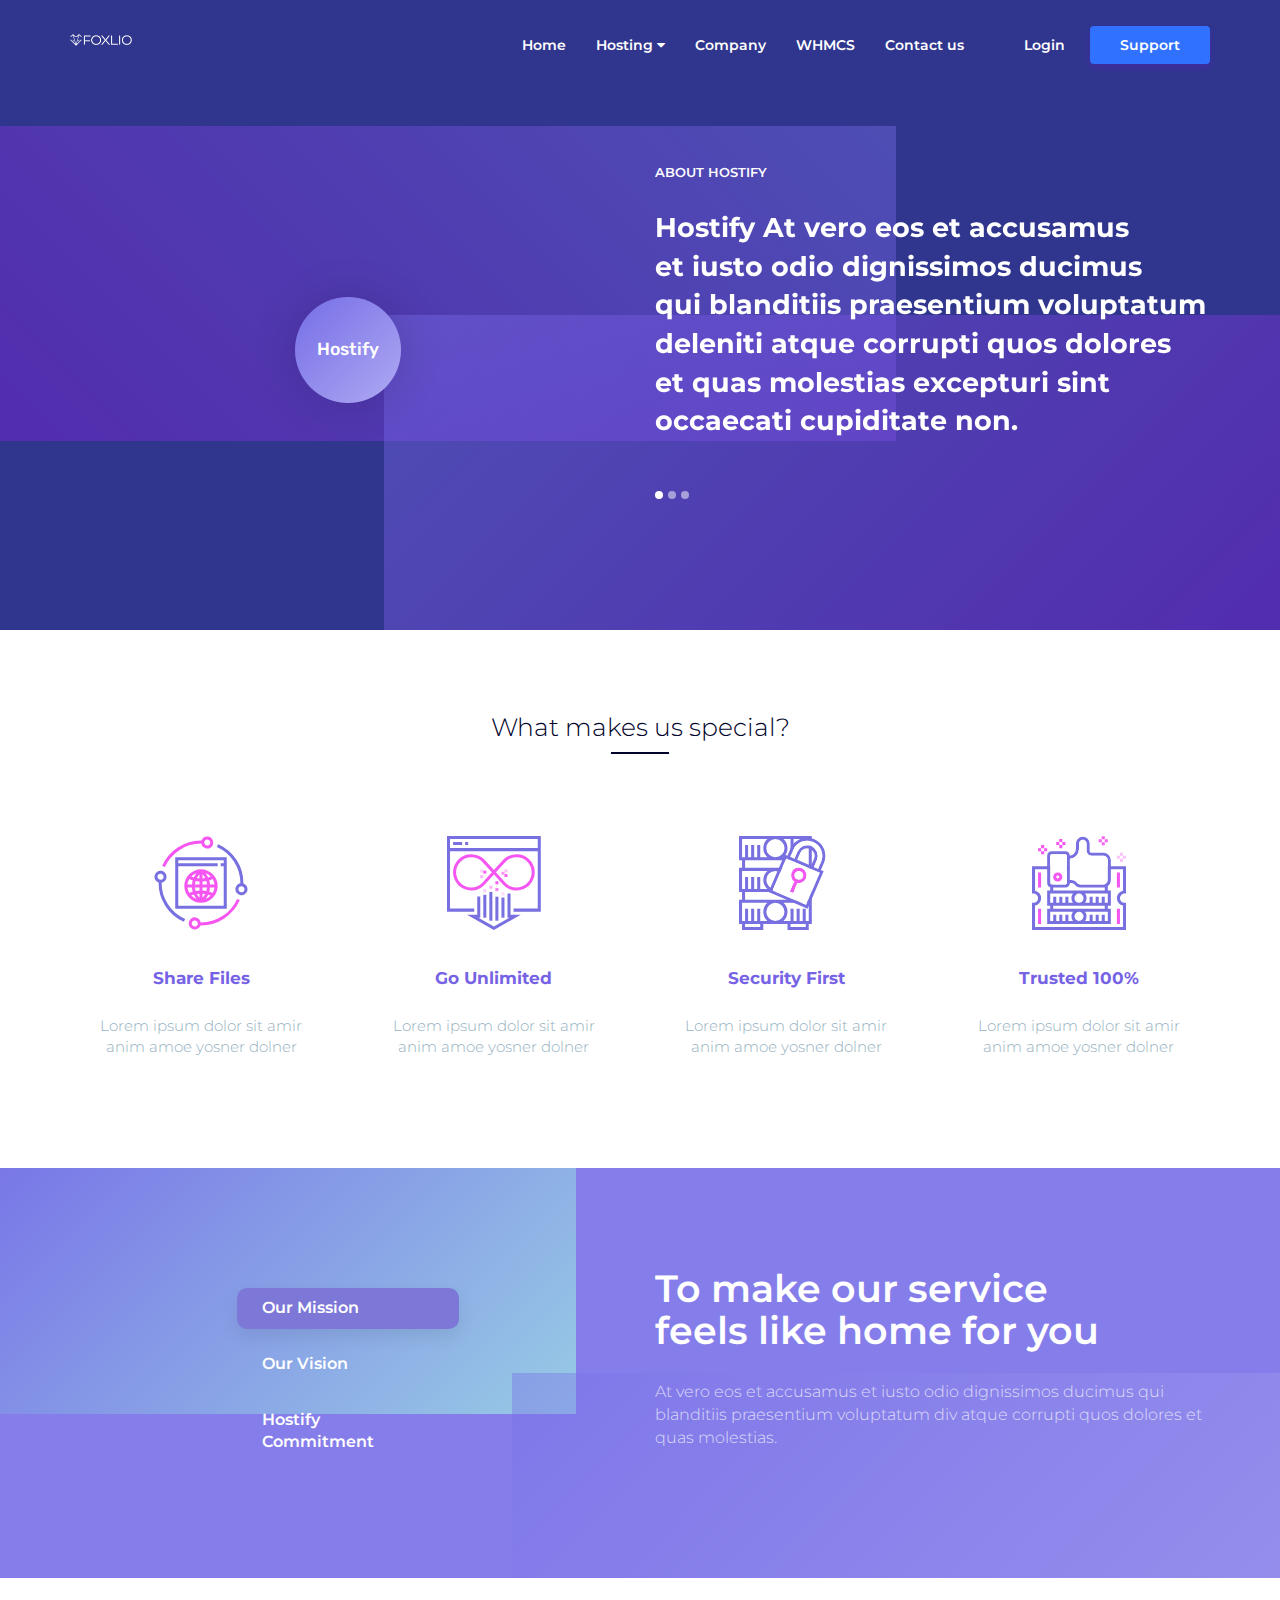
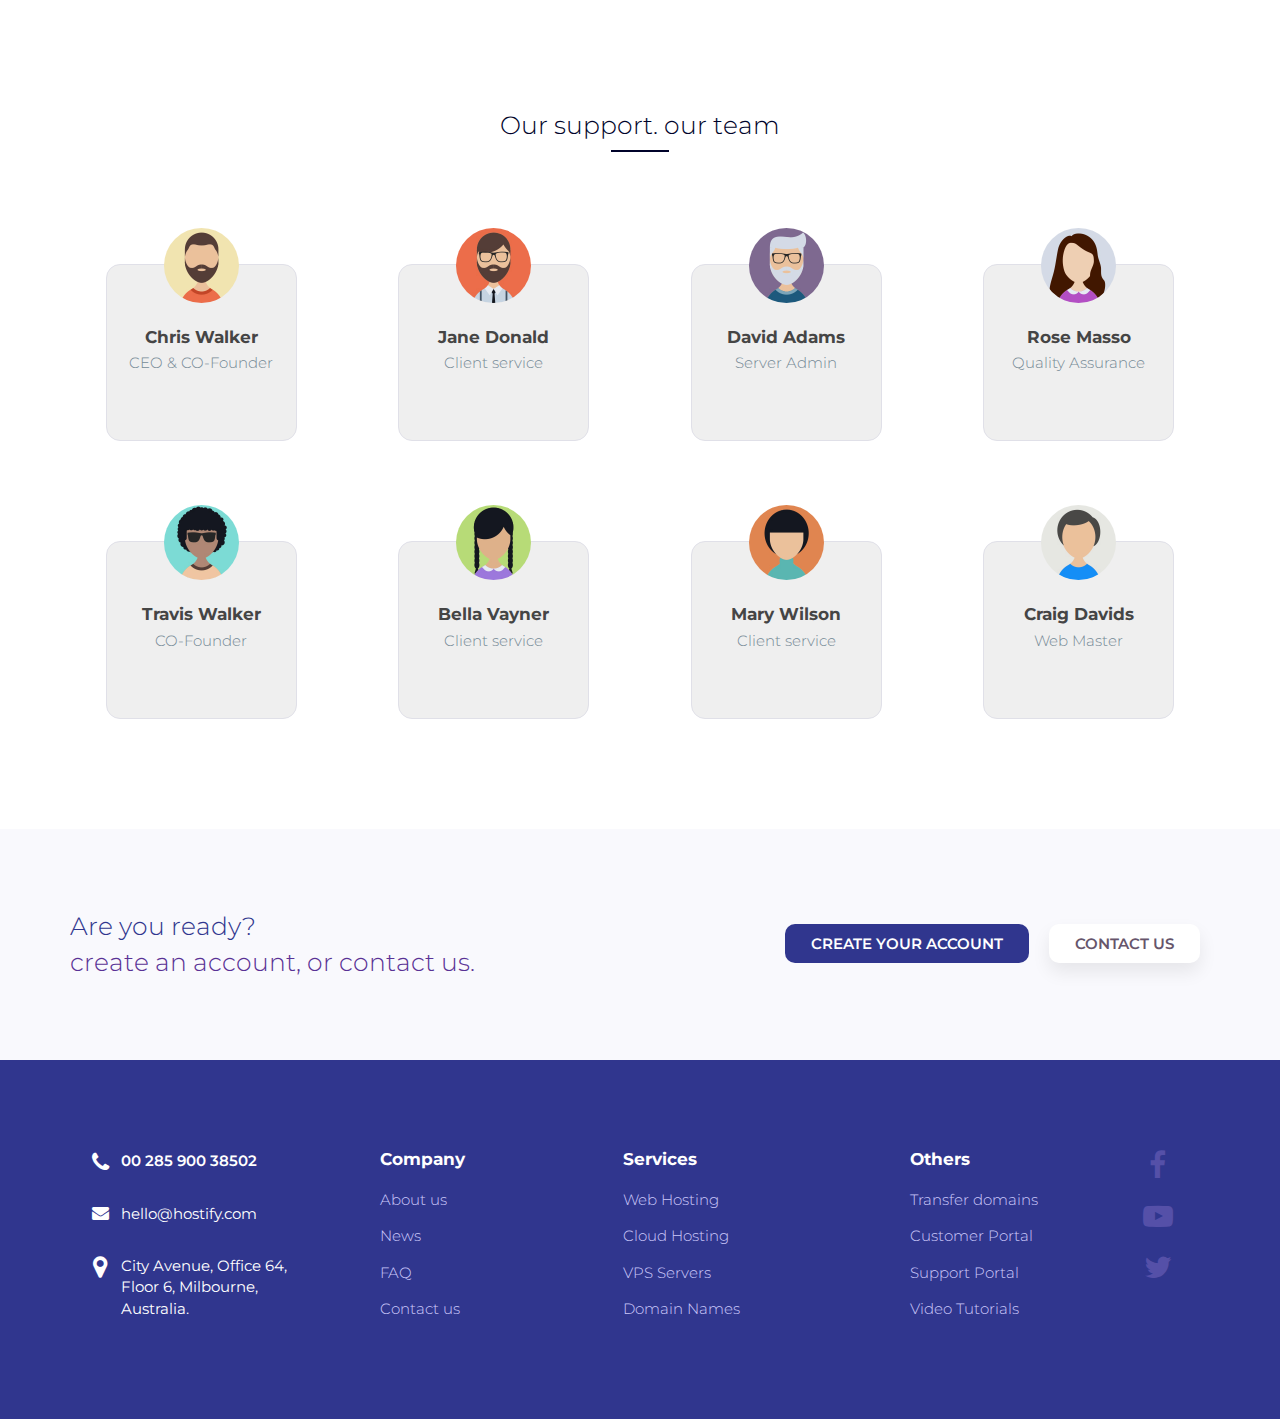
<file: about.html>
<!doctype html>
<html>
<head>
<meta charset="UTF-8">
<meta name="viewport" content="width=device-width, initial-scale=1.0,maximum-scale=1.0, user-scalable=no">
<title>Hostify</title>
<link rel="stylesheet" type="text/css" href="css/bootstrap.min.css">
<link rel="stylesheet" type="text/css" href="css/bootstrap-slider.min.css">
<link rel="stylesheet" type="text/css" href="css/font-awesome.min.css">
<link rel="stylesheet" type="text/css" href="css/slick.css">
<link rel="stylesheet" type="text/css" href="css/style.css">
</head>

<body>

<div id="header-holder" class="inner-header about-header">
    <div class="bg-custom">
        <div class="obj-gradiant1"></div>
        <div class="obj-gradiant2"></div>
    </div>
    <nav id="nav" class="navbar navbar-default navbar-full">
        <div class="container-fluid">
            <div class="container container-nav">
                <div class="row">
                    <div class="col-md-12">
                        <div class="navbar-header">
                            <button aria-expanded="false" type="button" class="navbar-toggle collapsed" data-toggle="collapse" data-target="#bs">
                                <span class="icon-bar"></span>
                                <span class="icon-bar"></span>
                                <span class="icon-bar"></span>
                            </button>
                            <a class="logo-holder" href="index.html">
                                <div class="logo" style="width:62px;height:18px"></div>
                            </a>
                        </div>
                        <div style="height: 1px;" role="main" aria-expanded="false" class="navbar-collapse collapse" id="bs">
                            <ul class="nav navbar-nav navbar-right">
                                <li><a href="index.html">Home</a></li>
                                <li class="dropdown">
                                    <a href="#pricing">Hosting <i class="fa fa-caret-down"></i></a>
                                    <ul class="dropdown-menu">
                                      <li><a href="cloudhosting.html">Cloud Hosting</a></li>
                                      <li><a href="webhosting.html">Web Hosting</a></li>
                                      <li><a href="vpshosting.html">VPS Servers</a></li>
                                    </ul>
                                </li>
                                <li><a href="about.html">Company</a></li>
                                <li><a href="#whmcs">WHMCS</a></li>
                                <li><a href="contact.html">Contact us</a></li>
                                <li><a class="login-button" href="signin.html">Login</a></li>
                                <li class="support-button-holder support-dropdown">
                                    <a class="support-button" href="#">Support</a>
                                    <ul class="dropdown-menu">
                                      <li><a href="#"><i class="fa fa-phone"></i>Toll-Free  08-197-435-01</a></li>
                                      <li><a href="#"><i class="fa fa-comments"></i>Start a Live Chat</a></li>
                                      <li><a href="#"><i class="fa fa-ticket"></i>Open a ticket</a></li>
                                      <li><a href="#"><i class="fa fa-book"></i>Knowledge base</a></li>
                                    </ul>
                                </li>
                            </ul>
                        </div>
                    </div>
                </div>
            </div>
        </div>
    </nav>
    <div id="page-head" class="container-fluid inner-page">
        <div class="container">
            <div class="row">
                <div class="col-md-6 text-center">
                    <div class="icons-animation-holder">
                        <div class="aicon aicon1"><img src="images/aicon1.png" alt=""></div>
                        <div class="aicon aicon2"><img src="images/aicon2.png" alt=""></div>
                        <div class="aicon aicon3"><img src="images/aicon3.png" alt=""></div>
                        <div class="aicon aicon4"><img src="images/aicon4.png" alt=""></div>
                        <div class="aicon aicon-main">
                            <svg xmlns="http://www.w3.org/2000/svg" xmlns:xlink="http://www.w3.org/1999/xlink" viewBox="0 0 134 38" width="124px" height="35px" class="logo">
                                <text kerning="auto" font-family="Rubik" fill="rgb(255, 255, 255)" transform="matrix( 11.051445195489, 0, 0, 11.0388026563729,0.08427829227281, 28.538802656373)" font-size="3.46px">Hostify</text>
                            </svg>
                        </div>
                    </div>
                </div>
                <div class="col-md-6 company-info-holder">
                    <h4>About Hostify</h4>
                    <div class="info-slider">
                        <div>
                            <div class="details-holder">
                                <p>Hostify At vero eos et accusamus<br>
                                    et iusto odio dignissimos ducimus<br>
                                    qui blanditiis praesentium voluptatum<br>
                                    deleniti atque corrupti quos dolores<br>
                                    et quas molestias excepturi sint<br>
                                    occaecati cupiditate non.</p>
                            </div>
                        </div>
                        <div>
                            <div class="details-holder">
                                <p>Hostify At vero eos et accusamus<br>
                                    et iusto odio dignissimos ducimus<br> 
                                    qui blanditiis praesentium voluptatum<br>
                                    deleniti atque corrupti quos dolores<br>
                                    et quas molestias excepturi sint<br>
                                    occaecati cupiditate non.</p>
                            </div>
                        </div>
                        <div>
                            <div class="details-holder">
                                <p>Hostify At vero eos et accusamus<br>
                                    et iusto odio dignissimos ducimus<br> 
                                    qui blanditiis praesentium voluptatum<br>
                                    deleniti atque corrupti quos dolores<br>
                                    et quas molestias excepturi sint<br>
                                    occaecati cupiditate non.</p>
                            </div>
                        </div>
                    </div>
                </div>
            </div>
        </div>
    </div>
</div>
<div id="ifeatures" class="container-fluid">
    <div class="container">
        <div class="row">
            <div class="col-md-12">
                <div class="row-title">What makes us special?</div>
            </div>
        </div>
        <div class="row">
            <div class="col-sm-6 col-md-3">
                <div class="feature-box">
                    <div class="feature-icon">
                        <img src="images/feature1.svg" alt="">
                    </div>
                    <div class="feature-title">Share Files</div>
                    <div class="feature-details">Lorem ipsum dolor sit amir anim
amoe yosner dolner </div>
                </div>
            </div>
            <div class="col-sm-6 col-md-3">
                <div class="feature-box">
                    <div class="feature-icon">
                        <img src="images/feature2.svg" alt="">
                    </div>
                    <div class="feature-title">Go Unlimited</div>
                    <div class="feature-details">Lorem ipsum dolor sit amir anim
amoe yosner dolner </div>
                </div>
            </div>
            <div class="col-sm-6 col-md-3">
                <div class="feature-box">
                    <div class="feature-icon">
                        <img src="images/feature3.svg" alt="">
                    </div>
                    <div class="feature-title">Security First</div>
                    <div class="feature-details">Lorem ipsum dolor sit amir anim
amoe yosner dolner </div>
                </div>
            </div>
            <div class="col-sm-6 col-md-3">
                <div class="feature-box">
                    <div class="feature-icon">
                        <img src="images/feature4.svg" alt="">
                    </div>
                    <div class="feature-title">Trusted 100%</div>
                    <div class="feature-details">Lorem ipsum dolor sit amir anim
amoe yosner dolner </div>
                </div>
            </div>
        </div>
    </div>
</div>
<div id="more-info" class="container-fluid">
    <div class="bg-custom">
        <div class="obj-gradiant1"></div>
        <div class="obj-gradiant2"></div>
    </div>
    <div class="container">
        <div class="row">
            <div class="col-md-6">
                <div class="links-holder">
                    <ul>
                        <li><div class="info-link opened" data-id="1">Our Mission</div></li>
                        <li><div class="info-link" data-id="2">Our Vision</div></li>
                        <li><div class="info-link" data-id="3">Hostify Commitment</div></li>
                    </ul>
                </div>
            </div>
            <div class="col-md-6">
                <div class="info-details-holder">
                    <div class="info-details info-d1 show-details">
                        <h1>To make our service<br>
                            feels like home for you</h1>
                        <p>At vero eos et accusamus et iusto odio dignissimos ducimus
qui blanditiis praesentium voluptatum div atque corrupti quos
dolores et quas molestias.</p>
                    </div>
                    <div class="info-details info-d2">
                        <h1>Sustainable Hosting<br>
                            only made for you</h1>
                        <p>At vero eos et accusamus et iusto odio dignissimos ducimus
qui blanditiis praesentium voluptatum div atque corrupti quos
dolores et quas molestias.</p>
                    </div>
                    <div class="info-details info-d3">
                        <h1>Guaranteed security<br>
                            for affordable price</h1>
                        <p>At vero eos et accusamus et iusto odio dignissimos ducimus
qui blanditiis praesentium voluptatum div atque corrupti quos
dolores et quas molestias.</p>
                    </div>       
                </div>
            </div>
        </div>
    </div>
</div>
<div id="team" class="container-fluid">
    <div class="container">
        <div class="row">
            <div class="col-md-12">
                <div class="row-title">Our support. our team</div>
            </div>
        </div>
        <div class="row team-holder">
            <div class="col-sm-6 col-md-3">
                <div class="person-box">
                    <div class="person-icon">
                        <div class="person-img"><img src="images/team1.jpg" alt="" /></div>
                    </div>
                    <div class="person-name">Chris Walker</div>
                    <div class="person-title">CEO & CO-Founder</div>
                    <div class="person-social">
                        <a href="#"><i class="fa fa-twitter"></i></a>
                        <a href="#"><i class="fa fa-instagram"></i></a>
                    </div>
                </div>
            </div>
            <div class="col-sm-6 col-md-3">
                <div class="person-box">
                    <div class="person-icon">
                        <div class="person-img"><img src="images/team2.jpg" alt="" /></div>
                    </div>
                    <div class="person-name">Jane Donald</div>
                    <div class="person-title">Client service</div>
                    <div class="person-social">
                        <a href="#"><i class="fa fa-twitter"></i></a>
                        <a href="#"><i class="fa fa-instagram"></i></a>
                    </div>
                </div>
            </div>
            <div class="col-sm-6 col-md-3">
                <div class="person-box">
                    <div class="person-icon">
                        <div class="person-img"><img src="images/team3.jpg" alt="" /></div>
                    </div>
                    <div class="person-name">David Adams</div>
                    <div class="person-title">Server Admin</div>
                    <div class="person-social">
                        <a href="#"><i class="fa fa-twitter"></i></a>
                        <a href="#"><i class="fa fa-instagram"></i></a>
                    </div>
                </div>
            </div>
            <div class="col-sm-6 col-md-3">
                <div class="person-box">
                    <div class="person-icon">
                        <div class="person-img"><img src="images/team4.jpg" alt="" /></div>
                    </div>
                    <div class="person-name">Rose Masso</div>
                    <div class="person-title">Quality Assurance</div>
                    <div class="person-social">
                        <a href="#"><i class="fa fa-twitter"></i></a>
                        <a href="#"><i class="fa fa-instagram"></i></a>
                    </div>
                </div>
            </div>
            <div class="col-sm-6 col-md-3">
                <div class="person-box">
                    <div class="person-icon">
                        <div class="person-img"><img src="images/team5.jpg" alt="" /></div>
                    </div>
                    <div class="person-name">Travis Walker</div>
                    <div class="person-title">CO-Founder</div>
                    <div class="person-social">
                        <a href="#"><i class="fa fa-twitter"></i></a>
                        <a href="#"><i class="fa fa-instagram"></i></a>
                    </div>
                </div>
            </div>
            <div class="col-sm-6 col-md-3">
                <div class="person-box">
                    <div class="person-icon">
                        <div class="person-img"><img src="images/team6.jpg" alt="" /></div>
                    </div>
                    <div class="person-name">Bella Vayner</div>
                    <div class="person-title">Client service</div>
                    <div class="person-social">
                        <a href="#"><i class="fa fa-twitter"></i></a>
                        <a href="#"><i class="fa fa-instagram"></i></a>
                    </div>
                </div>
            </div>
            <div class="col-sm-6 col-md-3">
                <div class="person-box">
                    <div class="person-icon">
                        <div class="person-img"><img src="images/team7.jpg" alt="" /></div>
                    </div>
                    <div class="person-name">Mary Wilson</div>
                    <div class="person-title">Client service</div>
                    <div class="person-social">
                        <a href="#"><i class="fa fa-twitter"></i></a>
                        <a href="#"><i class="fa fa-instagram"></i></a>
                    </div>
                </div>
            </div>
            <div class="col-sm-6 col-md-3">
                <div class="person-box">
                    <div class="person-icon">
                        <div class="person-img"><img src="images/team8.jpg" alt="" /></div>
                    </div>
                    <div class="person-name">Craig Davids</div>
                    <div class="person-title">Web Master</div>
                    <div class="person-social">
                        <a href="#"><i class="fa fa-twitter"></i></a>
                        <a href="#"><i class="fa fa-instagram"></i></a>
                    </div>
                </div>
            </div>
        </div>
    </div>
</div>
<div id="message1" class="container-fluid message-area normal-bg">
    <div class="container">
        <div class="row">
            <div class="col-sm-12 col-md-6">
                <div class="text-purple-light">Are you ready?</div>
                <div class="text-purple-dark">create an account, or contact us.</div>
            </div>
            <div class="col-sm-12 col-md-6">
                <div class="buttons-holder">
                    <a href="#" class="ybtn ybtn-purple">Create Your Account</a><a href="#" class="ybtn ybtn-white ybtn-shadow">Contact Us</a>
                </div>
            </div>
        </div>
    </div>
</div>
<div id="footer" class="container-fluid">
    <div class="container">
        <div class="row">
            <div class="col-xs-6 col-sm-4 col-md-3">
                <div class="address-holder">
                    <div class="phone"><i class="fa fa-phone"></i> 00 285 900 38502</div>
                    <div class="email"><i class="fa fa-envelope"></i> hello@hostify.com</div>
                    <div class="address">
                        <i class="fa fa-map-marker"></i> 
                        <div>City Avenue, Office 64,<br>
                            Floor 6,  Milbourne,<br>
                            Australia.</div>
                    </div>
                </div>
            </div>
            <div class="col-xs-6 col-sm-2 col-md-2">
                <div class="footer-menu-holder">
                    <h4>Company</h4>
                    <ul class="footer-menu">
                        <li><a href="about.html">About us</a></li>
                        <li><a href="blog.html">News</a></li>
                        <li><a href="faq.html">FAQ</a></li>
                        <li><a href="contact.html">Contact us</a></li>
                    </ul>
                </div>
            </div>
            <div class="col-xs-6 col-sm-2 col-md-3">
                <div class="footer-menu-holder">
                    <h4>Services</h4>
                    <ul class="footer-menu">
                        <li><a href="webhosting.html">Web Hosting</a></li>
                        <li><a href="cloudhosting.html">Cloud Hosting</a></li>
                        <li><a href="vpsservers.html">VPS Servers</a></li>
                        <li><a href="#">Domain Names</a></li>
                    </ul>
                </div>
            </div>
            <div class="col-xs-6 col-sm-3 col-md-3">
                <div class="footer-menu-holder">
                    <h4>Others</h4>
                    <ul class="footer-menu">
                        <li><a href="#">Transfer domains</a></li>
                        <li><a href="portal.html">Customer Portal</a></li>
                        <li><a href="#">Support Portal</a></li>
                        <li><a href="#">Video Tutorials</a></li>
                    </ul>
                </div>
            </div>
            <div class="col-xs-12 col-sm-1 col-md-1">
                <div class="social-menu-holder">
                    <ul class="social-menu">
                        <li><a href="#"><i class="fa fa-facebook"></i></a></li>
                        <li><a href="#"><i class="fa fa-youtube-play"></i></a></li>
                        <li><a href="#"><i class="fa fa-twitter"></i></a></li>
                    </ul>
                </div>
            </div>
        </div>
    </div>
</div>
<script src="js/jquery.min.js"></script>
<script src="js/bootstrap.min.js"></script>
<script src="js/bootstrap-slider.min.js"></script>
<script src="js/slick.min.js"></script>
<script src="js/main.js"></script>
</body>
</html>
</file>
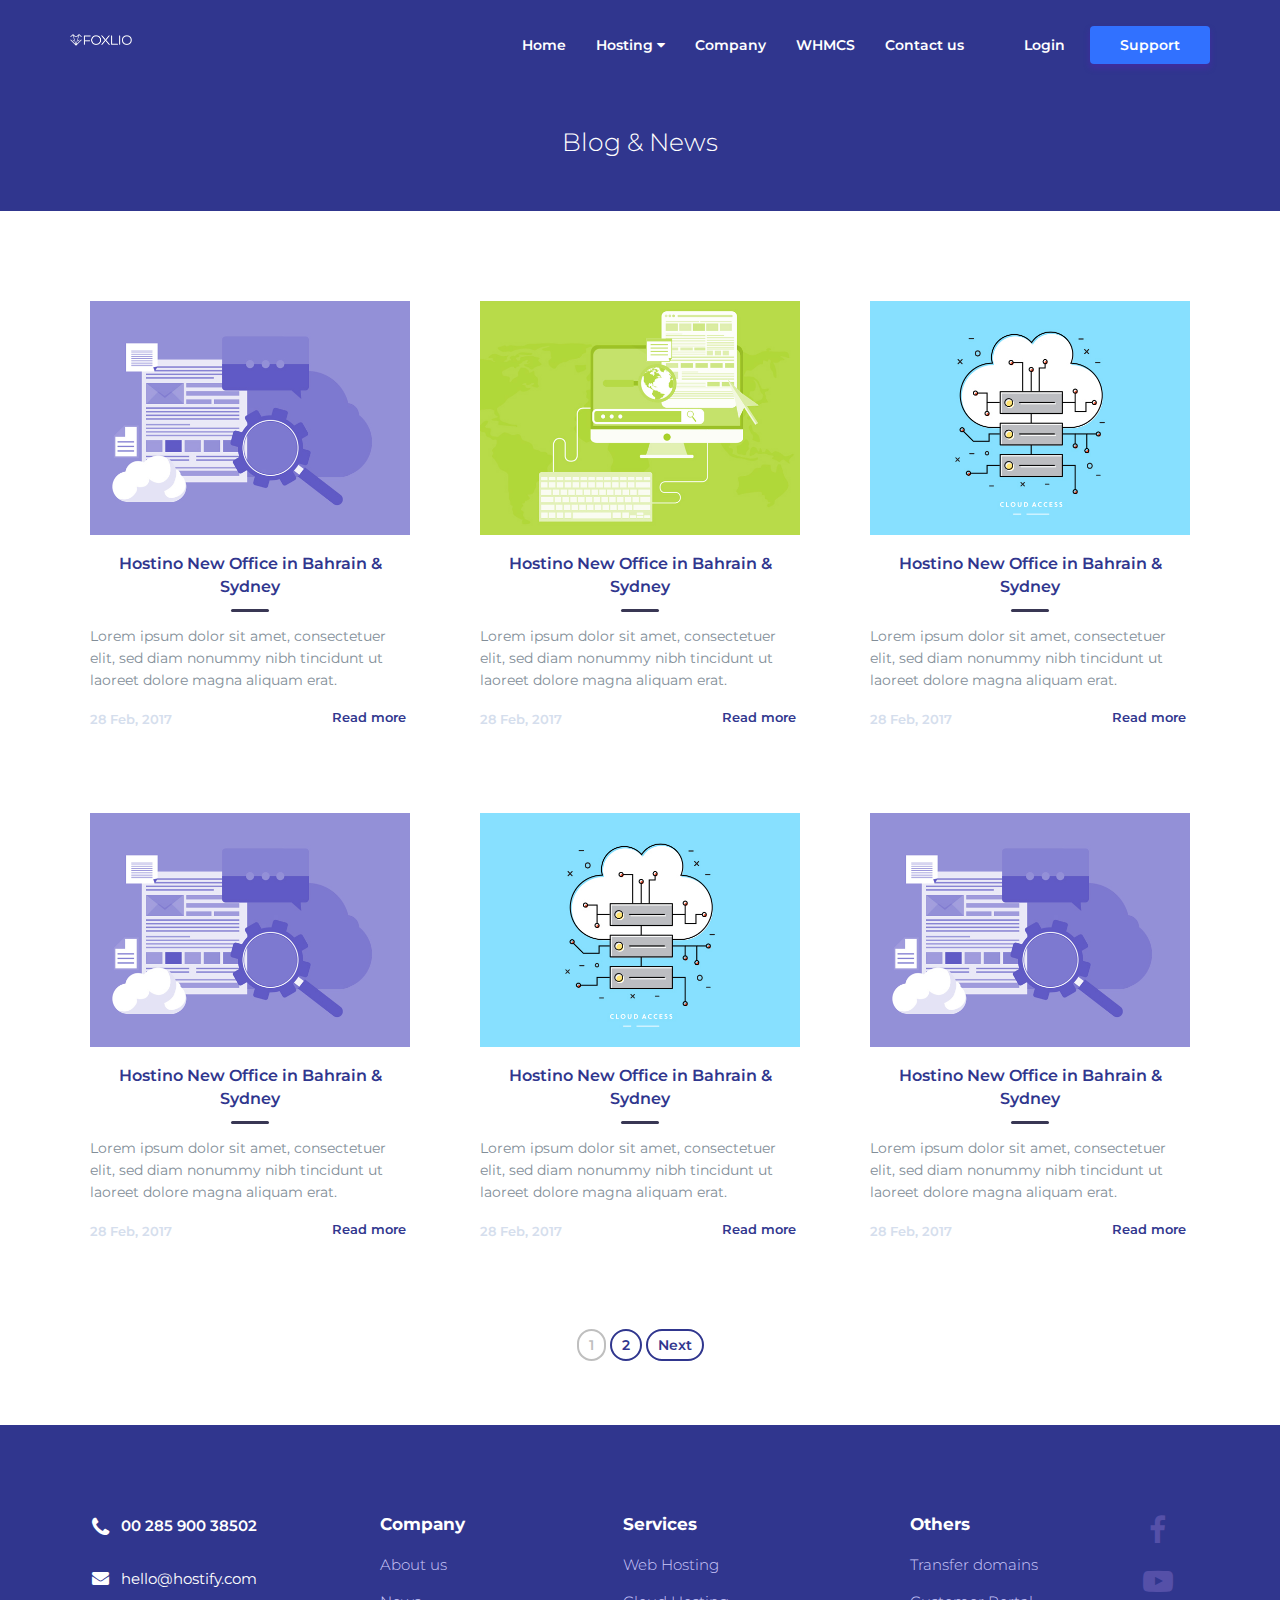
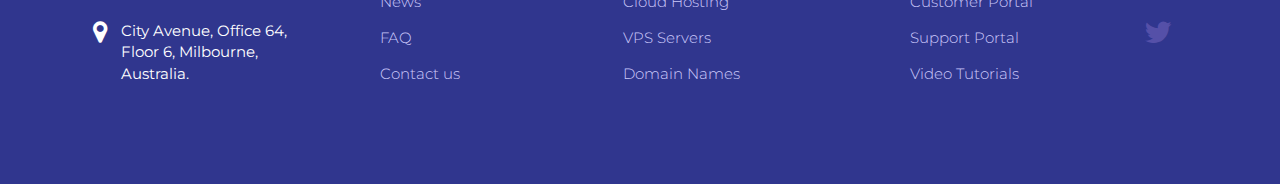
<file: blog.html>
<!doctype html>
<html>
<head>
<meta charset="UTF-8">
<meta name="viewport" content="width=device-width, initial-scale=1.0,maximum-scale=1.0, user-scalable=no">
<title>Hostify</title>
<link rel="stylesheet" type="text/css" href="css/bootstrap.min.css">
<link rel="stylesheet" type="text/css" href="css/bootstrap-slider.min.css">
<link rel="stylesheet" type="text/css" href="css/font-awesome.min.css">
<link rel="stylesheet" type="text/css" href="css/slick.css">
<link rel="stylesheet" type="text/css" href="css/style.css">
</head>

<body>

<div id="header-holder" class="inner-header">
    <div class="bg-animation"></div>
    <nav id="nav" class="navbar navbar-default navbar-full">
        <div class="container-fluid">
            <div class="container container-nav">
                <div class="row">
                    <div class="col-md-12">
                        <div class="navbar-header">
                            <button aria-expanded="false" type="button" class="navbar-toggle collapsed" data-toggle="collapse" data-target="#bs">
                                <span class="icon-bar"></span>
                                <span class="icon-bar"></span>
                                <span class="icon-bar"></span>
                            </button>
                            <a class="logo-holder" href="index.html">
                                <div class="logo" style="width:62px;height:18px"></div>
                            </a>
                        </div>
                        <div style="height: 1px;" role="main" aria-expanded="false" class="navbar-collapse collapse" id="bs">
                            <ul class="nav navbar-nav navbar-right">
                                <li><a href="index.html">Home</a></li>
                                <li class="dropdown">
                                    <a href="#pricing">Hosting <i class="fa fa-caret-down"></i></a>
                                    <ul class="dropdown-menu">
                                      <li><a href="cloudhosting.html">Cloud Hosting</a></li>
                                      <li><a href="webhosting.html">Web Hosting</a></li>
                                      <li><a href="vpshosting.html">VPS Servers</a></li>
                                    </ul>
                                </li>
                                <li><a href="about.html">Company</a></li>
                                <li><a href="#whmcs">WHMCS</a></li>
                                <li><a href="contact.html">Contact us</a></li>
                                <li><a class="login-button" href="signin.html">Login</a></li>
                                <li class="support-button-holder support-dropdown">
                                    <a class="support-button" href="#">Support</a>
                                    <ul class="dropdown-menu">
                                      <li><a href="#"><i class="fa fa-phone"></i>Toll-Free  08-197-435-01</a></li>
                                      <li><a href="#"><i class="fa fa-comments"></i>Start a Live Chat</a></li>
                                      <li><a href="#"><i class="fa fa-ticket"></i>Open a ticket</a></li>
                                      <li><a href="#"><i class="fa fa-book"></i>Knowledge base</a></li>
                                    </ul>
                                </li>
                            </ul>
                        </div>
                    </div>
                </div>
            </div>
        </div>
    </nav>
    <div id="page-head" class="container-fluid inner-page">
        <div class="container">
            <div class="row">
                <div class="col-md-12 text-center">
                    <div class="page-title">Blog & News</div>
                </div>
            </div>
        </div>
    </div>
</div>
<div id="articles" class="container-fluid">
    <div class="container">
        <div class="row">
            <div class="col-sm-6 col-md-4">
                <div class="article-summary">
                    <div class="article-img"><img src="images/article1.jpg" alt="" /></div>
                    <div class="article-title"><a href="post.html">Hostino New Office in Bahrain & Sydney</a></div>
                    <div class="article-text">Lorem ipsum dolor sit amet, consectetuer elit, sed diam nonummy nibh tincidunt ut laoreet dolore magna aliquam erat.
                    </div>
                    <div class="article-links row">
                        <div class="col-xs-6">
                            <div class="date-holder">
                                28 Feb, 2017
                            </div>
                        </div>
                        <div class="col-xs-6">
                            <div class="readmore-holder">
                                <a href="post.html" class="ybtn ybtn-small ybtn-purple-text">Read more</a>
                            </div>
                        </div>
                    </div>
                </div>
            </div>
            <div class="col-sm-6 col-md-4">
                <div class="article-summary">
                    <div class="article-img"><img src="images/article2.jpg" alt="" /></div>
                    <div class="article-title"><a href="post.html">Hostino New Office in Bahrain & Sydney</a></div>
                    <div class="article-text">Lorem ipsum dolor sit amet, consectetuer elit, sed diam nonummy nibh tincidunt ut laoreet dolore magna aliquam erat.
                    </div>
                    <div class="article-links row">
                        <div class="col-xs-6">
                            <div class="date-holder">
                                28 Feb, 2017
                            </div>
                        </div>
                        <div class="col-xs-6">
                            <div class="readmore-holder">
                                <a href="post.html" class="ybtn ybtn-small ybtn-purple-text">Read more</a>
                            </div>
                        </div>
                    </div>
                </div>
            </div>
            <div class="col-sm-6 col-md-4">
                <div class="article-summary">
                    <div class="article-img"><img src="images/article3.jpg" alt="" /></div>
                    <div class="article-title"><a href="post.html">Hostino New Office in Bahrain & Sydney</a></div>
                    <div class="article-text">Lorem ipsum dolor sit amet, consectetuer elit, sed diam nonummy nibh tincidunt ut laoreet dolore magna aliquam erat.
                    </div>
                    <div class="article-links row">
                        <div class="col-xs-6">
                            <div class="date-holder">
                                28 Feb, 2017
                            </div>
                        </div>
                        <div class="col-xs-6">
                            <div class="readmore-holder">
                                <a href="post.html" class="ybtn ybtn-small ybtn-purple-text">Read more</a>
                            </div>
                        </div>
                    </div>
                </div>
            </div>
            <div class="col-sm-6 col-md-4">
                <div class="article-summary">
                    <div class="article-img"><img src="images/article4.jpg" alt="" /></div>
                    <div class="article-title"><a href="post.html">Hostino New Office in Bahrain & Sydney</a></div>
                    <div class="article-text">Lorem ipsum dolor sit amet, consectetuer elit, sed diam nonummy nibh tincidunt ut laoreet dolore magna aliquam erat.
                    </div>
                    <div class="article-links row">
                        <div class="col-xs-6">
                            <div class="date-holder">
                                28 Feb, 2017
                            </div>
                        </div>
                        <div class="col-xs-6">
                            <div class="readmore-holder">
                                <a href="post.html" class="ybtn ybtn-small ybtn-purple-text">Read more</a>
                            </div>
                        </div>
                    </div>
                </div>
            </div>
            <div class="col-sm-6 col-md-4">
                <div class="article-summary">
                    <div class="article-img"><img src="images/article6.jpg" alt="" /></div>
                    <div class="article-title"><a href="post.html">Hostino New Office in Bahrain & Sydney</a></div>
                    <div class="article-text">Lorem ipsum dolor sit amet, consectetuer elit, sed diam nonummy nibh tincidunt ut laoreet dolore magna aliquam erat.
                    </div>
                    <div class="article-links row">
                        <div class="col-xs-6">
                            <div class="date-holder">
                                28 Feb, 2017
                            </div>
                        </div>
                        <div class="col-xs-6">
                            <div class="readmore-holder">
                                <a href="post.html" class="ybtn ybtn-small ybtn-purple-text">Read more</a>
                            </div>
                        </div>
                    </div>
                </div>
            </div>
            <div class="col-sm-6 col-md-4">
                <div class="article-summary">
                    <div class="article-img"><img src="images/article1.jpg" alt="" /></div>
                    <div class="article-title"><a href="post.html">Hostino New Office in Bahrain & Sydney</a></div>
                    <div class="article-text">Lorem ipsum dolor sit amet, consectetuer elit, sed diam nonummy nibh tincidunt ut laoreet dolore magna aliquam erat.
                    </div>
                    <div class="article-links row">
                        <div class="col-xs-6">
                            <div class="date-holder">
                                28 Feb, 2017
                            </div>
                        </div>
                        <div class="col-xs-6">
                            <div class="readmore-holder">
                                <a href="post.html" class="ybtn ybtn-small ybtn-purple-text">Read more</a>
                            </div>
                        </div>
                    </div>
                </div>
            </div>
            <div class="col-md-12">
                <div class="pagination">
                    <span class="current page-number">1</span>
                    <a class="page-number" href="#">2</a>
                    <a class="next page-number" href="#">Next</a>
                </div>
            </div>
        </div>  
    </div>
</div>
<div id="footer" class="container-fluid">
    <div class="container">
        <div class="row">
            <div class="col-xs-6 col-sm-4 col-md-3">
                <div class="address-holder">
                    <div class="phone"><i class="fa fa-phone"></i> 00 285 900 38502</div>
                    <div class="email"><i class="fa fa-envelope"></i> hello@hostify.com</div>
                    <div class="address">
                        <i class="fa fa-map-marker"></i> 
                        <div>City Avenue, Office 64,<br>
                            Floor 6,  Milbourne,<br>
                            Australia.</div>
                    </div>
                </div>
            </div>
            <div class="col-xs-6 col-sm-2 col-md-2">
                <div class="footer-menu-holder">
                    <h4>Company</h4>
                    <ul class="footer-menu">
                        <li><a href="about.html">About us</a></li>
                        <li><a href="blog.html">News</a></li>
                        <li><a href="faq.html">FAQ</a></li>
                        <li><a href="contact.html">Contact us</a></li>
                    </ul>
                </div>
            </div>
            <div class="col-xs-6 col-sm-2 col-md-3">
                <div class="footer-menu-holder">
                    <h4>Services</h4>
                    <ul class="footer-menu">
                        <li><a href="webhosting.html">Web Hosting</a></li>
                        <li><a href="cloudhosting.html">Cloud Hosting</a></li>
                        <li><a href="vpsservers.html">VPS Servers</a></li>
                        <li><a href="#">Domain Names</a></li>
                    </ul>
                </div>
            </div>
            <div class="col-xs-6 col-sm-3 col-md-3">
                <div class="footer-menu-holder">
                    <h4>Others</h4>
                    <ul class="footer-menu">
                        <li><a href="#">Transfer domains</a></li>
                        <li><a href="portal.html">Customer Portal</a></li>
                        <li><a href="#">Support Portal</a></li>
                        <li><a href="#">Video Tutorials</a></li>
                    </ul>
                </div>
            </div>
            <div class="col-xs-12 col-sm-1 col-md-1">
                <div class="social-menu-holder">
                    <ul class="social-menu">
                        <li><a href="#"><i class="fa fa-facebook"></i></a></li>
                        <li><a href="#"><i class="fa fa-youtube-play"></i></a></li>
                        <li><a href="#"><i class="fa fa-twitter"></i></a></li>
                    </ul>
                </div>
            </div>
        </div>
    </div>
</div>
<script src="js/jquery.min.js"></script>
<script src="js/bootstrap.min.js"></script>
<script src="js/bootstrap-slider.min.js"></script>
<script src="js/slick.min.js"></script>
<script src="js/main.js"></script>
</body>
</html>
</file>
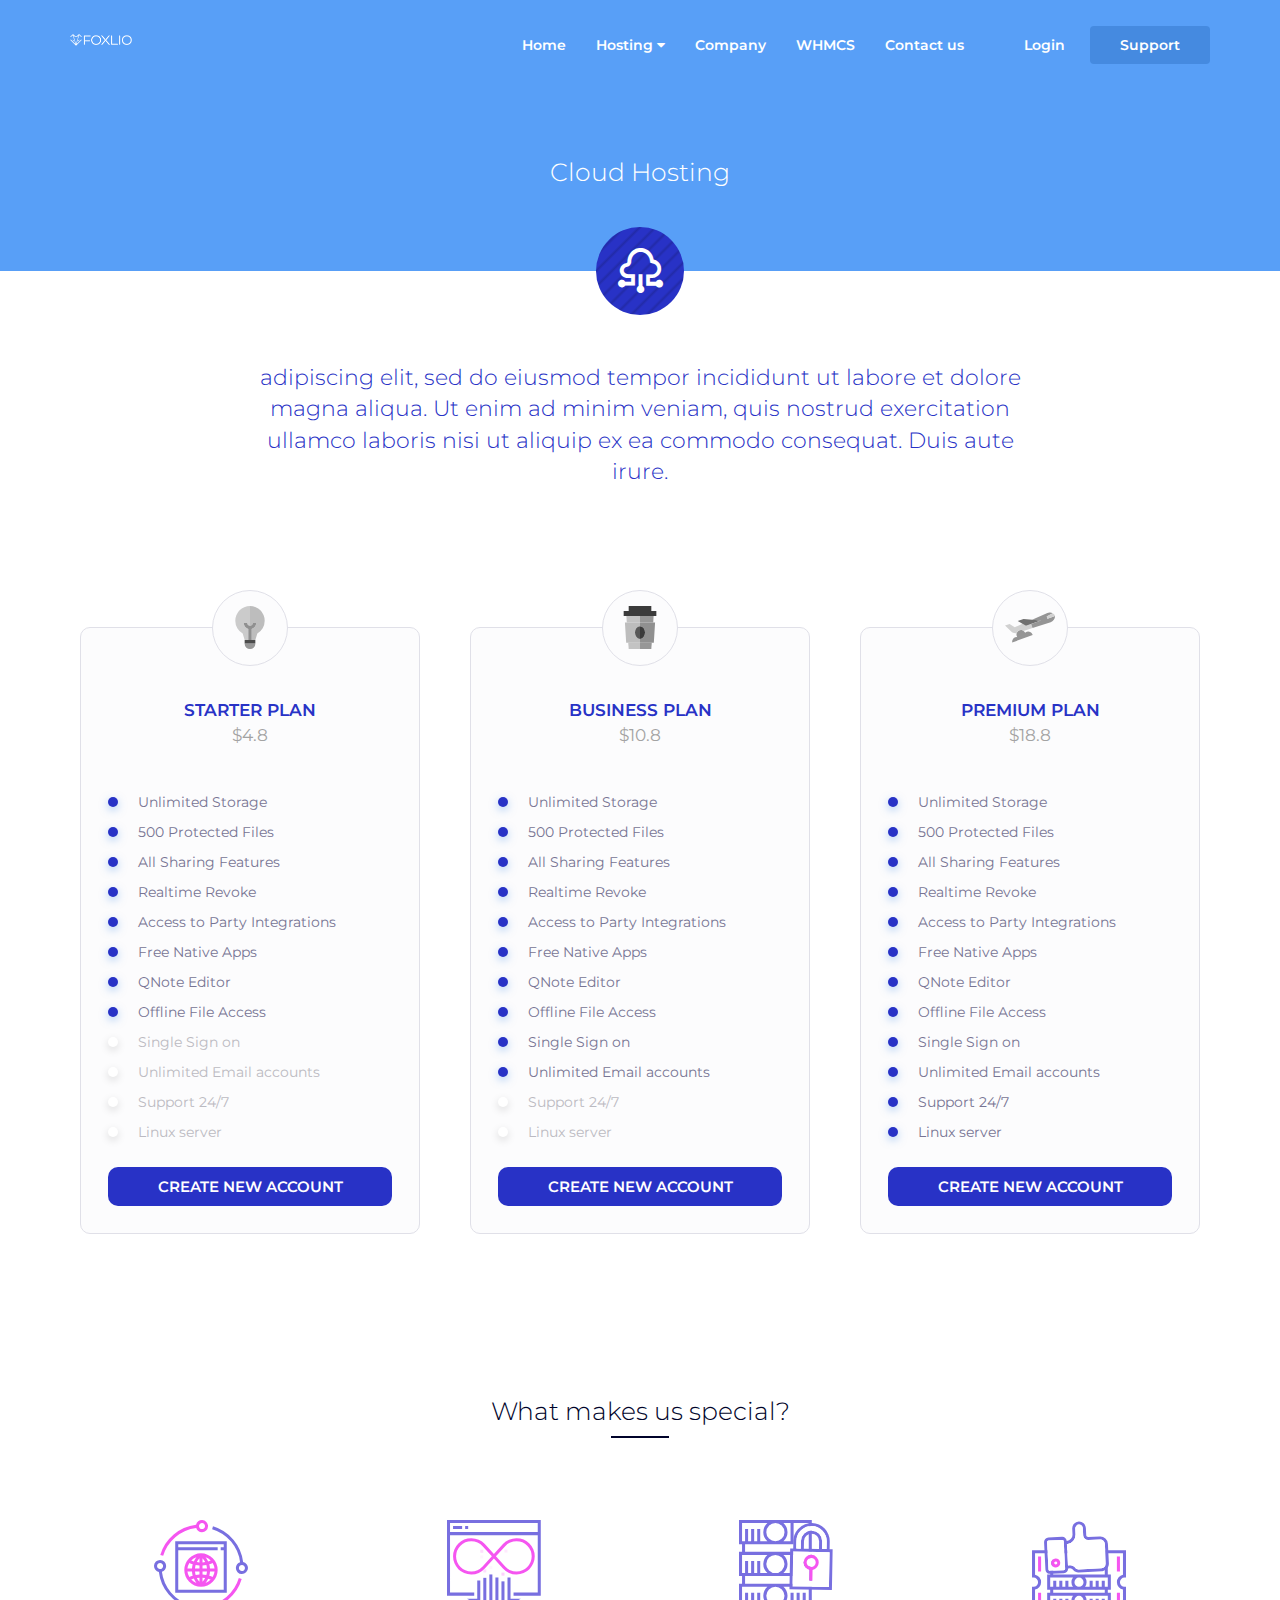
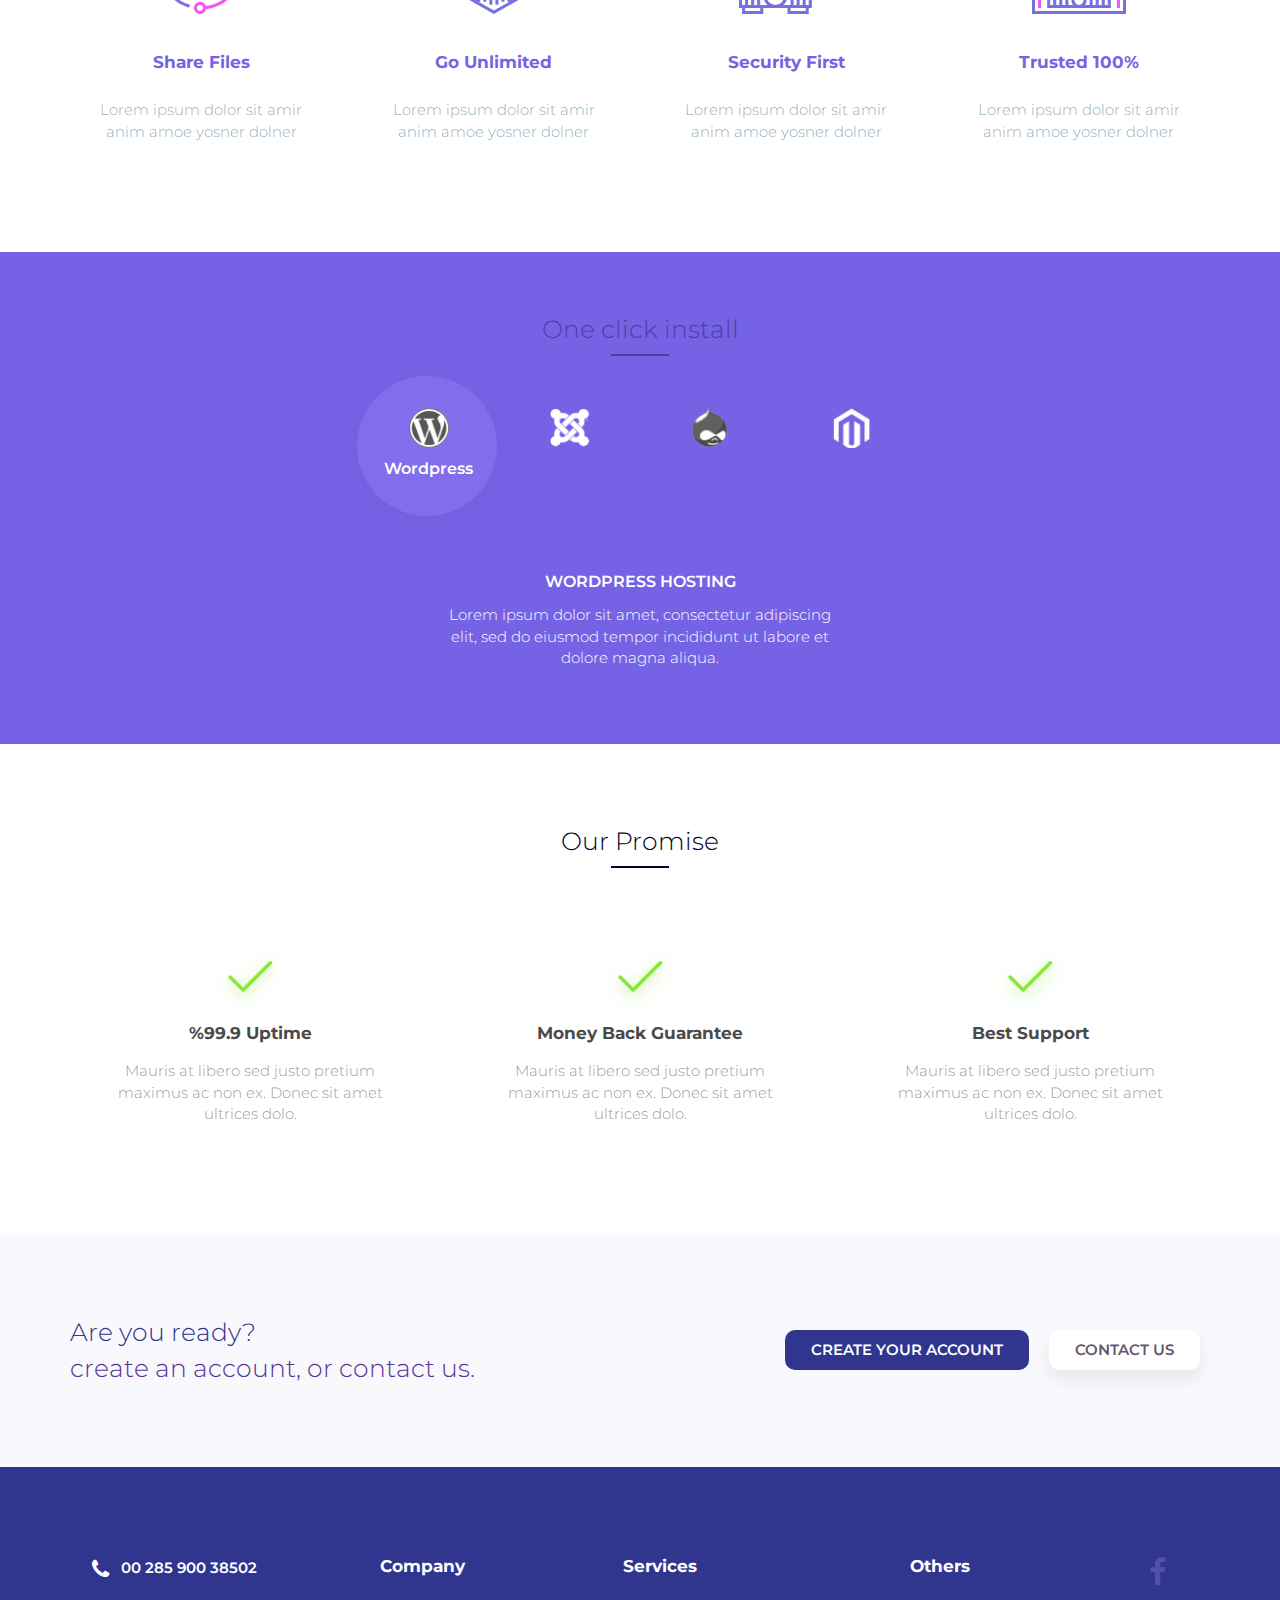
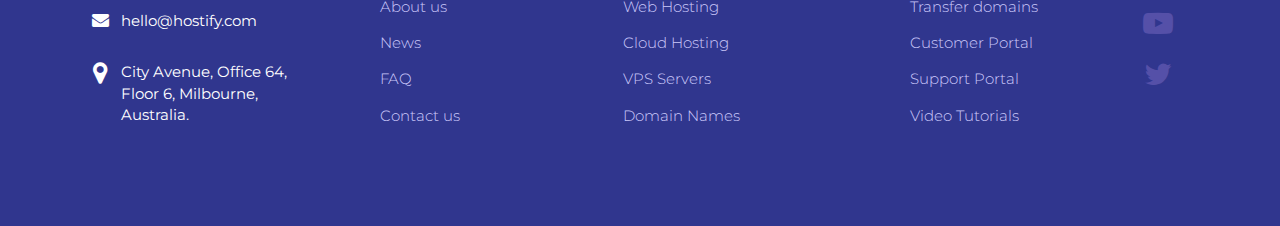
<file: cloudhosting.html>
<!doctype html>
<html>
<head>
<meta charset="UTF-8">
<meta name="viewport" content="width=device-width, initial-scale=1.0,maximum-scale=1.0, user-scalable=no">
<title>Hostify</title>
<link rel="stylesheet" type="text/css" href="css/bootstrap.min.css">
<link rel="stylesheet" type="text/css" href="css/bootstrap-slider.min.css">
<link rel="stylesheet" type="text/css" href="css/font-awesome.min.css">
<link rel="stylesheet" type="text/css" href="css/slick.css">
<link rel="stylesheet" type="text/css" href="css/style.css">
</head>

<body>

<div id="header-holder" class="inner-header blue-header web-hosting-page">
    <nav id="nav" class="navbar navbar-default navbar-full">
        <div class="container-fluid">
            <div class="container container-nav">
                <div class="row">
                    <div class="col-md-12">
                        <div class="navbar-header">
                            <button aria-expanded="false" type="button" class="navbar-toggle collapsed" data-toggle="collapse" data-target="#bs">
                                <span class="icon-bar"></span>
                                <span class="icon-bar"></span>
                                <span class="icon-bar"></span>
                            </button>
                            <a class="logo-holder" href="index.html">
                                <div class="logo" style="width:62px;height:18px"></div>
                            </a>
                        </div>
                        <div style="height: 1px;" role="main" aria-expanded="false" class="navbar-collapse collapse" id="bs">
                            <ul class="nav navbar-nav navbar-right">
                                <li><a href="index.html">Home</a></li>
                                <li class="dropdown">
                                    <a href="#pricing">Hosting <i class="fa fa-caret-down"></i></a>
                                    <ul class="dropdown-menu">
                                      <li><a href="cloudhosting.html">Cloud Hosting</a></li>
                                      <li><a href="webhosting.html">Web Hosting</a></li>
                                      <li><a href="vpshosting.html">VPS Servers</a></li>
                                    </ul>
                                </li>
                                <li><a href="about.html">Company</a></li>
                                <li><a href="#whmcs">WHMCS</a></li>
                                <li><a href="contact.html">Contact us</a></li>
                                <li><a class="login-button" href="signin.html">Login</a></li>
                                <li class="support-button-holder support-dropdown">
                                    <a class="support-button" href="#">Support</a>
                                    <ul class="dropdown-menu">
                                      <li><a href="#"><i class="fa fa-phone"></i>Toll-Free  08-197-435-01</a></li>
                                      <li><a href="#"><i class="fa fa-comments"></i>Start a Live Chat</a></li>
                                      <li><a href="#"><i class="fa fa-ticket"></i>Open a ticket</a></li>
                                      <li><a href="#"><i class="fa fa-book"></i>Knowledge base</a></li>
                                    </ul>
                                </li>
                            </ul>
                        </div>
                    </div>
                </div>
            </div>
        </div>
    </nav>
    <div id="page-head" class="container-fluid inner-page">
        <div class="container">
            <div class="row">
                <div class="col-md-12 text-center">
                    <div class="page-title">Cloud Hosting</div>
                </div>
            </div>
        </div>
    </div>
</div>
<div id="page-icon" class="container-fluid">
    <div class="container">
        <div class="row">
            <div class="col-md-12 text-center">
                <div class="pricing-icon pricing-color2">
                    <div class="special-gradiant"></div>
                    <i class="htfy htfy-cloud"></i>
                </div>
            </div>
        </div>
    </div>
</div>
<div id="h-info" class="container-fluid">
    <div class="container">
        <div class="row">
            <div class="col-md-12">
                <div class="info-text blue-text">adipiscing elit, sed do eiusmod tempor incididunt ut labore et dolore magna aliqua. Ut enim ad minim veniam, quis nostrud exercitation ullamco laboris nisi ut aliquip ex ea commodo consequat. Duis aute irure.</div>
            </div>
        </div>
    </div>
</div>
<div id="pricing" class="container-fluid">
    <div class="container">
        <div class="row">
            <div class="col-sm-6 col-md-4">
                <div class="pricing-box pricing-box-simple pricing-color2">
                    <div class="pricing-content">
                        <div class="pricing-icon">
                            <img src="images/pricing1.svg" alt="">
                        </div>
                        <div class="pricing-title">Starter Plan</div>
                        <div class="pricing-price">$4.8</div>
                        <div class="pricing-details">
                            <ul>
                                <li>Unlimited Storage</li>
                                <li>500 Protected Files</li>
                                <li>All Sharing Features</li>
                                <li>Realtime Revoke</li>
                                <li>Access to Party Integrations</li>
                                <li>Free Native Apps</li>
                                <li>QNote Editor</li>
                                <li>Offline File Access</li>
                                <li class="not-included">Single Sign on</li>
                                <li class="not-included">Unlimited Email accounts</li>
                                <li class="not-included">Support 24/7</li>
                                <li class="not-included">Linux server</li>
                            </ul>
                        </div>
                        <div class="pricing-link">
                            <a class="ybtn" href="#">Create New Account</a>
                        </div>
                    </div>
                </div>
            </div>
            <div class="col-sm-6 col-md-4">
                <div class="pricing-box pricing-box-simple pricing-color2">
                    <div class="pricing-content">
                        <div class="pricing-icon">
                            <img src="images/pricing2.svg" alt="">
                        </div>
                        <div class="pricing-title">Business Plan</div>
                        <div class="pricing-price">$10.8</div>
                        <div class="pricing-details">
                            <ul>
                                <li>Unlimited Storage</li>
                                <li>500 Protected Files</li>
                                <li>All Sharing Features</li>
                                <li>Realtime Revoke</li>
                                <li>Access to Party Integrations</li>
                                <li>Free Native Apps</li>
                                <li>QNote Editor</li>
                                <li>Offline File Access</li>
                                <li>Single Sign on</li>
                                <li>Unlimited Email accounts</li>
                                <li class="not-included">Support 24/7</li>
                                <li class="not-included">Linux server</li>
                            </ul>
                        </div>
                        <div class="pricing-link">
                            <a class="ybtn" href="#">Create New Account</a>
                        </div>
                    </div>
                </div>
            </div>
            <div class="col-sm-12 col-md-4">
                <div class="pricing-box pricing-box-simple pricing-color2">
                    <div class="pricing-content">
                        <div class="pricing-icon">
                            <img src="images/pricing3.svg" alt="">
                        </div>
                        <div class="pricing-title">Premium Plan</div>
                        <div class="pricing-price">$18.8</div>
                        <div class="pricing-details">
                            <ul>
                                <li>Unlimited Storage</li>
                                <li>500 Protected Files</li>
                                <li>All Sharing Features</li>
                                <li>Realtime Revoke</li>
                                <li>Access to Party Integrations</li>
                                <li>Free Native Apps</li>
                                <li>QNote Editor</li>
                                <li>Offline File Access</li>
                                <li>Single Sign on</li>
                                <li>Unlimited Email accounts</li>
                                <li>Support 24/7</li>
                                <li>Linux server</li>
                            </ul>
                        </div>
                        <div class="pricing-link">
                            <a class="ybtn" href="#">Create New Account</a>
                        </div>
                    </div>
                </div>
            </div>
        </div>
    </div>
</div>
<div id="ifeatures" class="container-fluid">
    <div class="container">
        <div class="row">
            <div class="col-md-12">
                <div class="row-title">What makes us special?</div>
            </div>
        </div>
        <div class="row">
            <div class="col-sm-6 col-md-3">
                <div class="feature-box">
                    <div class="feature-icon">
                        <img src="images/feature1.svg" alt="">
                    </div>
                    <div class="feature-title">Share Files</div>
                    <div class="feature-details">Lorem ipsum dolor sit amir anim
amoe yosner dolner </div>
                </div>
            </div>
            <div class="col-sm-6 col-md-3">
                <div class="feature-box">
                    <div class="feature-icon">
                        <img src="images/feature2.svg" alt="">
                    </div>
                    <div class="feature-title">Go Unlimited</div>
                    <div class="feature-details">Lorem ipsum dolor sit amir anim
amoe yosner dolner </div>
                </div>
            </div>
            <div class="col-sm-6 col-md-3">
                <div class="feature-box">
                    <div class="feature-icon">
                        <img src="images/feature3.svg" alt="">
                    </div>
                    <div class="feature-title">Security First</div>
                    <div class="feature-details">Lorem ipsum dolor sit amir anim
amoe yosner dolner </div>
                </div>
            </div>
            <div class="col-sm-6 col-md-3">
                <div class="feature-box">
                    <div class="feature-icon">
                        <img src="images/feature4.svg" alt="">
                    </div>
                    <div class="feature-title">Trusted 100%</div>
                    <div class="feature-details">Lorem ipsum dolor sit amir anim
amoe yosner dolner </div>
                </div>
            </div>
        </div>
    </div>
</div>
<div id="apps" class="container-fluid">
    <div class="container">
        <div class="row">
            <div class="col-md-12">
                <div class="row-title">One click install</div>
            </div>
        </div>
        <div class="row">
            <div class="col-md-12">
                <div class="apps-holder">
                    <div class="apps-links-holder">
                        <div class="app-icon-holder app-icon-holder1 opened" data-id="1">
                            <div class="app-icon"><img class="grayscale" src="images/wordpress.png" alt="wordpress"></div>
                            <div class="app-title">Wordpress</div>
                        </div>
                        <div class="app-icon-holder app-icon-holder2" data-id="2">
                            <div class="app-icon"><img class="brightness" src="images/joomla.png" alt="joomla"></div>
                            <div class="app-title">Joomla</div>
                        </div>
                        <div class="app-icon-holder app-icon-holder3" data-id="3">
                            <div class="app-icon"><img class="grayscale" src="images/drupal.png" alt="drupal"></div>
                            <div class="app-title">Drupal</div>
                        </div>
                        <div class="app-icon-holder app-icon-holder4" data-id="4">
                            <div class="app-icon"><img class="brightness" src="images/magento.png" alt="magento"></div>
                            <div class="app-title">Magento</div>
                        </div>
                    </div>
                    <div class="apps-details-holder">
                        <div class="app-details">
                            <div class="app-details1 show-details">
                                <div class="app-title">Wordpress Hosting</div>
                                <div class="app-text">Lorem ipsum dolor sit amet, consectetur adipiscing elit, sed do eiusmod tempor incididunt ut labore et dolore magna aliqua.</div>
                            </div>
                            <div class="app-details2">
                                <div class="app-title">Joomla Hosting</div>
                                <div class="app-text">Ut enim ad minim veniam, quis nostrud exercitation ullamco laboris nisi ut aliquip ex ea commodo consequat.</div>
                            </div>
                            <div class="app-details3">
                                <div class="app-title">Drupal Hosting</div>
                                <div class="app-text">Sed ut perspiciatis unde omnis iste natus error sit voluptatem accusantium doloremque laudantium, totam rem aperiam.</div>
                            </div>
                            <div class="app-details4">
                                <div class="app-title">Magento Hosting</div>
                                <div class="app-text">emo enim ipsam voluptatem quia voluptas sit aspernatur aut odit aut fugit, mo enim ipsam voluptatem quia voluptas sit.</div>
                            </div>
                        </div>
                    </div>
                </div>
            </div>
        </div>
    </div>
</div>
<div id="more-features" class="container-fluid">
    <div class="container">
        <div class="row">
            <div class="col-md-12">
                <div class="row-title">Our Promise</div>
            </div>
        </div>
        <div class="row">
            <div class="col-sm-6 col-md-4">
                <div class="mfeature-box">
                    <div class="mfeature-icon">
                        <i class="htfy htfy-tick"></i>
                    </div>
                    <div class="mfeature-title">%99.9 Uptime</div>
                    <div class="mfeature-details">Mauris at libero sed justo pretium maximus ac non ex. Donec sit amet ultrices dolo.</div>
                </div>
            </div>
            <div class="col-sm-6 col-md-4">
                <div class="mfeature-box">
                    <div class="mfeature-icon">
                        <i class="htfy htfy-tick"></i>
                    </div>
                    <div class="mfeature-title">Money Back Guarantee</div>
                    <div class="mfeature-details">Mauris at libero sed justo pretium maximus ac non ex. Donec sit amet ultrices dolo.</div>
                </div>
            </div>
            <div class="col-sm-12 col-md-4">
                <div class="mfeature-box">
                    <div class="mfeature-icon">
                        <i class="htfy htfy-tick"></i>
                    </div>
                    <div class="mfeature-title">Best Support</div>
                    <div class="mfeature-details">Mauris at libero sed justo pretium maximus ac non ex. Donec sit amet ultrices dolo.</div>
                </div>
            </div>
        </div>
    </div>
</div>
<div id="message1" class="container-fluid message-area normal-bg">
    <div class="container">
        <div class="row">
            <div class="col-sm-12 col-md-6">
                <div class="text-purple-light">Are you ready?</div>
                <div class="text-purple-dark">create an account, or contact us.</div>
            </div>
            <div class="col-sm-12 col-md-6">
                <div class="buttons-holder">
                    <a href="#" class="ybtn ybtn-purple">Create Your Account</a><a href="#" class="ybtn ybtn-white ybtn-shadow">Contact Us</a>
                </div>
            </div>
        </div>
    </div>
</div>
<div id="footer" class="container-fluid">
    <div class="container">
        <div class="row">
            <div class="col-xs-6 col-sm-4 col-md-3">
                <div class="address-holder">
                    <div class="phone"><i class="fa fa-phone"></i> 00 285 900 38502</div>
                    <div class="email"><i class="fa fa-envelope"></i> hello@hostify.com</div>
                    <div class="address">
                        <i class="fa fa-map-marker"></i> 
                        <div>City Avenue, Office 64,<br>
                            Floor 6,  Milbourne,<br>
                            Australia.</div>
                    </div>
                </div>
            </div>
            <div class="col-xs-6 col-sm-2 col-md-2">
                <div class="footer-menu-holder">
                    <h4>Company</h4>
                    <ul class="footer-menu">
                        <li><a href="about.html">About us</a></li>
                        <li><a href="blog.html">News</a></li>
                        <li><a href="faq.html">FAQ</a></li>
                        <li><a href="contact.html">Contact us</a></li>
                    </ul>
                </div>
            </div>
            <div class="col-xs-6 col-sm-2 col-md-3">
                <div class="footer-menu-holder">
                    <h4>Services</h4>
                    <ul class="footer-menu">
                        <li><a href="webhosting.html">Web Hosting</a></li>
                        <li><a href="cloudhosting.html">Cloud Hosting</a></li>
                        <li><a href="vpsservers.html">VPS Servers</a></li>
                        <li><a href="#">Domain Names</a></li>
                    </ul>
                </div>
            </div>
            <div class="col-xs-6 col-sm-3 col-md-3">
                <div class="footer-menu-holder">
                    <h4>Others</h4>
                    <ul class="footer-menu">
                        <li><a href="#">Transfer domains</a></li>
                        <li><a href="portal.html">Customer Portal</a></li>
                        <li><a href="#">Support Portal</a></li>
                        <li><a href="#">Video Tutorials</a></li>
                    </ul>
                </div>
            </div>
            <div class="col-xs-12 col-sm-1 col-md-1">
                <div class="social-menu-holder">
                    <ul class="social-menu">
                        <li><a href="#"><i class="fa fa-facebook"></i></a></li>
                        <li><a href="#"><i class="fa fa-youtube-play"></i></a></li>
                        <li><a href="#"><i class="fa fa-twitter"></i></a></li>
                    </ul>
                </div>
            </div>
        </div>
    </div>
</div>
<script src="js/jquery.min.js"></script>
<script src="js/bootstrap.min.js"></script>
<script src="js/bootstrap-slider.min.js"></script>
<script src="js/slick.min.js"></script>
<script src="js/main.js"></script>
</body>
</html>
</file>
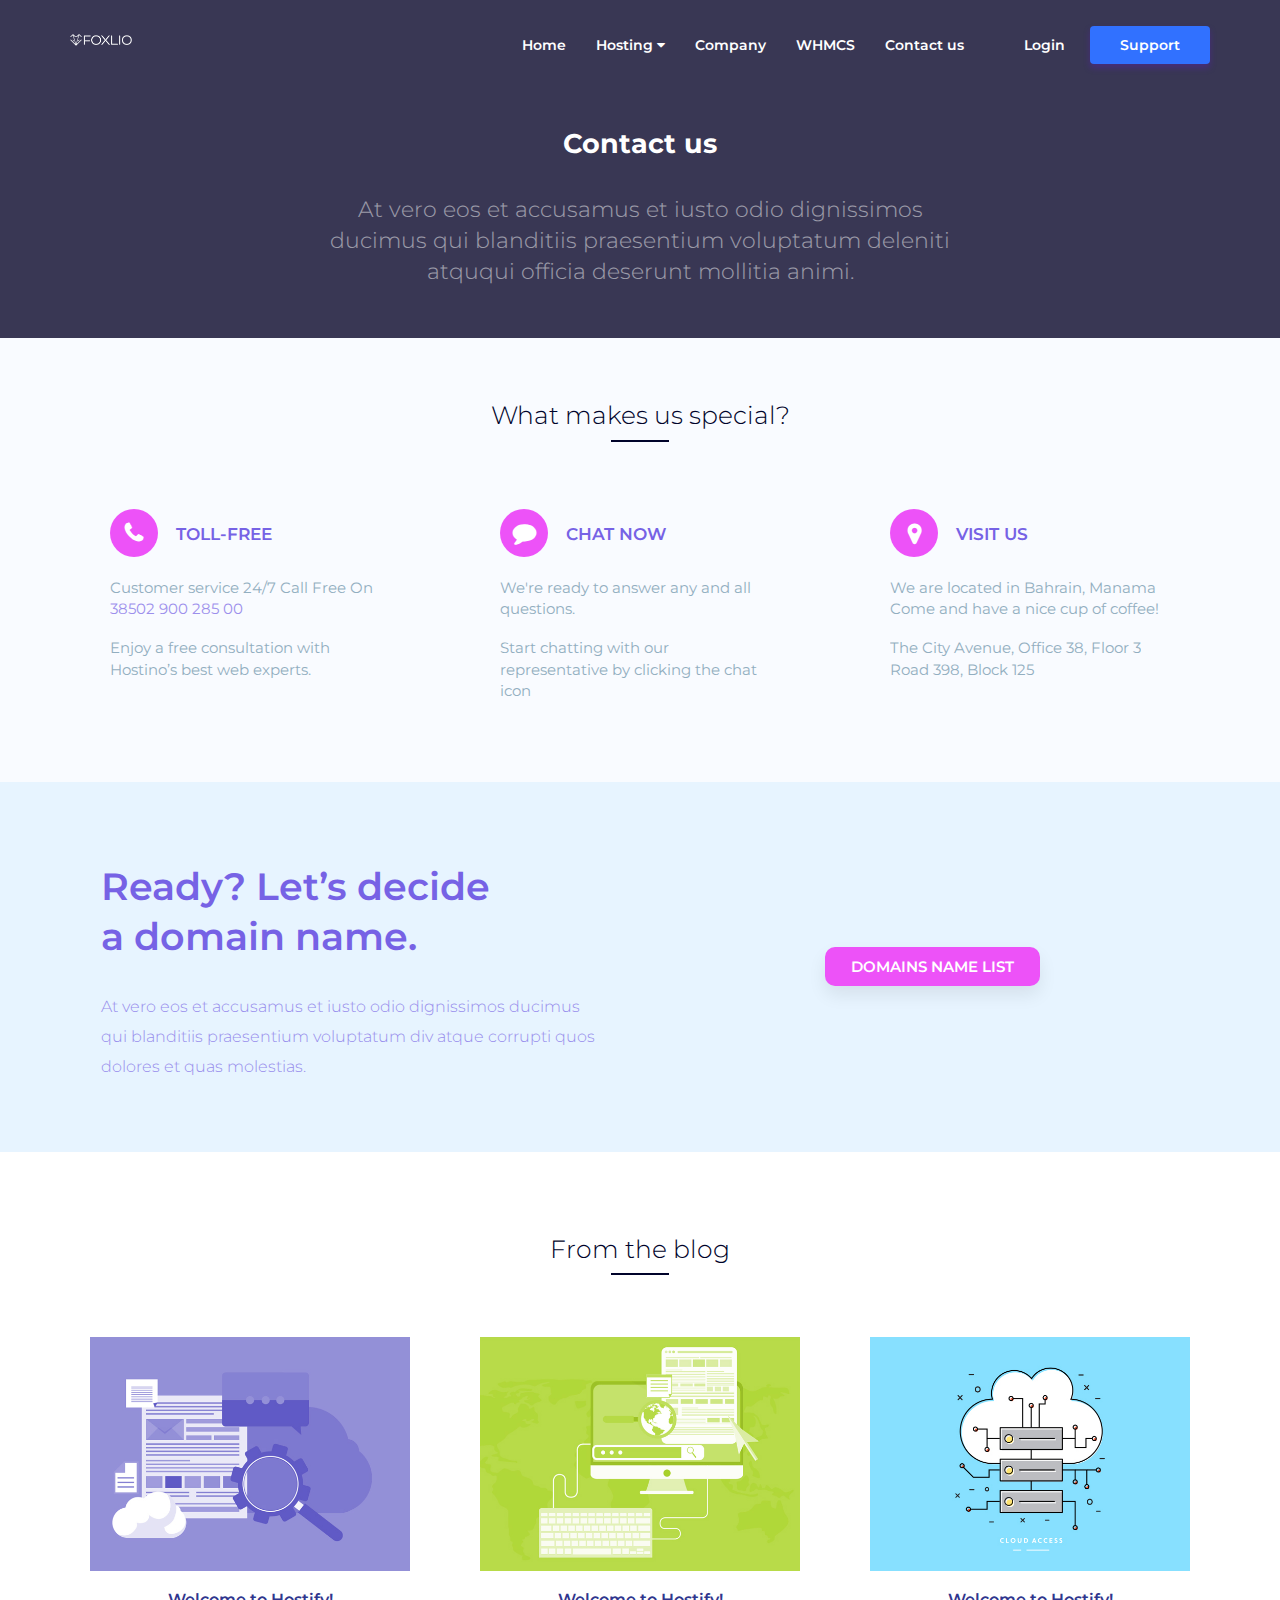
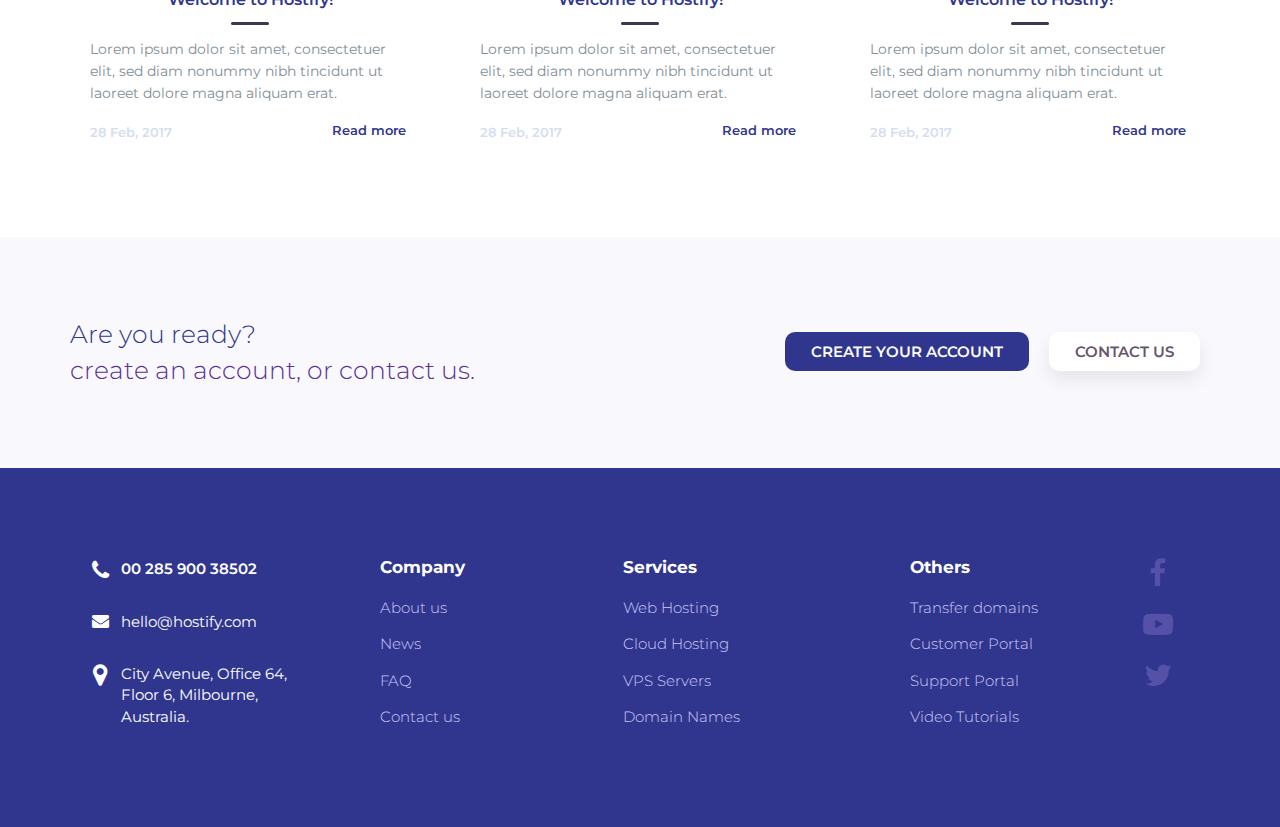
<file: contact.html>
<!doctype html>
<html>
<head>
<meta charset="UTF-8">
<meta name="viewport" content="width=device-width, initial-scale=1.0,maximum-scale=1.0, user-scalable=no">
<title>Hostify</title>
<link rel="stylesheet" type="text/css" href="css/bootstrap.min.css">
<link rel="stylesheet" type="text/css" href="css/bootstrap-slider.min.css">
<link rel="stylesheet" type="text/css" href="css/font-awesome.min.css">
<link rel="stylesheet" type="text/css" href="css/slick.css">
<link rel="stylesheet" type="text/css" href="css/style.css">
</head>

<body>

<div id="header-holder" class="inner-header contact-header">
    <nav id="nav" class="navbar navbar-default navbar-full">
        <div class="container-fluid">
            <div class="container container-nav">
                <div class="row">
                    <div class="col-md-12">
                        <div class="navbar-header">
                            <button aria-expanded="false" type="button" class="navbar-toggle collapsed" data-toggle="collapse" data-target="#bs">
                                <span class="icon-bar"></span>
                                <span class="icon-bar"></span>
                                <span class="icon-bar"></span>
                            </button>
                            <a class="logo-holder" href="index.html">
                                <div class="logo" style="width:62px;height:18px"></div>
                            </a>
                        </div>
                        <div style="height: 1px;" role="main" aria-expanded="false" class="navbar-collapse collapse" id="bs">
                            <ul class="nav navbar-nav navbar-right">
                                <li><a href="index.html">Home</a></li>
                                <li class="dropdown">
                                    <a href="#pricing">Hosting <i class="fa fa-caret-down"></i></a>
                                    <ul class="dropdown-menu">
                                      <li><a href="cloudhosting.html">Cloud Hosting</a></li>
                                      <li><a href="webhosting.html">Web Hosting</a></li>
                                      <li><a href="vpshosting.html">VPS Servers</a></li>
                                    </ul>
                                </li>
                                <li><a href="about.html">Company</a></li>
                                <li><a href="#whmcs">WHMCS</a></li>
                                <li><a href="contact.html">Contact us</a></li>
                                <li><a class="login-button" href="signin.html">Login</a></li>
                                <li class="support-button-holder support-dropdown">
                                    <a class="support-button" href="#">Support</a>
                                    <ul class="dropdown-menu">
                                      <li><a href="#"><i class="fa fa-phone"></i>Toll-Free  08-197-435-01</a></li>
                                      <li><a href="#"><i class="fa fa-comments"></i>Start a Live Chat</a></li>
                                      <li><a href="#"><i class="fa fa-ticket"></i>Open a ticket</a></li>
                                      <li><a href="#"><i class="fa fa-book"></i>Knowledge base</a></li>
                                    </ul>
                                </li>
                            </ul>
                        </div>
                    </div>
                </div>
            </div>
        </div>
    </nav>
    <div id="page-head" class="container-fluid inner-page">
        <div class="container">
            <div class="row">
                <div class="col-md-12 text-center">
                    <div class="page-title">Contact us</div>
                </div>
            </div>
            <div class="row">
                <div class="col-md-12 text-center">
                    <div class="text">At vero eos et accusamus et iusto odio dignissimos<br>
ducimus qui blanditiis praesentium voluptatum deleniti<br>
atququi officia  deserunt mollitia animi.</div>
                </div>
            </div>
        </div>
    </div>
</div>
<div id="contact-info" class="container-fluid">
    <div class="container">
        <div class="row">
            <div class="col-md-12">
                <div class="row-title">What makes us special?</div>
            </div>
        </div>
        <div class="row">
            <div class="col-md-4">
                <div class="info-box">
                    <div class="info-title phone-icon">Toll-Free</div>
                    <div class="info-details"><p>Customer service 24/7
                    Call Free On <a href="#">38502 900 285 00</a></p>

                    <p>Enjoy a free consultation with Hostino’s
                    best web experts.</p></div>
                </div>
            </div>
            <div class="col-md-4">
                <div class="info-box">
                    <div class="info-title chat-icon">Chat now</div>
                    <div class="info-details"><p>We're ready to answer any and all
                    questions.</p>

                    <p>Start chatting with our representative
                    by clicking the chat icon</p></div>
                </div>
            </div>
            <div class="col-md-4">
                <div class="info-box">
                    <div class="info-title location-icon">Visit us</div>
                    <div class="info-details"><p>We are located in Bahrain, Manama
                    Come and have a nice cup of coffee!</p>

                    <p>The City Avenue, Office 38, Floor 3
                    Road 398, Block 125</p></div>
                </div>
            </div>
        </div>
    </div>
</div>
<div id="extra-info" class="container-fluid">
    <div class="container">
        <div class="row">
            <div class="col-md-6">
                <div class="text-holder">
                    <h1>Ready? Let’s decide<br>
    a domain name.</h1>
                    <p>At vero eos et accusamus et iusto odio dignissimos ducimus<br>
    qui blanditiis praesentium voluptatum div atque corrupti quos<br>
    dolores et quas molestias.</p>
                </div>
            </div>
            <div class="col-md-6 link-holder">
                <a href="#" class="ybtn ybtn-pink ybtn-shadow">Domains name list</a>
            </div>
        </div>
    </div>
</div>
<div id="articles" class="container-fluid">
    <div class="container">
        <div class="row">
            <div class="col-md-12">
                <div class="row-title">From the blog</div>
            </div>
        </div>
        <div class="row">
            <div class="col-sm-6 col-md-4">
                <div class="article-summary">
                    <div class="article-img"><img src="images/article1.jpg" alt="" /></div>
                    <div class="article-title"><a href="post.html">Welcome to Hostify!</a></div>
                    <div class="article-text">Lorem ipsum dolor sit amet, consectetuer elit, sed diam nonummy nibh tincidunt ut laoreet dolore magna aliquam erat.
                    </div>
                    <div class="article-links row">
                        <div class="col-xs-6">
                            <div class="date-holder">
                                28 Feb, 2017
                            </div>
                        </div>
                        <div class="col-xs-6">
                            <div class="readmore-holder">
                                <a href="post.html" class="ybtn ybtn-small ybtn-purple-text">Read more</a>
                            </div>
                        </div>
                    </div>
                </div>
            </div>
            <div class="col-sm-6 col-md-4">
                <div class="article-summary">
                    <div class="article-img"><img src="images/article2.jpg" alt="" /></div>
                    <div class="article-title"><a href="post.html">Welcome to Hostify!</a></div>
                    <div class="article-text">Lorem ipsum dolor sit amet, consectetuer elit, sed diam nonummy nibh tincidunt ut laoreet dolore magna aliquam erat.
                    </div>
                    <div class="article-links row">
                        <div class="col-xs-6">
                            <div class="date-holder">
                                28 Feb, 2017
                            </div>
                        </div>
                        <div class="col-xs-6">
                            <div class="readmore-holder">
                                <a href="post.html" class="ybtn ybtn-small ybtn-purple-text">Read more</a>
                            </div>
                        </div>
                    </div>
                </div>
            </div>
            <div class="col-sm-6 col-md-4">
                <div class="article-summary">
                    <div class="article-img"><img src="images/article3.jpg" alt="" /></div>
                    <div class="article-title"><a href="post.html">Welcome to Hostify!</a></div>
                    <div class="article-text">Lorem ipsum dolor sit amet, consectetuer elit, sed diam nonummy nibh tincidunt ut laoreet dolore magna aliquam erat.
                    </div>
                    <div class="article-links row">
                        <div class="col-xs-6">
                            <div class="date-holder">
                                28 Feb, 2017
                            </div>
                        </div>
                        <div class="col-xs-6">
                            <div class="readmore-holder">
                                <a href="post.html" class="ybtn ybtn-small ybtn-purple-text">Read more</a>
                            </div>
                        </div>
                    </div>
                </div>
            </div>
        </div>  
    </div>
</div>
<div id="message1" class="container-fluid message-area normal-bg">
    <div class="container">
        <div class="row">
            <div class="col-sm-12 col-md-6">
                <div class="text-purple-light">Are you ready?</div>
                <div class="text-purple-dark">create an account, or contact us.</div>
            </div>
            <div class="col-sm-12 col-md-6">
                <div class="buttons-holder">
                    <a href="#" class="ybtn ybtn-purple">Create Your Account</a><a href="#" class="ybtn ybtn-white ybtn-shadow">Contact Us</a>
                </div>
            </div>
        </div>
    </div>
</div>
<div id="footer" class="container-fluid">
    <div class="container">
        <div class="row">
            <div class="col-xs-6 col-sm-4 col-md-3">
                <div class="address-holder">
                    <div class="phone"><i class="fa fa-phone"></i> 00 285 900 38502</div>
                    <div class="email"><i class="fa fa-envelope"></i> hello@hostify.com</div>
                    <div class="address">
                        <i class="fa fa-map-marker"></i> 
                        <div>City Avenue, Office 64,<br>
                            Floor 6,  Milbourne,<br>
                            Australia.</div>
                    </div>
                </div>
            </div>
            <div class="col-xs-6 col-sm-2 col-md-2">
                <div class="footer-menu-holder">
                    <h4>Company</h4>
                    <ul class="footer-menu">
                        <li><a href="about.html">About us</a></li>
                        <li><a href="blog.html">News</a></li>
                        <li><a href="faq.html">FAQ</a></li>
                        <li><a href="contact.html">Contact us</a></li>
                    </ul>
                </div>
            </div>
            <div class="col-xs-6 col-sm-2 col-md-3">
                <div class="footer-menu-holder">
                    <h4>Services</h4>
                    <ul class="footer-menu">
                        <li><a href="webhosting.html">Web Hosting</a></li>
                        <li><a href="cloudhosting.html">Cloud Hosting</a></li>
                        <li><a href="vpsservers.html">VPS Servers</a></li>
                        <li><a href="#">Domain Names</a></li>
                    </ul>
                </div>
            </div>
            <div class="col-xs-6 col-sm-3 col-md-3">
                <div class="footer-menu-holder">
                    <h4>Others</h4>
                    <ul class="footer-menu">
                        <li><a href="#">Transfer domains</a></li>
                        <li><a href="portal.html">Customer Portal</a></li>
                        <li><a href="#">Support Portal</a></li>
                        <li><a href="#">Video Tutorials</a></li>
                    </ul>
                </div>
            </div>
            <div class="col-xs-12 col-sm-1 col-md-1">
                <div class="social-menu-holder">
                    <ul class="social-menu">
                        <li><a href="#"><i class="fa fa-facebook"></i></a></li>
                        <li><a href="#"><i class="fa fa-youtube-play"></i></a></li>
                        <li><a href="#"><i class="fa fa-twitter"></i></a></li>
                    </ul>
                </div>
            </div>
        </div>
    </div>
</div>
<script src="js/jquery.min.js"></script>
<script src="js/bootstrap.min.js"></script>
<script src="js/bootstrap-slider.min.js"></script>
<script src="js/slick.min.js"></script>
<script src="js/main.js"></script>
</body>
</html>
</file>
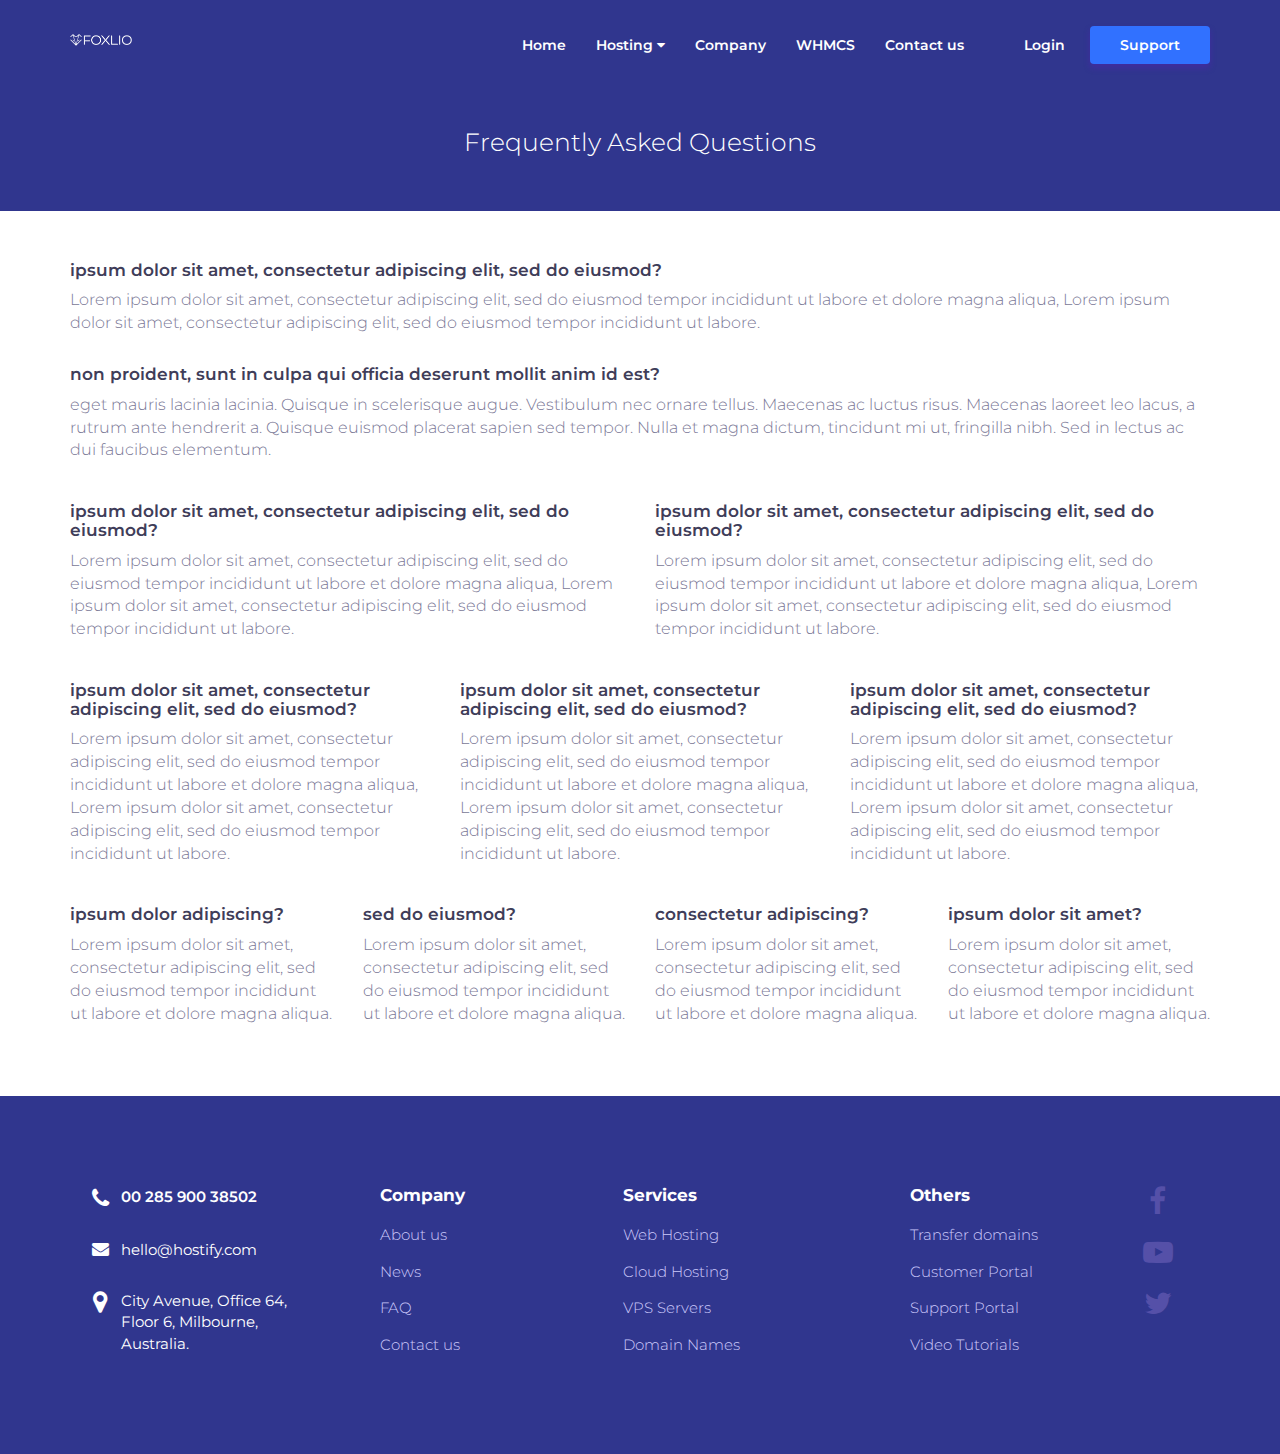
<file: faq.html>
<!doctype html>
<html>
<head>
<meta charset="UTF-8">
<meta name="viewport" content="width=device-width, initial-scale=1.0,maximum-scale=1.0, user-scalable=no">
<title>Hostify</title>
<link rel="stylesheet" type="text/css" href="css/bootstrap.min.css">
<link rel="stylesheet" type="text/css" href="css/bootstrap-slider.min.css">
<link rel="stylesheet" type="text/css" href="css/font-awesome.min.css">
<link rel="stylesheet" type="text/css" href="css/slick.css">
<link rel="stylesheet" type="text/css" href="css/style.css">
</head>

<body>

<div id="header-holder" class="inner-header">
    <div class="bg-animation"></div>
    <nav id="nav" class="navbar navbar-default navbar-full">
        <div class="container-fluid">
            <div class="container container-nav">
                <div class="row">
                    <div class="col-md-12">
                        <div class="navbar-header">
                            <button aria-expanded="false" type="button" class="navbar-toggle collapsed" data-toggle="collapse" data-target="#bs">
                                <span class="icon-bar"></span>
                                <span class="icon-bar"></span>
                                <span class="icon-bar"></span>
                            </button>
                            <a class="logo-holder" href="index.html">
                                <div class="logo" style="width:62px;height:18px"></div>
                            </a>
                        </div>
                        <div style="height: 1px;" role="main" aria-expanded="false" class="navbar-collapse collapse" id="bs">
                            <ul class="nav navbar-nav navbar-right">
                                <li><a href="index.html">Home</a></li>
                                <li class="dropdown">
                                    <a href="#pricing">Hosting <i class="fa fa-caret-down"></i></a>
                                    <ul class="dropdown-menu">
                                      <li><a href="cloudhosting.html">Cloud Hosting</a></li>
                                      <li><a href="webhosting.html">Web Hosting</a></li>
                                      <li><a href="vpshosting.html">VPS Servers</a></li>
                                    </ul>
                                </li>
                                <li><a href="about.html">Company</a></li>
                                <li><a href="#whmcs">WHMCS</a></li>
                                <li><a href="contact.html">Contact us</a></li>
                                <li><a class="login-button" href="signin.html">Login</a></li>
                                <li class="support-button-holder support-dropdown">
                                    <a class="support-button" href="#">Support</a>
                                    <ul class="dropdown-menu">
                                      <li><a href="#"><i class="fa fa-phone"></i>Toll-Free  08-197-435-01</a></li>
                                      <li><a href="#"><i class="fa fa-comments"></i>Start a Live Chat</a></li>
                                      <li><a href="#"><i class="fa fa-ticket"></i>Open a ticket</a></li>
                                      <li><a href="#"><i class="fa fa-book"></i>Knowledge base</a></li>
                                    </ul>
                                </li>
                            </ul>
                        </div>
                    </div>
                </div>
            </div>
        </div>
    </nav>
    <div id="page-head" class="container-fluid inner-page">
        <div class="container">
            <div class="row">
                <div class="col-md-12 text-center">
                    <div class="page-title">Frequently Asked Questions</div>
                </div>
            </div>
        </div>
    </div>
</div>
<div id="page-content" class="container-fluid">
    <div class="container">
        <div class="row">
            <div class="col-xs-12">
                <div class="content-holder">
                    <h4>ipsum dolor sit amet, consectetur adipiscing elit, sed do eiusmod?</h4>
                    <p>Lorem ipsum dolor sit amet, consectetur adipiscing elit, sed do eiusmod tempor incididunt ut labore et dolore magna aliqua, Lorem ipsum dolor sit amet, consectetur adipiscing elit, sed do eiusmod tempor incididunt ut labore.</p>

                    <h4>non proident, sunt in culpa qui officia deserunt mollit anim id est?</h4>
                    <p>eget mauris lacinia lacinia. Quisque in scelerisque augue. Vestibulum nec ornare tellus. Maecenas ac luctus risus. Maecenas laoreet leo lacus, a rutrum ante hendrerit a. Quisque euismod placerat sapien sed tempor. Nulla et magna dictum, tincidunt mi ut, fringilla nibh. Sed in lectus ac dui faucibus elementum.</p>
                </div>
            </div>
        </div>
        <div class="row">
            <div class="col-xs-12 col-md-6">
                <div class="content-holder">
                    <h4>ipsum dolor sit amet, consectetur adipiscing elit, sed do eiusmod?</h4>
                    <p>Lorem ipsum dolor sit amet, consectetur adipiscing elit, sed do eiusmod tempor incididunt ut labore et dolore magna aliqua, Lorem ipsum dolor sit amet, consectetur adipiscing elit, sed do eiusmod tempor incididunt ut labore.</p>
                </div>
            </div>
            <div class="col-xs-12 col-md-6">
                <div class="content-holder">
                    <h4>ipsum dolor sit amet, consectetur adipiscing elit, sed do eiusmod?</h4>
                    <p>Lorem ipsum dolor sit amet, consectetur adipiscing elit, sed do eiusmod tempor incididunt ut labore et dolore magna aliqua, Lorem ipsum dolor sit amet, consectetur adipiscing elit, sed do eiusmod tempor incididunt ut labore.</p>
                </div>
            </div>
        </div>
        <div class="row">
            <div class="col-xs-12 col-md-4">
                <div class="content-holder">
                    <h4>ipsum dolor sit amet, consectetur adipiscing elit, sed do eiusmod?</h4>
                    <p>Lorem ipsum dolor sit amet, consectetur adipiscing elit, sed do eiusmod tempor incididunt ut labore et dolore magna aliqua, Lorem ipsum dolor sit amet, consectetur adipiscing elit, sed do eiusmod tempor incididunt ut labore.</p>
                </div>
            </div>
            <div class="col-xs-12 col-md-4">
                <div class="content-holder">
                    <h4>ipsum dolor sit amet, consectetur adipiscing elit, sed do eiusmod?</h4>
                    <p>Lorem ipsum dolor sit amet, consectetur adipiscing elit, sed do eiusmod tempor incididunt ut labore et dolore magna aliqua, Lorem ipsum dolor sit amet, consectetur adipiscing elit, sed do eiusmod tempor incididunt ut labore.</p>
                </div>
            </div>
            <div class="col-xs-12 col-md-4">
                <div class="content-holder">
                    <h4>ipsum dolor sit amet, consectetur adipiscing elit, sed do eiusmod?</h4>
                    <p>Lorem ipsum dolor sit amet, consectetur adipiscing elit, sed do eiusmod tempor incididunt ut labore et dolore magna aliqua, Lorem ipsum dolor sit amet, consectetur adipiscing elit, sed do eiusmod tempor incididunt ut labore.</p>
                </div>
            </div>
        </div>
        <div class="row">
            <div class="col-xs-12 col-sm-6 col-md-3">
                <div class="content-holder">
                    <h4>ipsum dolor adipiscing?</h4>
                    <p>Lorem ipsum dolor sit amet, consectetur adipiscing elit, sed do eiusmod tempor incididunt ut labore et dolore magna aliqua.</p>
                </div>
            </div>
            <div class="col-xs-12 col-sm-6 col-md-3">
                <div class="content-holder">
                    <h4>sed do eiusmod?</h4>
                    <p>Lorem ipsum dolor sit amet, consectetur adipiscing elit, sed do eiusmod tempor incididunt ut labore et dolore magna aliqua.</p>
                </div>
            </div>
            <div class="col-xs-12 col-sm-6 col-md-3">
                <div class="content-holder">
                    <h4>consectetur adipiscing?</h4>
                    <p>Lorem ipsum dolor sit amet, consectetur adipiscing elit, sed do eiusmod tempor incididunt ut labore et dolore magna aliqua.</p>
                </div>
            </div>
            <div class="col-xs-12 col-sm-6 col-md-3">
                <div class="content-holder">
                    <h4>ipsum dolor sit amet?</h4>
                    <p>Lorem ipsum dolor sit amet, consectetur adipiscing elit, sed do eiusmod tempor incididunt ut labore et dolore magna aliqua.</p>
                </div>
            </div>
        </div>
    </div>
</div>
<div id="footer" class="container-fluid">
    <div class="container">
        <div class="row">
            <div class="col-xs-6 col-sm-4 col-md-3">
                <div class="address-holder">
                    <div class="phone"><i class="fa fa-phone"></i> 00 285 900 38502</div>
                    <div class="email"><i class="fa fa-envelope"></i> hello@hostify.com</div>
                    <div class="address">
                        <i class="fa fa-map-marker"></i> 
                        <div>City Avenue, Office 64,<br>
                            Floor 6,  Milbourne,<br>
                            Australia.</div>
                    </div>
                </div>
            </div>
            <div class="col-xs-6 col-sm-2 col-md-2">
                <div class="footer-menu-holder">
                    <h4>Company</h4>
                    <ul class="footer-menu">
                        <li><a href="about.html">About us</a></li>
                        <li><a href="blog.html">News</a></li>
                        <li><a href="faq.html">FAQ</a></li>
                        <li><a href="contact.html">Contact us</a></li>
                    </ul>
                </div>
            </div>
            <div class="col-xs-6 col-sm-2 col-md-3">
                <div class="footer-menu-holder">
                    <h4>Services</h4>
                    <ul class="footer-menu">
                        <li><a href="webhosting.html">Web Hosting</a></li>
                        <li><a href="cloudhosting.html">Cloud Hosting</a></li>
                        <li><a href="vpsservers.html">VPS Servers</a></li>
                        <li><a href="#">Domain Names</a></li>
                    </ul>
                </div>
            </div>
            <div class="col-xs-6 col-sm-3 col-md-3">
                <div class="footer-menu-holder">
                    <h4>Others</h4>
                    <ul class="footer-menu">
                        <li><a href="#">Transfer domains</a></li>
                        <li><a href="portal.html">Customer Portal</a></li>
                        <li><a href="#">Support Portal</a></li>
                        <li><a href="#">Video Tutorials</a></li>
                    </ul>
                </div>
            </div>
            <div class="col-xs-12 col-sm-1 col-md-1">
                <div class="social-menu-holder">
                    <ul class="social-menu">
                        <li><a href="#"><i class="fa fa-facebook"></i></a></li>
                        <li><a href="#"><i class="fa fa-youtube-play"></i></a></li>
                        <li><a href="#"><i class="fa fa-twitter"></i></a></li>
                    </ul>
                </div>
            </div>
        </div>
    </div>
</div>
<script src="js/jquery.min.js"></script>
<script src="js/bootstrap.min.js"></script>
<script src="js/bootstrap-slider.min.js"></script>
<script src="js/slick.min.js"></script>
<script src="js/main.js"></script>
</body>
</html>
</file>
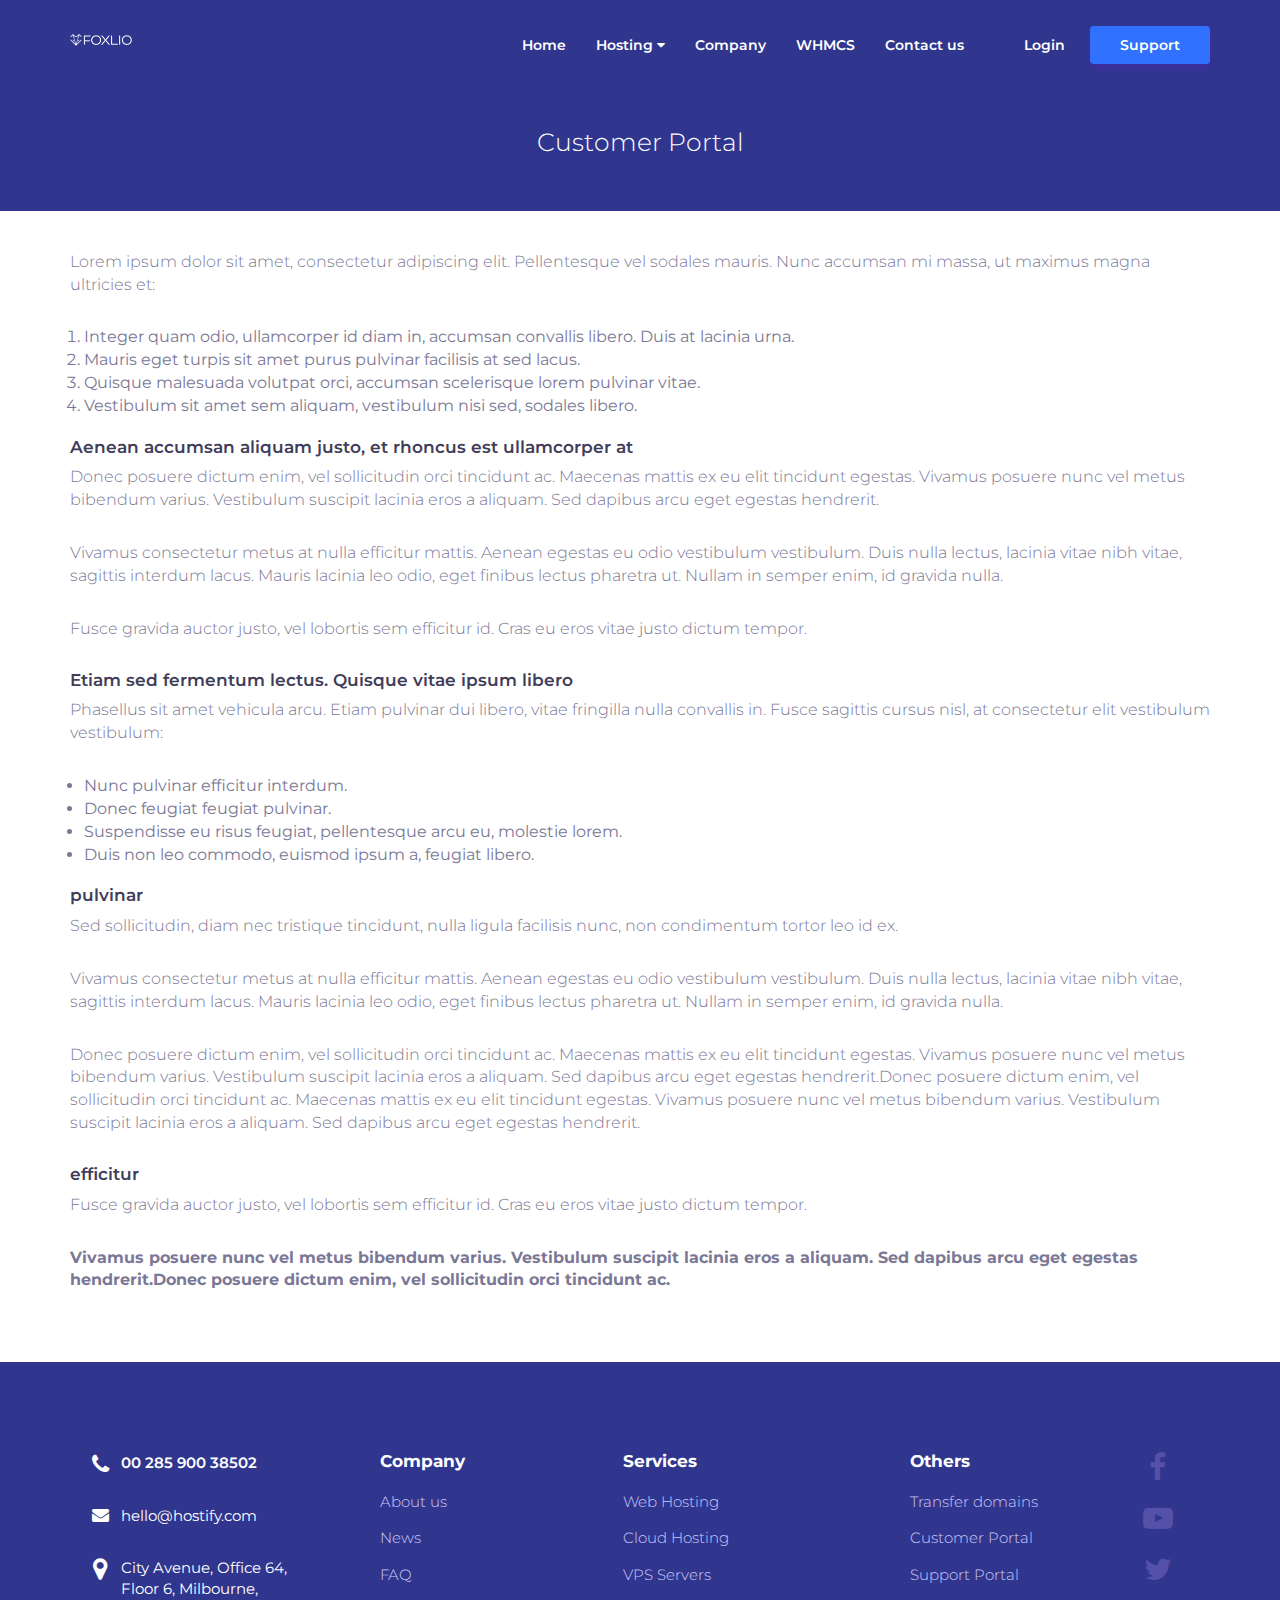
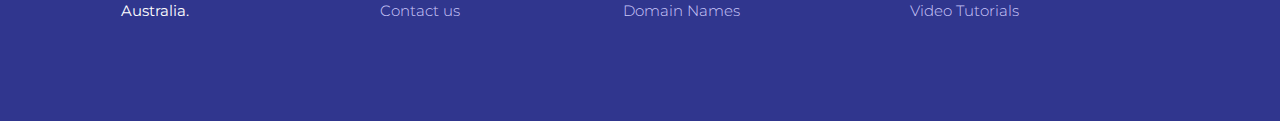
<file: portal.html>
<!doctype html>
<html>
<head>
<meta charset="UTF-8">
<meta name="viewport" content="width=device-width, initial-scale=1.0,maximum-scale=1.0, user-scalable=no">
<title>Hostify</title>
<link rel="stylesheet" type="text/css" href="css/bootstrap.min.css">
<link rel="stylesheet" type="text/css" href="css/bootstrap-slider.min.css">
<link rel="stylesheet" type="text/css" href="css/font-awesome.min.css">
<link rel="stylesheet" type="text/css" href="css/slick.css">
<link rel="stylesheet" type="text/css" href="css/style.css">
</head>

<body>

<div id="header-holder" class="inner-header">
    <div class="bg-animation"></div>
    <nav id="nav" class="navbar navbar-default navbar-full">
        <div class="container-fluid">
            <div class="container container-nav">
                <div class="row">
                    <div class="col-md-12">
                        <div class="navbar-header">
                            <button aria-expanded="false" type="button" class="navbar-toggle collapsed" data-toggle="collapse" data-target="#bs">
                                <span class="icon-bar"></span>
                                <span class="icon-bar"></span>
                                <span class="icon-bar"></span>
                            </button>
                            <a class="logo-holder" href="index.html">
                                <div class="logo" style="width:62px;height:18px"></div>
                            </a>
                        </div>
                        <div style="height: 1px;" role="main" aria-expanded="false" class="navbar-collapse collapse" id="bs">
                            <ul class="nav navbar-nav navbar-right">
                                <li><a href="index.html">Home</a></li>
                                <li class="dropdown">
                                    <a href="#pricing">Hosting <i class="fa fa-caret-down"></i></a>
                                    <ul class="dropdown-menu">
                                      <li><a href="cloudhosting.html">Cloud Hosting</a></li>
                                      <li><a href="webhosting.html">Web Hosting</a></li>
                                      <li><a href="vpshosting.html">VPS Servers</a></li>
                                    </ul>
                                </li>
                                <li><a href="about.html">Company</a></li>
                                <li><a href="#whmcs">WHMCS</a></li>
                                <li><a href="contact.html">Contact us</a></li>
                                <li><a class="login-button" href="signin.html">Login</a></li>
                                <li class="support-button-holder support-dropdown">
                                    <a class="support-button" href="#">Support</a>
                                    <ul class="dropdown-menu">
                                      <li><a href="#"><i class="fa fa-phone"></i>Toll-Free  08-197-435-01</a></li>
                                      <li><a href="#"><i class="fa fa-comments"></i>Start a Live Chat</a></li>
                                      <li><a href="#"><i class="fa fa-ticket"></i>Open a ticket</a></li>
                                      <li><a href="#"><i class="fa fa-book"></i>Knowledge base</a></li>
                                    </ul>
                                </li>
                            </ul>
                        </div>
                    </div>
                </div>
            </div>
        </div>
    </nav>
    <div id="page-head" class="container-fluid inner-page">
        <div class="container">
            <div class="row">
                <div class="col-md-12 text-center">
                    <div class="page-title">Customer Portal</div>
                </div>
            </div>
        </div>
    </div>
</div>
<div id="page-content" class="container-fluid">
    <div class="container">
        <div class="row">
            <div class="col-xs-12">
                <div class="content-holder">
                    <p>Lorem ipsum dolor sit amet, consectetur adipiscing elit. Pellentesque vel sodales mauris. Nunc accumsan mi massa, ut maximus magna ultricies et:</p>
                    <ol>
                        <li>Integer quam odio, ullamcorper id diam in, accumsan convallis libero. Duis at lacinia urna.</li>
                        <li>Mauris eget turpis sit amet purus pulvinar facilisis at sed lacus.</li>
                        <li>Quisque malesuada volutpat orci, accumsan scelerisque lorem pulvinar vitae.</li>
                        <li>Vestibulum sit amet sem aliquam, vestibulum nisi sed, sodales libero.</li>
                    </ol>

                    <h4>Aenean accumsan aliquam justo, et rhoncus est ullamcorper at</h4>
                    <p>Donec posuere dictum enim, vel sollicitudin orci tincidunt ac. Maecenas mattis ex eu elit tincidunt egestas. Vivamus posuere nunc vel metus bibendum varius. Vestibulum suscipit lacinia eros a aliquam. Sed dapibus arcu eget egestas hendrerit.</p>

                    <p>Vivamus consectetur metus at nulla efficitur mattis. Aenean egestas eu odio vestibulum vestibulum. Duis nulla lectus, lacinia vitae nibh vitae, sagittis interdum lacus. Mauris lacinia leo odio, eget finibus lectus pharetra ut. Nullam in semper enim, id gravida nulla.</p>

                    <p>Fusce gravida auctor justo, vel lobortis sem efficitur id. Cras eu eros vitae justo dictum tempor.</p>

                    <h4>Etiam sed fermentum lectus. Quisque vitae ipsum libero</h4>
                    <p>Phasellus sit amet vehicula arcu. Etiam pulvinar dui libero, vitae fringilla nulla convallis in. Fusce sagittis cursus nisl, at consectetur elit vestibulum vestibulum:</p>
                    <ul>
                        <li>Nunc pulvinar efficitur interdum.</li>
                        <li>Donec feugiat feugiat pulvinar.</li>
                        <li>Suspendisse eu risus feugiat, pellentesque arcu eu, molestie lorem. </li>
                        <li>Duis non leo commodo, euismod ipsum a, feugiat libero.</li>
                    </ul>
                    <h4>pulvinar</h4> 
                    <p>Sed sollicitudin, diam nec tristique tincidunt, nulla ligula facilisis nunc, non condimentum tortor leo id ex.</p>

                    <p>Vivamus consectetur metus at nulla efficitur mattis. Aenean egestas eu odio vestibulum vestibulum. Duis nulla lectus, lacinia vitae nibh vitae, sagittis interdum lacus. Mauris lacinia leo odio, eget finibus lectus pharetra ut. Nullam in semper enim, id gravida nulla.</p>

                    <p>Donec posuere dictum enim, vel sollicitudin orci tincidunt ac. Maecenas mattis ex eu elit tincidunt egestas. Vivamus posuere nunc vel metus bibendum varius. Vestibulum suscipit lacinia eros a aliquam. Sed dapibus arcu eget egestas hendrerit.Donec posuere dictum enim, vel sollicitudin orci tincidunt ac. Maecenas mattis ex eu elit tincidunt egestas. Vivamus posuere nunc vel metus bibendum varius. Vestibulum suscipit lacinia eros a aliquam. Sed dapibus arcu eget egestas hendrerit.</p>

                    <h4>efficitur</h4>

                    <p>Fusce gravida auctor justo, vel lobortis sem efficitur id. Cras eu eros vitae justo dictum tempor.</p>

                    <p><strong>Vivamus posuere nunc vel metus bibendum varius. Vestibulum suscipit lacinia eros a aliquam. Sed dapibus arcu eget egestas hendrerit.Donec posuere dictum enim, vel sollicitudin orci tincidunt ac.</strong></p>
                </div>
            </div>
        </div>
    </div>
</div>
<div id="footer" class="container-fluid">
    <div class="container">
        <div class="row">
            <div class="col-xs-6 col-sm-4 col-md-3">
                <div class="address-holder">
                    <div class="phone"><i class="fa fa-phone"></i> 00 285 900 38502</div>
                    <div class="email"><i class="fa fa-envelope"></i> hello@hostify.com</div>
                    <div class="address">
                        <i class="fa fa-map-marker"></i> 
                        <div>City Avenue, Office 64,<br>
                            Floor 6,  Milbourne,<br>
                            Australia.</div>
                    </div>
                </div>
            </div>
            <div class="col-xs-6 col-sm-2 col-md-2">
                <div class="footer-menu-holder">
                    <h4>Company</h4>
                    <ul class="footer-menu">
                        <li><a href="about.html">About us</a></li>
                        <li><a href="blog.html">News</a></li>
                        <li><a href="faq.html">FAQ</a></li>
                        <li><a href="contact.html">Contact us</a></li>
                    </ul>
                </div>
            </div>
            <div class="col-xs-6 col-sm-2 col-md-3">
                <div class="footer-menu-holder">
                    <h4>Services</h4>
                    <ul class="footer-menu">
                        <li><a href="webhosting.html">Web Hosting</a></li>
                        <li><a href="cloudhosting.html">Cloud Hosting</a></li>
                        <li><a href="vpsservers.html">VPS Servers</a></li>
                        <li><a href="#">Domain Names</a></li>
                    </ul>
                </div>
            </div>
            <div class="col-xs-6 col-sm-3 col-md-3">
                <div class="footer-menu-holder">
                    <h4>Others</h4>
                    <ul class="footer-menu">
                        <li><a href="#">Transfer domains</a></li>
                        <li><a href="portal.html">Customer Portal</a></li>
                        <li><a href="#">Support Portal</a></li>
                        <li><a href="#">Video Tutorials</a></li>
                    </ul>
                </div>
            </div>
            <div class="col-xs-12 col-sm-1 col-md-1">
                <div class="social-menu-holder">
                    <ul class="social-menu">
                        <li><a href="#"><i class="fa fa-facebook"></i></a></li>
                        <li><a href="#"><i class="fa fa-youtube-play"></i></a></li>
                        <li><a href="#"><i class="fa fa-twitter"></i></a></li>
                    </ul>
                </div>
            </div>
        </div>
    </div>
</div>
<script src="js/jquery.min.js"></script>
<script src="js/bootstrap.min.js"></script>
<script src="js/bootstrap-slider.min.js"></script>
<script src="js/slick.min.js"></script>
<script src="js/main.js"></script>
</body>
</html>
</file>
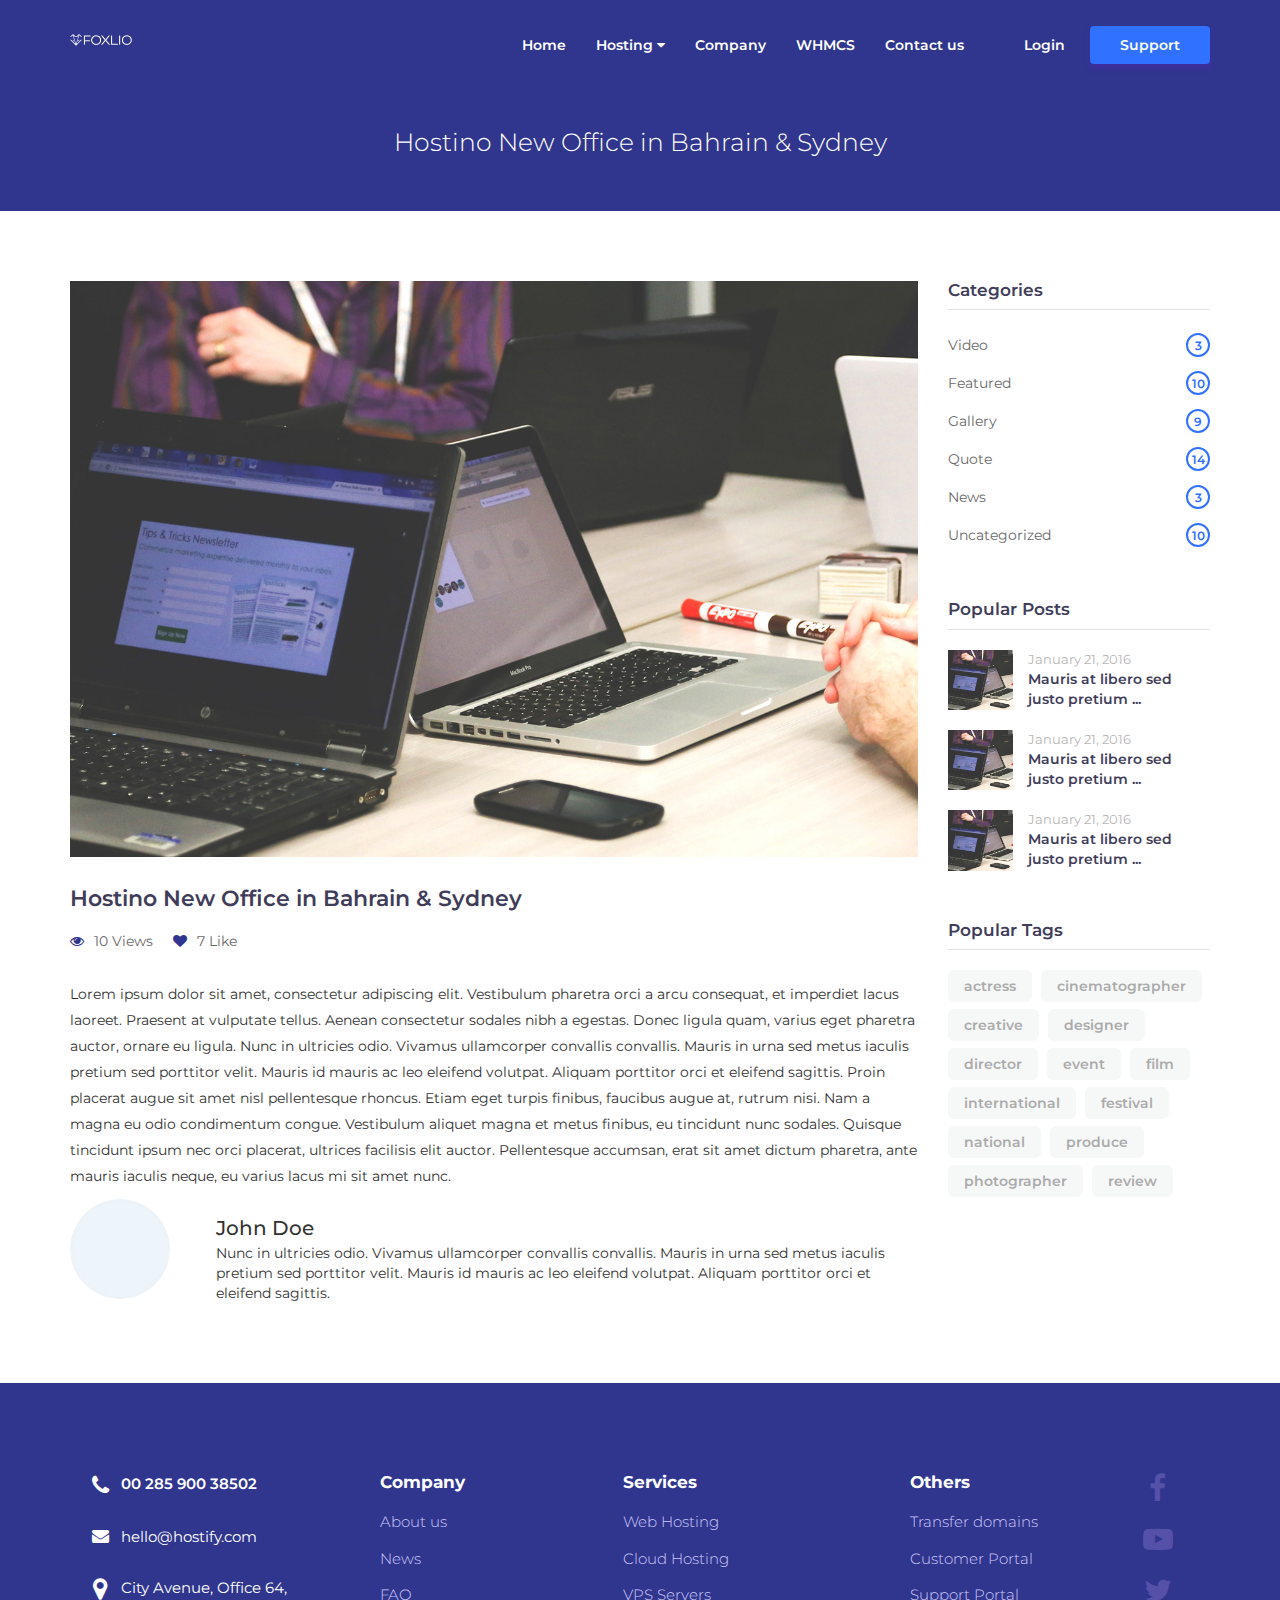
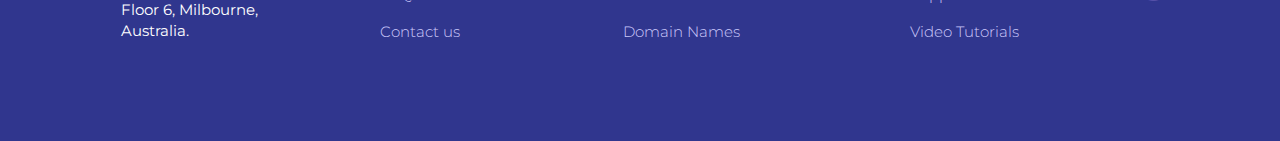
<file: post.html>
<!doctype html>
<html>
<head>
<meta charset="UTF-8">
<meta name="viewport" content="width=device-width, initial-scale=1.0,maximum-scale=1.0, user-scalable=no">
<title>Hostify</title>
<link rel="stylesheet" type="text/css" href="css/bootstrap.min.css">
<link rel="stylesheet" type="text/css" href="css/bootstrap-slider.min.css">
<link rel="stylesheet" type="text/css" href="css/font-awesome.min.css">
<link rel="stylesheet" type="text/css" href="css/slick.css">
<link rel="stylesheet" type="text/css" href="css/style.css">
</head>

<body>

<div id="header-holder" class="inner-header">
    <div class="bg-animation"></div>
    <nav id="nav" class="navbar navbar-default navbar-full">
        <div class="container-fluid">
            <div class="container container-nav">
                <div class="row">
                    <div class="col-md-12">
                        <div class="navbar-header">
                            <button aria-expanded="false" type="button" class="navbar-toggle collapsed" data-toggle="collapse" data-target="#bs">
                                <span class="icon-bar"></span>
                                <span class="icon-bar"></span>
                                <span class="icon-bar"></span>
                            </button>
                            <a class="logo-holder" href="index.html">
                                <div class="logo" style="width:62px;height:18px"></div>
                            </a>
                        </div>
                        <div style="height: 1px;" role="main" aria-expanded="false" class="navbar-collapse collapse" id="bs">
                            <ul class="nav navbar-nav navbar-right">
                                <li><a href="index.html">Home</a></li>
                                <li class="dropdown">
                                    <a href="#pricing">Hosting <i class="fa fa-caret-down"></i></a>
                                    <ul class="dropdown-menu">
                                      <li><a href="cloudhosting.html">Cloud Hosting</a></li>
                                      <li><a href="webhosting.html">Web Hosting</a></li>
                                      <li><a href="vpshosting.html">VPS Servers</a></li>
                                    </ul>
                                </li>
                                <li><a href="about.html">Company</a></li>
                                <li><a href="#whmcs">WHMCS</a></li>
                                <li><a href="contact.html">Contact us</a></li>
                                <li><a class="login-button" href="signin.html">Login</a></li>
                                <li class="support-button-holder support-dropdown">
                                    <a class="support-button" href="#">Support</a>
                                    <ul class="dropdown-menu">
                                      <li><a href="#"><i class="fa fa-phone"></i>Toll-Free  08-197-435-01</a></li>
                                      <li><a href="#"><i class="fa fa-comments"></i>Start a Live Chat</a></li>
                                      <li><a href="#"><i class="fa fa-ticket"></i>Open a ticket</a></li>
                                      <li><a href="#"><i class="fa fa-book"></i>Knowledge base</a></li>
                                    </ul>
                                </li>
                            </ul>
                        </div>
                    </div>
                </div>
            </div>
        </div>
    </nav>
    <div id="page-head" class="container-fluid inner-page">
        <div class="container">
            <div class="row">
                <div class="col-md-12 text-center">
                    <div class="page-title">Hostino New Office in Bahrain & Sydney</div>
                </div>
            </div>
        </div>
    </div>
</div>
<div id="post-content" class="container-fluid">
    <div class="container">
        <div id="post-body" class="row">
            <div id="post-holder" class="col-md-9">
                <div id="post-1" class="post">
                    <div class="post-thumbnail">
                        <img src="images/post.jpg" class="post-image" alt="">			
                    </div>
                    <h4 class="post-title">Hostino New Office in Bahrain & Sydney</h4>		
                    <div class="meta">
                        <span class="view">10 Views</span><span class="like"><a href="#" class="like-btn">7 Like</a></span>		
                    </div>
                    <div class="post-content">
                        <p>Lorem ipsum dolor sit amet, consectetur adipiscing elit. Vestibulum pharetra orci a arcu consequat, et imperdiet lacus laoreet. Praesent at vulputate tellus. Aenean consectetur sodales nibh a egestas. Donec ligula quam, varius eget pharetra auctor, ornare eu ligula. Nunc in ultricies odio. Vivamus ullamcorper convallis convallis. Mauris in urna sed metus iaculis pretium sed porttitor velit. Mauris id mauris ac leo eleifend volutpat. Aliquam porttitor orci et eleifend sagittis. Proin placerat augue sit amet nisl pellentesque rhoncus. Etiam eget turpis finibus, faucibus augue at, rutrum nisi. Nam a magna eu odio condimentum congue. Vestibulum aliquet magna et metus finibus, eu tincidunt nunc sodales. Quisque tincidunt ipsum nec orci placerat, ultrices facilisis elit auctor. Pellentesque accumsan, erat sit amet dictum pharetra, ante mauris iaculis neque, eu varius lacus mi sit amet nunc.</p>
                    </div>
                </div>
                <div class="post-author">
                    <div class="row">
                        <div class="col-sm-2">
                            <img alt="" src="images/person1.jpg">		
                        </div>
                        <div class="col-sm-10">
                            <h3 class="name">John Doe</h3>
                            <p class="desc">Nunc in ultricies odio. Vivamus ullamcorper convallis convallis. Mauris in urna sed metus iaculis pretium sed porttitor velit. Mauris id mauris ac leo eleifend volutpat. Aliquam porttitor orci et eleifend sagittis.</p>
                        </div>
                    </div>
                </div>
            </div>
            <div id="sidebar" class="col-md-3">
                <div class="widget-area">
                    <div id="categories" class="widget">
                        <h3 class="widget-title">Categories</h3>
                        <div class="item">
                            <a href="#">Video<span>3</span></a>
                        </div>
                        <div class="item">
                            <a href="#">Featured<span>10</span></a>
                        </div>
                        <div class="item">
                            <a href="#">Gallery<span>9</span></a>
                        </div>
                        <div class="item">
                            <a href="#">Quote<span>14</span></a>
                        </div>
                        <div class="item">
                            <a href="#">News<span>3</span></a>
                        </div>
                        <div class="item">
                            <a href="#">Uncategorized<span>10</span></a>
                        </div>
                    </div>

                    <div id="popular-posts" class="widget">
                        <h3 class="widget-title">Popular Posts</h3>				
                        <div class="item row">
                            <div class="thumb col-xs-3">
                                <img src="images/post.jpg" alt="">					
                            </div>
                            <div class="info col-xs-9">
                                <span class="date">January 21, 2016</span>
                                <span class="title">
                                    <a href="#">Mauris at libero sed justo pretium ...</a>
                                </span>
                            </div>
                        </div>
                        <div class="item row">
                            <div class="thumb col-xs-3">
                                <img src="images/post.jpg" alt="">					
                            </div>
                            <div class="info col-xs-9">
                                <span class="date">January 21, 2016</span>
                                <span class="title">
                                    <a href="#">Mauris at libero sed justo pretium ...</a>
                                </span>
                            </div>
                        </div>
                        <div class="item row">
                            <div class="thumb col-xs-3">
                                <img src="images/post.jpg" alt="">					
                            </div>
                            <div class="info col-xs-9">
                                <span class="date">January 21, 2016</span>
                                <span class="title">
                                    <a href="#">Mauris at libero sed justo pretium ...</a>
                                </span>
                            </div>
                        </div>
                    </div>
                    <div id="tags" class="widget">
                        <h3 class="widget-title">Popular Tags</h3>
                        <div class="tags">
                            <a href="#" class="tag-link">actress</a>
                            <a href="#" class="tag-link">cinematographer</a>
                            <a href="#" class="tag-link">creative</a>
                            <a href="#" class="tag-link">designer</a>
                            <a href="#" class="tag-link">director</a>
                            <a href="#" class="tag-link">event</a>
                            <a href="#" class="tag-link">film</a>
                            <a href="#" class="tag-link">international</a>
                            <a href="#" class="tag-link">festival</a>
                            <a href="#" class="tag-link">national</a>
                            <a href="#" class="tag-link">produce</a>
                            <a href="#" class="tag-link">photographer</a>
                            <a href="#" class="tag-link">review</a>
                        </div>
                    </div>		
                </div>
            </div>
        </div>
    </div>
</div>
<div id="footer" class="container-fluid">
    <div class="container">
        <div class="row">
            <div class="col-xs-6 col-sm-4 col-md-3">
                <div class="address-holder">
                    <div class="phone"><i class="fa fa-phone"></i> 00 285 900 38502</div>
                    <div class="email"><i class="fa fa-envelope"></i> hello@hostify.com</div>
                    <div class="address">
                        <i class="fa fa-map-marker"></i> 
                        <div>City Avenue, Office 64,<br>
                            Floor 6,  Milbourne,<br>
                            Australia.</div>
                    </div>
                </div>
            </div>
            <div class="col-xs-6 col-sm-2 col-md-2">
                <div class="footer-menu-holder">
                    <h4>Company</h4>
                    <ul class="footer-menu">
                        <li><a href="about.html">About us</a></li>
                        <li><a href="blog.html">News</a></li>
                        <li><a href="faq.html">FAQ</a></li>
                        <li><a href="contact.html">Contact us</a></li>
                    </ul>
                </div>
            </div>
            <div class="col-xs-6 col-sm-2 col-md-3">
                <div class="footer-menu-holder">
                    <h4>Services</h4>
                    <ul class="footer-menu">
                        <li><a href="webhosting.html">Web Hosting</a></li>
                        <li><a href="cloudhosting.html">Cloud Hosting</a></li>
                        <li><a href="vpsservers.html">VPS Servers</a></li>
                        <li><a href="#">Domain Names</a></li>
                    </ul>
                </div>
            </div>
            <div class="col-xs-6 col-sm-3 col-md-3">
                <div class="footer-menu-holder">
                    <h4>Others</h4>
                    <ul class="footer-menu">
                        <li><a href="#">Transfer domains</a></li>
                        <li><a href="portal.html">Customer Portal</a></li>
                        <li><a href="#">Support Portal</a></li>
                        <li><a href="#">Video Tutorials</a></li>
                    </ul>
                </div>
            </div>
            <div class="col-xs-12 col-sm-1 col-md-1">
                <div class="social-menu-holder">
                    <ul class="social-menu">
                        <li><a href="#"><i class="fa fa-facebook"></i></a></li>
                        <li><a href="#"><i class="fa fa-youtube-play"></i></a></li>
                        <li><a href="#"><i class="fa fa-twitter"></i></a></li>
                    </ul>
                </div>
            </div>
        </div>
    </div>
</div>
<script src="js/jquery.min.js"></script>
<script src="js/bootstrap.min.js"></script>
<script src="js/bootstrap-slider.min.js"></script>
<script src="js/slick.min.js"></script>
<script src="js/main.js"></script>
</body>
</html>
</file>
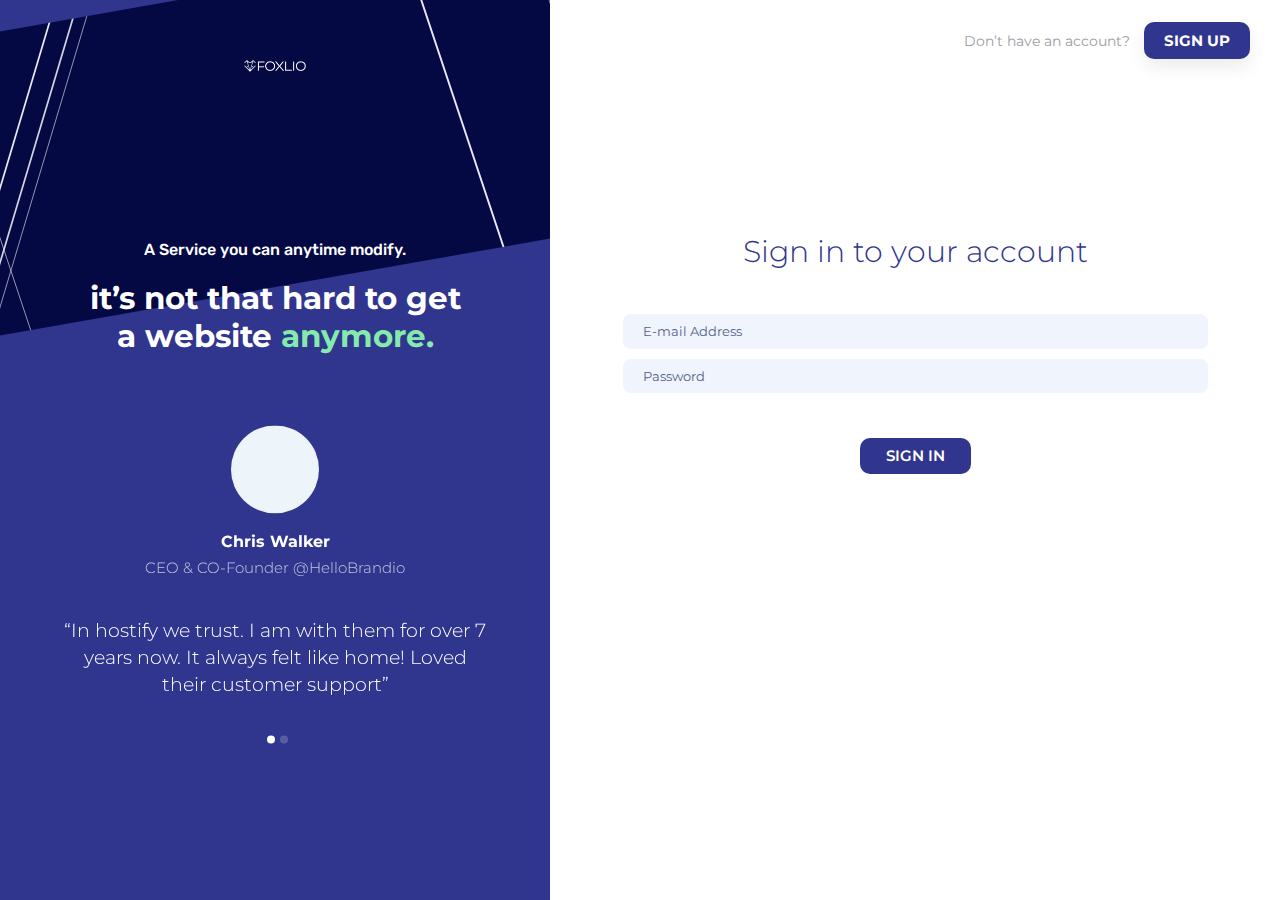
<file: signin.html>
<!doctype html>
<html>
<head>
<meta charset="UTF-8">
<meta name="viewport" content="width=device-width, initial-scale=1.0,maximum-scale=1.0, user-scalable=no">
<title>Hostify</title>
<link rel="stylesheet" type="text/css" href="css/bootstrap.min.css">
<link rel="stylesheet" type="text/css" href="css/bootstrap-slider.min.css">
<link rel="stylesheet" type="text/css" href="css/font-awesome.min.css">
<link rel="stylesheet" type="text/css" href="css/slick.css">
<link rel="stylesheet" type="text/css" href="css/style.css">
</head>

<body class="fullpage">
<div id="form-section" class="container-fluid signin">
    <div class="website-logo">
        <a href="index.html">
            <div class="logo" style="width:62px;height:18px"></div>
        </a>
    </div>
    <div class="row">
        <div class="info-slider-holder">
            <div class="bg-animation"></div>
            <div class="info-holder">
                <h6>A Service you can anytime modify.</h6>
                <div class="bold-title">it’s not that hard to get<br>
    a website <span>anymore.</span></div>
                <div class="mini-testimonials-slider">
                    <div>
                        <div class="details-holder">
                            <img class="photo" src="images/person1.jpg" alt="">
                            <h4>Chris Walker</h4>
                            <h5>CEO & CO-Founder @HelloBrandio</h5>
                            <p>“In hostify we trust. I am with them for over
    7 years now. It always felt like home!
    Loved their customer support”</p>
                        </div>
                    </div>
                    <div>
                        <div class="details-holder">
                            <img class="photo" src="images/person2.jpg" alt="">
                            <h4>Chris Walker</h4>
                            <h5>CEO & CO-Founder @HelloBrandio</h5>
                            <p>“In hostify we trust. I am with them for over
    7 years now. It always felt like home!
    Loved their customer support”</p>
                        </div>
                    </div>
                </div>
            </div>
        </div>
        <div class="form-holder">
            <div class="menu-holder">
                <ul class="main-links">
                    <li><a class="normal-link" href="signup.html">Don’t have an account?</a></li>
                    <li><a class="sign-button" href="signup.html">Sign up</a></li>
                </ul>
            </div>
            <div class="signin-signup-form">
                <div class="form-items">
                    <div class="form-title">Sign in to your account</div>
                    <form id="signinform">
                        <div class="form-text">
                            <input type="text" name="username" placeholder="E-mail Address" required>
                        </div>
                        <div class="form-text">
                            <input type="password" name="password" placeholder="Password" required>
                        </div>
                        <div class="form-button">
                            <button id="submit" type="submit" class="ybtn ybtn-purple">Sign in</button>
                        </div>
                    </form>
                </div>
            </div>
        </div>
    </div>
</div>
<script src="js/jquery.min.js"></script>
<script src="js/bootstrap.min.js"></script>
<script src="js/bootstrap-slider.min.js"></script>
<script src="js/slick.min.js"></script>
<script src="js/main.js"></script>
</body>
</html>
</file>
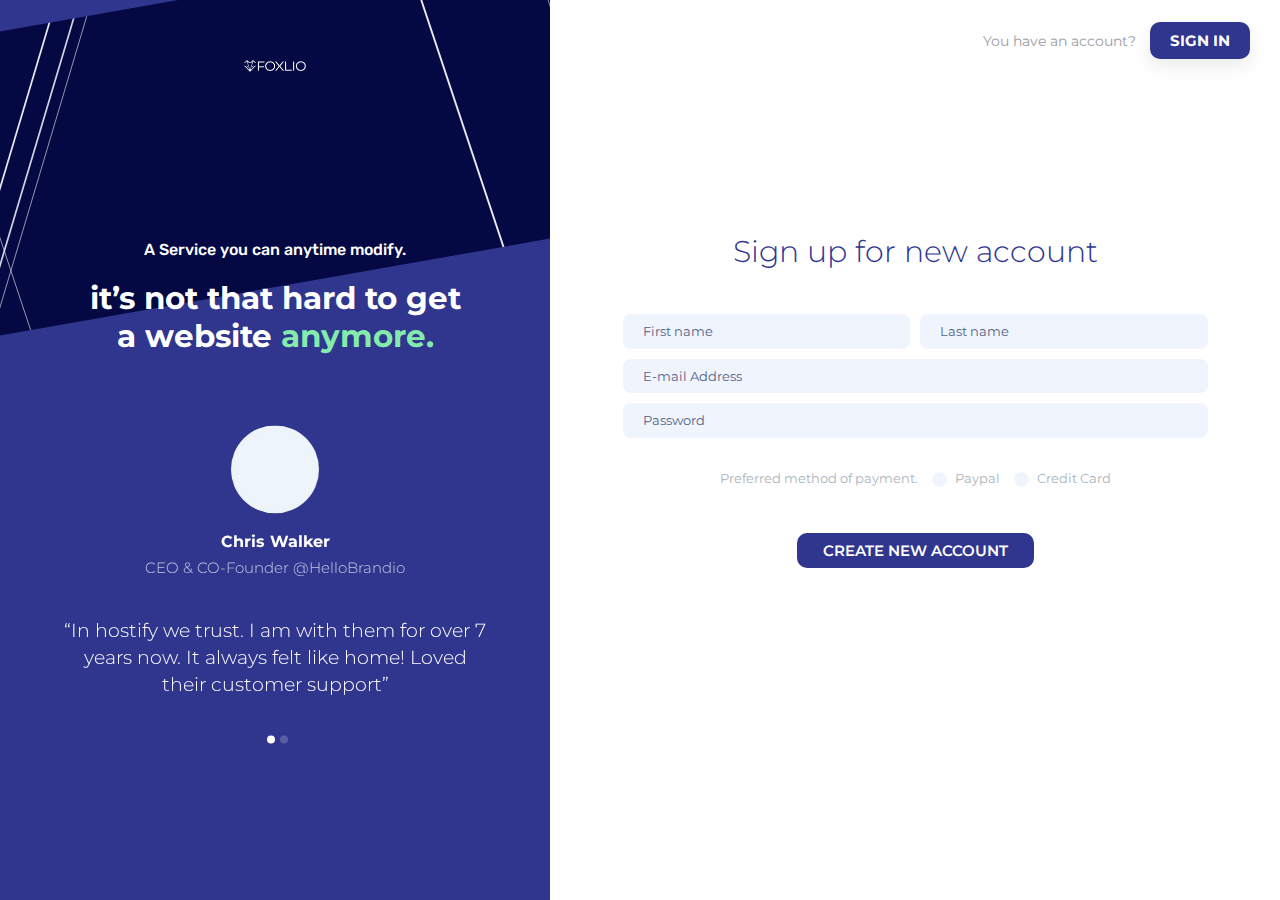
<file: signup.html>
<!doctype html>
<html>
<head>
<meta charset="UTF-8">
<meta name="viewport" content="width=device-width, initial-scale=1.0,maximum-scale=1.0, user-scalable=no">
<title>Hostify</title>
<link rel="stylesheet" type="text/css" href="css/bootstrap.min.css">
<link rel="stylesheet" type="text/css" href="css/bootstrap-slider.min.css">
<link rel="stylesheet" type="text/css" href="css/font-awesome.min.css">
<link rel="stylesheet" type="text/css" href="css/slick.css">
<link rel="stylesheet" type="text/css" href="css/style.css">
</head>

<body class="fullpage">
<div id="form-section" class="container-fluid signup">
    <div class="website-logo">
        <a href="index.html">
            <div class="logo" style="width:62px;height:18px"></div>
        </a>
    </div>
    <div class="row">
        <div class="info-slider-holder">
            <div class="bg-animation"></div>
            <div class="info-holder">
                <h6>A Service you can anytime modify.</h6>
                <div class="bold-title">it’s not that hard to get<br>
    a website <span>anymore.</span></div>
                <div class="mini-testimonials-slider">
                    <div>
                        <div class="details-holder">
                            <img class="photo" src="images/person1.jpg" alt="">
                            <h4>Chris Walker</h4>
                            <h5>CEO & CO-Founder @HelloBrandio</h5>
                            <p>“In hostify we trust. I am with them for over
    7 years now. It always felt like home!
    Loved their customer support”</p>
                        </div>
                    </div>
                    <div>
                        <div class="details-holder">
                            <img class="photo" src="images/person2.jpg" alt="">
                            <h4>Chris Walker</h4>
                            <h5>CEO & CO-Founder @HelloBrandio</h5>
                            <p>“In hostify we trust. I am with them for over
    7 years now. It always felt like home!
    Loved their customer support”</p>
                        </div>
                    </div>
                </div>
            </div>
        </div>
        <div class="form-holder">
            <div class="menu-holder">
                <ul class="main-links">
                    <li><a class="normal-link" href="signin.html">You have an account?</a></li>
                    <li><a class="sign-button" href="signin.html">Sign in</a></li>
                </ul>
            </div>
            <div class="signin-signup-form">
                <div class="form-items">
                    <div class="form-title">Sign up for new account</div>
                    <form id="signupform">
                        <div class="row">
                            <div class="col-md-6 form-text">
                                <input type="text" name="firstname" placeholder="First name" required>
                            </div>
                            <div class="col-md-6 form-text">
                                <input type="text" name="lastname" placeholder="Last name" required>
                            </div>
                        </div>
                        <div class="form-text">
                            <input type="text" name="username" placeholder="E-mail Address" required>
                        </div>
                        <div class="form-text">
                            <input type="password" name="password" placeholder="Password" required>
                        </div>
                        <div class="form-text text-holder">
                            <span class="text-only">Preferred method of payment.</span>
                            <input type="radio" name="pmethod" class="hno-radiobtn" id="rad1"><label for="rad1">Paypal</label>
                            <input type="radio" name="pmethod" class="hno-radiobtn" id="rad2"><label for="rad2">Credit Card</label>
                        </div>
                        <div class="form-button">
                            <button id="submit" type="submit" class="ybtn ybtn-purple">Create new account</button>
                        </div>
                    </form>
                </div>
            </div>
        </div>
    </div>
</div>
<script src="js/jquery.min.js"></script>
<script src="js/bootstrap.min.js"></script>
<script src="js/bootstrap-slider.min.js"></script>
<script src="js/slick.min.js"></script>
<script src="js/main.js"></script>
</body>
</html>
</file>
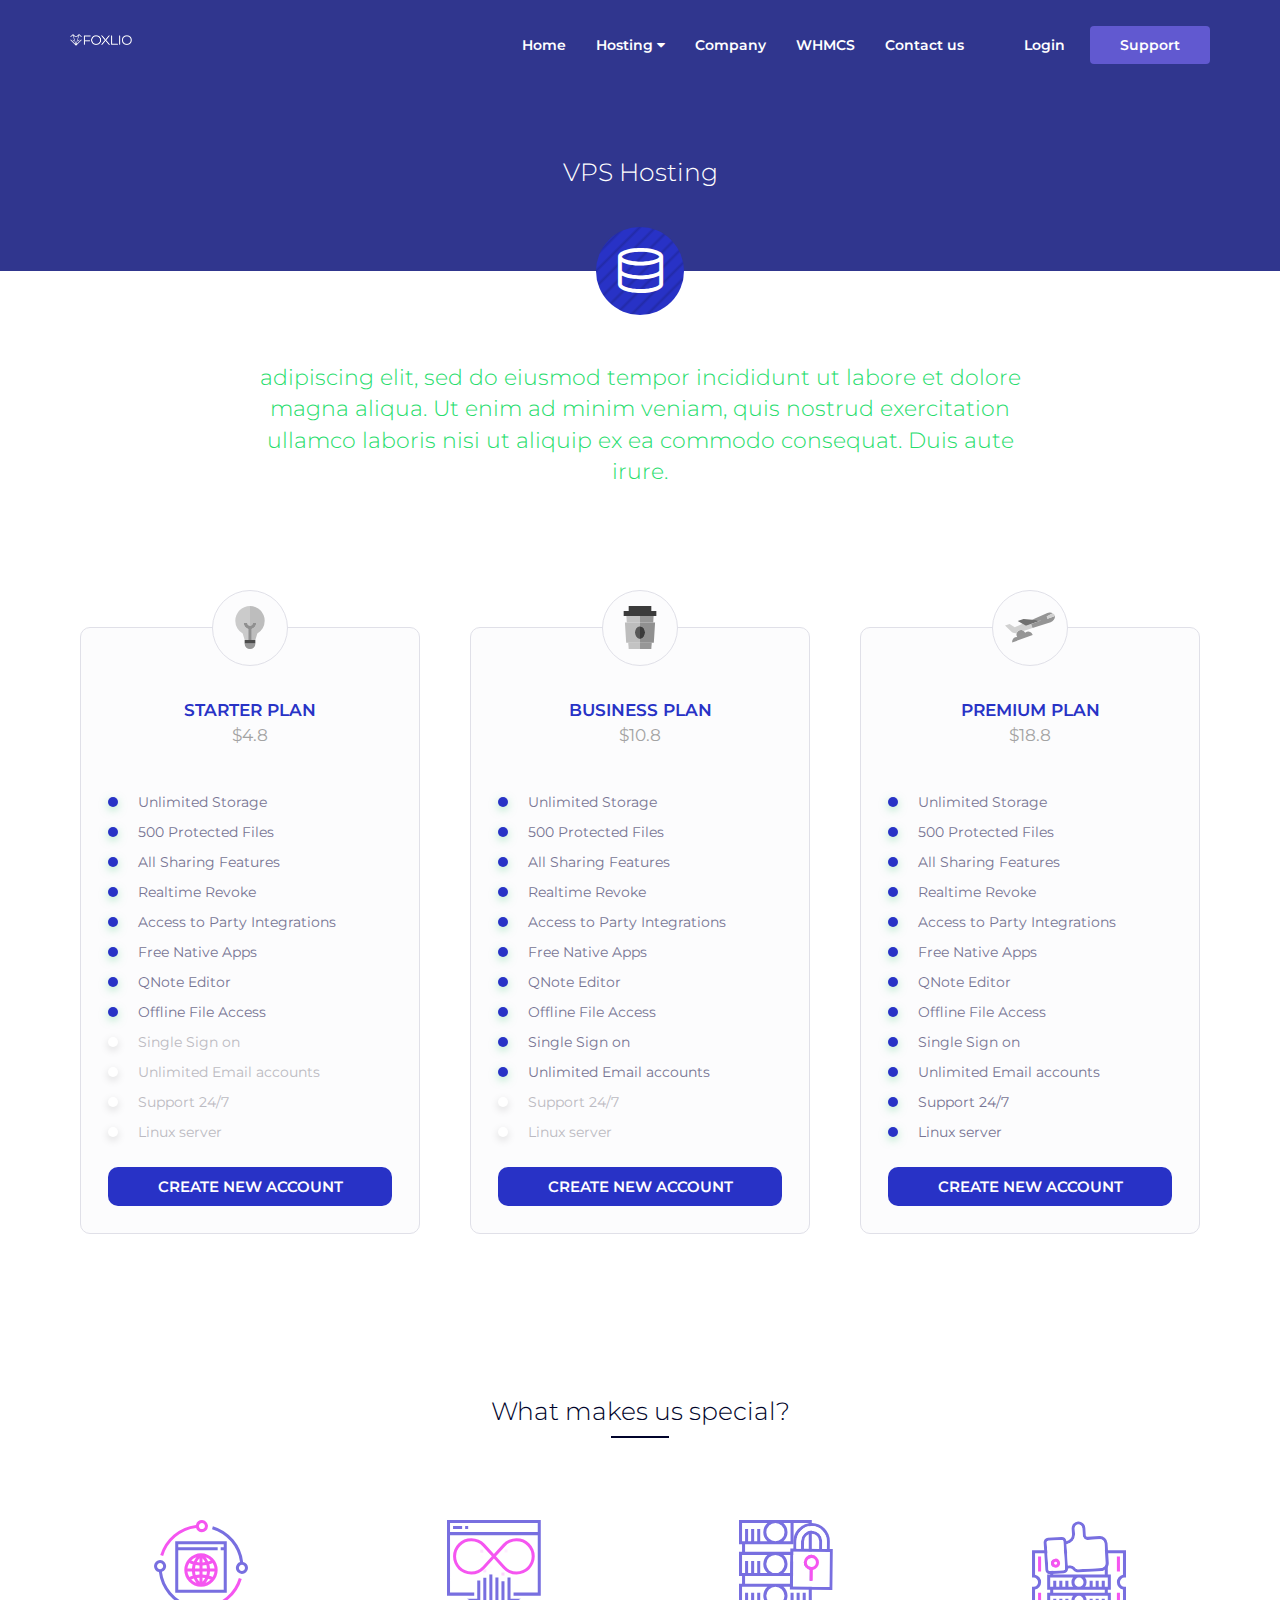
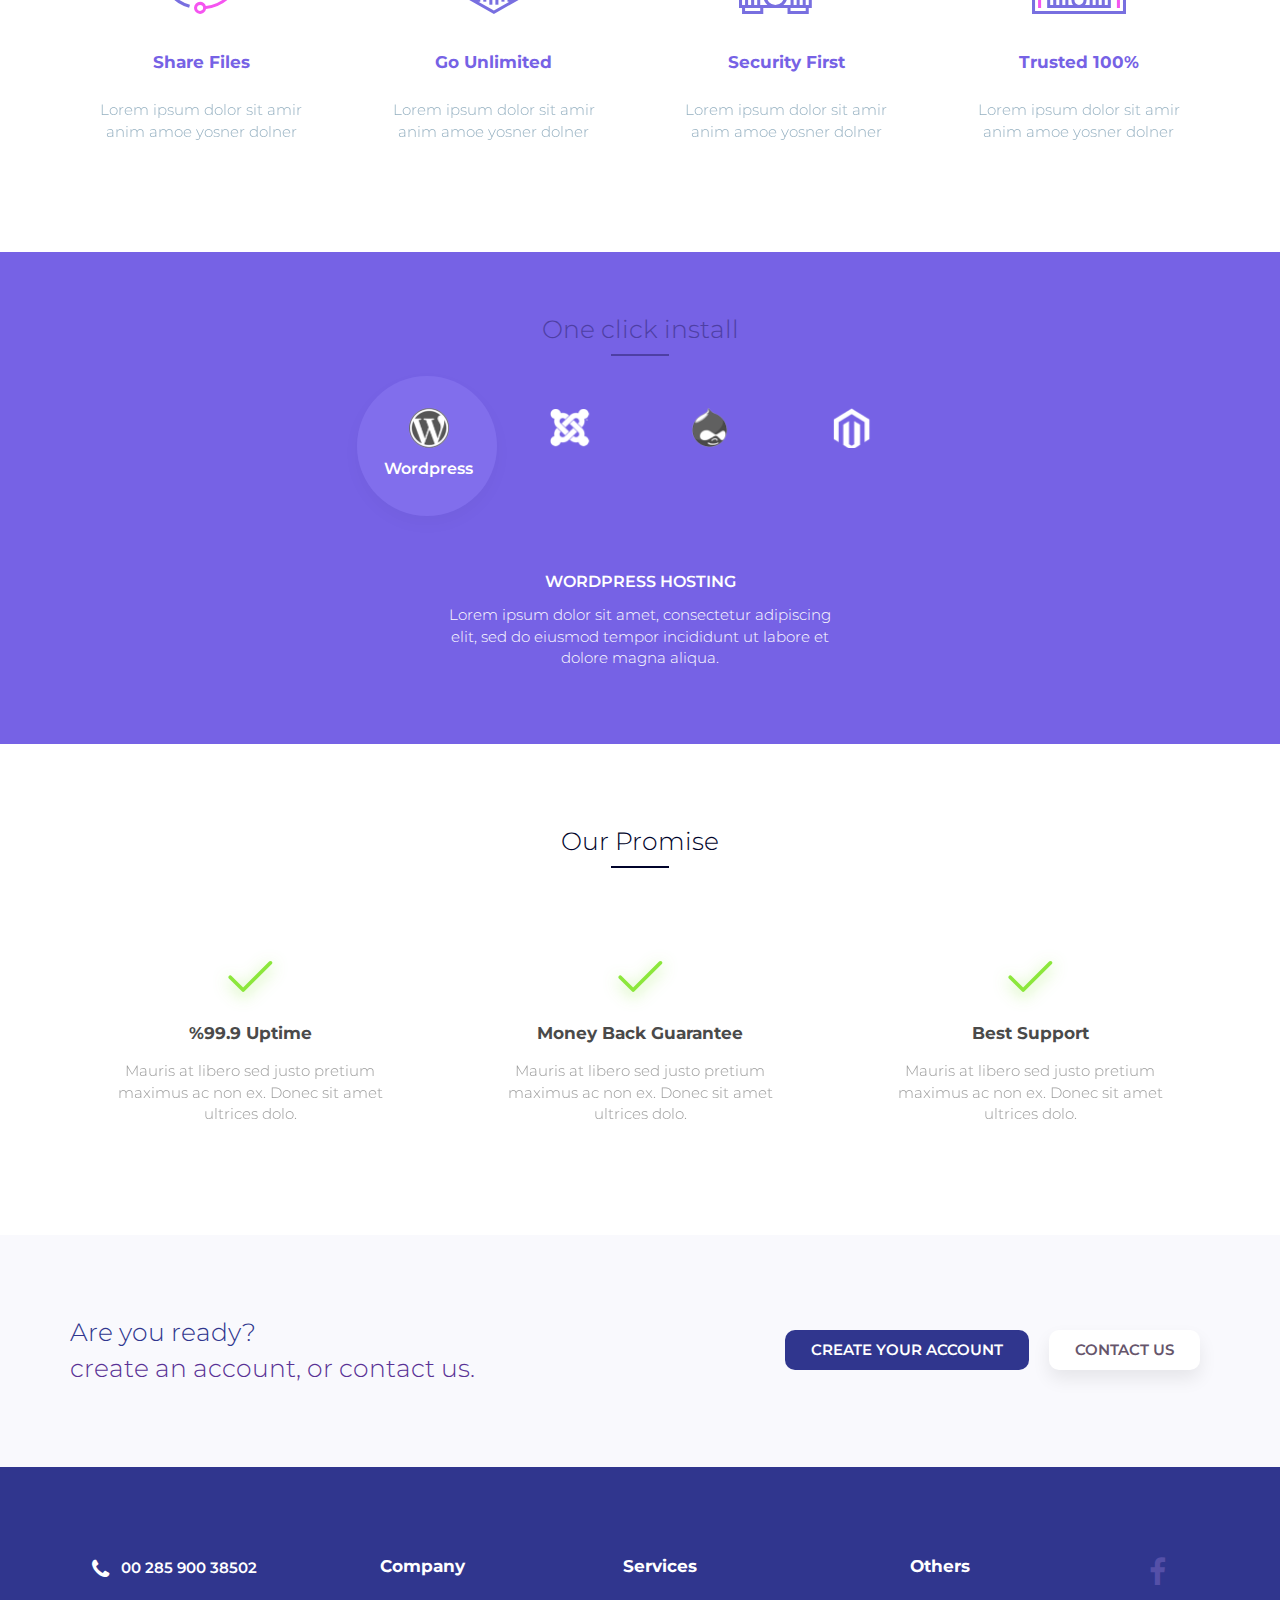
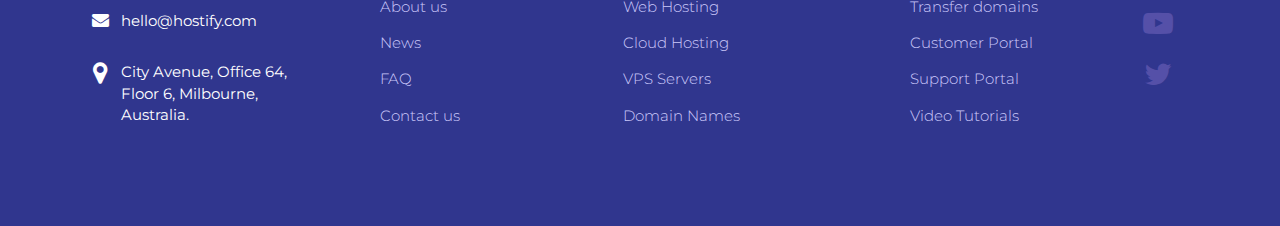
<file: vpshosting.html>
<!doctype html>
<html>
<head>
<meta charset="UTF-8">
<meta name="viewport" content="width=device-width, initial-scale=1.0,maximum-scale=1.0, user-scalable=no">
<title>Hostify</title>
<link rel="stylesheet" type="text/css" href="css/bootstrap.min.css">
<link rel="stylesheet" type="text/css" href="css/bootstrap-slider.min.css">
<link rel="stylesheet" type="text/css" href="css/font-awesome.min.css">
<link rel="stylesheet" type="text/css" href="css/slick.css">
<link rel="stylesheet" type="text/css" href="css/style.css">
</head>

<body>

<div id="header-holder" class="inner-header purple-header web-hosting-page">
    <nav id="nav" class="navbar navbar-default navbar-full">
        <div class="container-fluid">
            <div class="container container-nav">
                <div class="row">
                    <div class="col-md-12">
                        <div class="navbar-header">
                            <button aria-expanded="false" type="button" class="navbar-toggle collapsed" data-toggle="collapse" data-target="#bs">
                                <span class="icon-bar"></span>
                                <span class="icon-bar"></span>
                                <span class="icon-bar"></span>
                            </button>
                            <a class="logo-holder" href="index.html">
                                <div class="logo" style="width:62px;height:18px"></div>
                            </a>
                        </div>
                        <div style="height: 1px;" role="main" aria-expanded="false" class="navbar-collapse collapse" id="bs">
                            <ul class="nav navbar-nav navbar-right">
                                <li><a href="index.html">Home</a></li>
                                <li class="dropdown">
                                    <a href="#pricing">Hosting <i class="fa fa-caret-down"></i></a>
                                    <ul class="dropdown-menu">
                                      <li><a href="cloudhosting.html">Cloud Hosting</a></li>
                                      <li><a href="webhosting.html">Web Hosting</a></li>
                                      <li><a href="vpshosting.html">VPS Servers</a></li>
                                    </ul>
                                </li>
                                <li><a href="about.html">Company</a></li>
                                <li><a href="#whmcs">WHMCS</a></li>
                                <li><a href="contact.html">Contact us</a></li>
                                <li><a class="login-button" href="signin.html">Login</a></li>
                                <li class="support-button-holder support-dropdown">
                                    <a class="support-button" href="#">Support</a>
                                    <ul class="dropdown-menu">
                                      <li><a href="#"><i class="fa fa-phone"></i>Toll-Free  08-197-435-01</a></li>
                                      <li><a href="#"><i class="fa fa-comments"></i>Start a Live Chat</a></li>
                                      <li><a href="#"><i class="fa fa-ticket"></i>Open a ticket</a></li>
                                      <li><a href="#"><i class="fa fa-book"></i>Knowledge base</a></li>
                                    </ul>
                                </li>
                            </ul>
                        </div>
                    </div>
                </div>
            </div>
        </div>
    </nav>
    <div id="page-head" class="container-fluid inner-page">
        <div class="container">
            <div class="row">
                <div class="col-md-12 text-center">
                    <div class="page-title">VPS Hosting</div>
                </div>
            </div>
        </div>
    </div>
</div>
<div id="page-icon" class="container-fluid">
    <div class="container">
        <div class="row">
            <div class="col-md-12 text-center">
                <div class="pricing-icon pricing-color3">
                    <div class="special-gradiant"></div>
                    <i class="htfy htfy-computer"></i>
                </div>
            </div>
        </div>
    </div>
</div>
<div id="h-info" class="container-fluid">
    <div class="container">
        <div class="row">
            <div class="col-md-12">
                <div class="info-text green-text">adipiscing elit, sed do eiusmod tempor incididunt ut labore et dolore magna aliqua. Ut enim ad minim veniam, quis nostrud exercitation ullamco laboris nisi ut aliquip ex ea commodo consequat. Duis aute irure.</div>
            </div>
        </div>
    </div>
</div>
<div id="pricing" class="container-fluid">
    <div class="container">
        <div class="row">
            <div class="col-sm-6 col-md-4">
                <div class="pricing-box pricing-box-simple pricing-color3">
                    <div class="pricing-content">
                        <div class="pricing-icon">
                            <img src="images/pricing1.svg" alt="">
                        </div>
                        <div class="pricing-title">Starter Plan</div>
                        <div class="pricing-price">$4.8</div>
                        <div class="pricing-details">
                            <ul>
                                <li>Unlimited Storage</li>
                                <li>500 Protected Files</li>
                                <li>All Sharing Features</li>
                                <li>Realtime Revoke</li>
                                <li>Access to Party Integrations</li>
                                <li>Free Native Apps</li>
                                <li>QNote Editor</li>
                                <li>Offline File Access</li>
                                <li class="not-included">Single Sign on</li>
                                <li class="not-included">Unlimited Email accounts</li>
                                <li class="not-included">Support 24/7</li>
                                <li class="not-included">Linux server</li>
                            </ul>
                        </div>
                        <div class="pricing-link">
                            <a class="ybtn" href="#">Create New Account</a>
                        </div>
                    </div>
                </div>
            </div>
            <div class="col-sm-6 col-md-4">
                <div class="pricing-box pricing-box-simple pricing-color3">
                    <div class="pricing-content">
                        <div class="pricing-icon">
                            <img src="images/pricing2.svg" alt="">
                        </div>
                        <div class="pricing-title">Business Plan</div>
                        <div class="pricing-price">$10.8</div>
                        <div class="pricing-details">
                            <ul>
                                <li>Unlimited Storage</li>
                                <li>500 Protected Files</li>
                                <li>All Sharing Features</li>
                                <li>Realtime Revoke</li>
                                <li>Access to Party Integrations</li>
                                <li>Free Native Apps</li>
                                <li>QNote Editor</li>
                                <li>Offline File Access</li>
                                <li>Single Sign on</li>
                                <li>Unlimited Email accounts</li>
                                <li class="not-included">Support 24/7</li>
                                <li class="not-included">Linux server</li>
                            </ul>
                        </div>
                        <div class="pricing-link">
                            <a class="ybtn" href="#">Create New Account</a>
                        </div>
                    </div>
                </div>
            </div>
            <div class="col-sm-12 col-md-4">
                <div class="pricing-box pricing-box-simple pricing-color3">
                    <div class="pricing-content">
                        <div class="pricing-icon">
                            <img src="images/pricing3.svg" alt="">
                        </div>
                        <div class="pricing-title">Premium Plan</div>
                        <div class="pricing-price">$18.8</div>
                        <div class="pricing-details">
                            <ul>
                                <li>Unlimited Storage</li>
                                <li>500 Protected Files</li>
                                <li>All Sharing Features</li>
                                <li>Realtime Revoke</li>
                                <li>Access to Party Integrations</li>
                                <li>Free Native Apps</li>
                                <li>QNote Editor</li>
                                <li>Offline File Access</li>
                                <li>Single Sign on</li>
                                <li>Unlimited Email accounts</li>
                                <li>Support 24/7</li>
                                <li>Linux server</li>
                            </ul>
                        </div>
                        <div class="pricing-link">
                            <a class="ybtn" href="#">Create New Account</a>
                        </div>
                    </div>
                </div>
            </div>
        </div>
    </div>
</div>
<div id="ifeatures" class="container-fluid">
    <div class="container">
        <div class="row">
            <div class="col-md-12">
                <div class="row-title">What makes us special?</div>
            </div>
        </div>
        <div class="row">
            <div class="col-sm-6 col-md-3">
                <div class="feature-box">
                    <div class="feature-icon">
                        <img src="images/feature1.svg" alt="">
                    </div>
                    <div class="feature-title">Share Files</div>
                    <div class="feature-details">Lorem ipsum dolor sit amir anim
amoe yosner dolner </div>
                </div>
            </div>
            <div class="col-sm-6 col-md-3">
                <div class="feature-box">
                    <div class="feature-icon">
                        <img src="images/feature2.svg" alt="">
                    </div>
                    <div class="feature-title">Go Unlimited</div>
                    <div class="feature-details">Lorem ipsum dolor sit amir anim
amoe yosner dolner </div>
                </div>
            </div>
            <div class="col-sm-6 col-md-3">
                <div class="feature-box">
                    <div class="feature-icon">
                        <img src="images/feature3.svg" alt="">
                    </div>
                    <div class="feature-title">Security First</div>
                    <div class="feature-details">Lorem ipsum dolor sit amir anim
amoe yosner dolner </div>
                </div>
            </div>
            <div class="col-sm-6 col-md-3">
                <div class="feature-box">
                    <div class="feature-icon">
                        <img src="images/feature4.svg" alt="">
                    </div>
                    <div class="feature-title">Trusted 100%</div>
                    <div class="feature-details">Lorem ipsum dolor sit amir anim
amoe yosner dolner </div>
                </div>
            </div>
        </div>
    </div>
</div>
<div id="apps" class="container-fluid">
    <div class="container">
        <div class="row">
            <div class="col-md-12">
                <div class="row-title">One click install</div>
            </div>
        </div>
        <div class="row">
            <div class="col-md-12">
                <div class="apps-holder">
                    <div class="apps-links-holder">
                        <div class="app-icon-holder app-icon-holder1 opened" data-id="1">
                            <div class="app-icon"><img class="grayscale" src="images/wordpress.png" alt="wordpress"></div>
                            <div class="app-title">Wordpress</div>
                        </div>
                        <div class="app-icon-holder app-icon-holder2" data-id="2">
                            <div class="app-icon"><img class="brightness" src="images/joomla.png" alt="joomla"></div>
                            <div class="app-title">Joomla</div>
                        </div>
                        <div class="app-icon-holder app-icon-holder3" data-id="3">
                            <div class="app-icon"><img class="grayscale" src="images/drupal.png" alt="drupal"></div>
                            <div class="app-title">Drupal</div>
                        </div>
                        <div class="app-icon-holder app-icon-holder4" data-id="4">
                            <div class="app-icon"><img class="brightness" src="images/magento.png" alt="magento"></div>
                            <div class="app-title">Magento</div>
                        </div>
                    </div>
                    <div class="apps-details-holder">
                        <div class="app-details">
                            <div class="app-details1 show-details">
                                <div class="app-title">Wordpress Hosting</div>
                                <div class="app-text">Lorem ipsum dolor sit amet, consectetur adipiscing elit, sed do eiusmod tempor incididunt ut labore et dolore magna aliqua.</div>
                            </div>
                            <div class="app-details2">
                                <div class="app-title">Joomla Hosting</div>
                                <div class="app-text">Ut enim ad minim veniam, quis nostrud exercitation ullamco laboris nisi ut aliquip ex ea commodo consequat.</div>
                            </div>
                            <div class="app-details3">
                                <div class="app-title">Drupal Hosting</div>
                                <div class="app-text">Sed ut perspiciatis unde omnis iste natus error sit voluptatem accusantium doloremque laudantium, totam rem aperiam.</div>
                            </div>
                            <div class="app-details4">
                                <div class="app-title">Magento Hosting</div>
                                <div class="app-text">emo enim ipsam voluptatem quia voluptas sit aspernatur aut odit aut fugit, mo enim ipsam voluptatem quia voluptas sit.</div>
                            </div>
                        </div>
                    </div>
                </div>
            </div>
        </div>
    </div>
</div>
<div id="more-features" class="container-fluid">
    <div class="container">
        <div class="row">
            <div class="col-md-12">
                <div class="row-title">Our Promise</div>
            </div>
        </div>
        <div class="row">
            <div class="col-sm-6 col-md-4">
                <div class="mfeature-box">
                    <div class="mfeature-icon">
                        <i class="htfy htfy-tick"></i>
                    </div>
                    <div class="mfeature-title">%99.9 Uptime</div>
                    <div class="mfeature-details">Mauris at libero sed justo pretium maximus ac non ex. Donec sit amet ultrices dolo.</div>
                </div>
            </div>
            <div class="col-sm-6 col-md-4">
                <div class="mfeature-box">
                    <div class="mfeature-icon">
                        <i class="htfy htfy-tick"></i>
                    </div>
                    <div class="mfeature-title">Money Back Guarantee</div>
                    <div class="mfeature-details">Mauris at libero sed justo pretium maximus ac non ex. Donec sit amet ultrices dolo.</div>
                </div>
            </div>
            <div class="col-sm-12 col-md-4">
                <div class="mfeature-box">
                    <div class="mfeature-icon">
                        <i class="htfy htfy-tick"></i>
                    </div>
                    <div class="mfeature-title">Best Support</div>
                    <div class="mfeature-details">Mauris at libero sed justo pretium maximus ac non ex. Donec sit amet ultrices dolo.</div>
                </div>
            </div>
        </div>
    </div>
</div>
<div id="message1" class="container-fluid message-area normal-bg">
    <div class="container">
        <div class="row">
            <div class="col-sm-12 col-md-6">
                <div class="text-purple-light">Are you ready?</div>
                <div class="text-purple-dark">create an account, or contact us.</div>
            </div>
            <div class="col-sm-12 col-md-6">
                <div class="buttons-holder">
                    <a href="#" class="ybtn ybtn-purple">Create Your Account</a><a href="#" class="ybtn ybtn-white ybtn-shadow">Contact Us</a>
                </div>
            </div>
        </div>
    </div>
</div>
<div id="footer" class="container-fluid">
    <div class="container">
        <div class="row">
            <div class="col-xs-6 col-sm-4 col-md-3">
                <div class="address-holder">
                    <div class="phone"><i class="fa fa-phone"></i> 00 285 900 38502</div>
                    <div class="email"><i class="fa fa-envelope"></i> hello@hostify.com</div>
                    <div class="address">
                        <i class="fa fa-map-marker"></i> 
                        <div>City Avenue, Office 64,<br>
                            Floor 6,  Milbourne,<br>
                            Australia.</div>
                    </div>
                </div>
            </div>
            <div class="col-xs-6 col-sm-2 col-md-2">
                <div class="footer-menu-holder">
                    <h4>Company</h4>
                    <ul class="footer-menu">
                        <li><a href="about.html">About us</a></li>
                        <li><a href="blog.html">News</a></li>
                        <li><a href="faq.html">FAQ</a></li>
                        <li><a href="contact.html">Contact us</a></li>
                    </ul>
                </div>
            </div>
            <div class="col-xs-6 col-sm-2 col-md-3">
                <div class="footer-menu-holder">
                    <h4>Services</h4>
                    <ul class="footer-menu">
                        <li><a href="webhosting.html">Web Hosting</a></li>
                        <li><a href="cloudhosting.html">Cloud Hosting</a></li>
                        <li><a href="vpsservers.html">VPS Servers</a></li>
                        <li><a href="#">Domain Names</a></li>
                    </ul>
                </div>
            </div>
            <div class="col-xs-6 col-sm-3 col-md-3">
                <div class="footer-menu-holder">
                    <h4>Others</h4>
                    <ul class="footer-menu">
                        <li><a href="#">Transfer domains</a></li>
                        <li><a href="portal.html">Customer Portal</a></li>
                        <li><a href="#">Support Portal</a></li>
                        <li><a href="#">Video Tutorials</a></li>
                    </ul>
                </div>
            </div>
            <div class="col-xs-12 col-sm-1 col-md-1">
                <div class="social-menu-holder">
                    <ul class="social-menu">
                        <li><a href="#"><i class="fa fa-facebook"></i></a></li>
                        <li><a href="#"><i class="fa fa-youtube-play"></i></a></li>
                        <li><a href="#"><i class="fa fa-twitter"></i></a></li>
                    </ul>
                </div>
            </div>
        </div>
    </div>
</div>
<script src="js/jquery.min.js"></script>
<script src="js/bootstrap.min.js"></script>
<script src="js/bootstrap-slider.min.js"></script>
<script src="js/slick.min.js"></script>
<script src="js/main.js"></script>
</body>
</html>
</file>
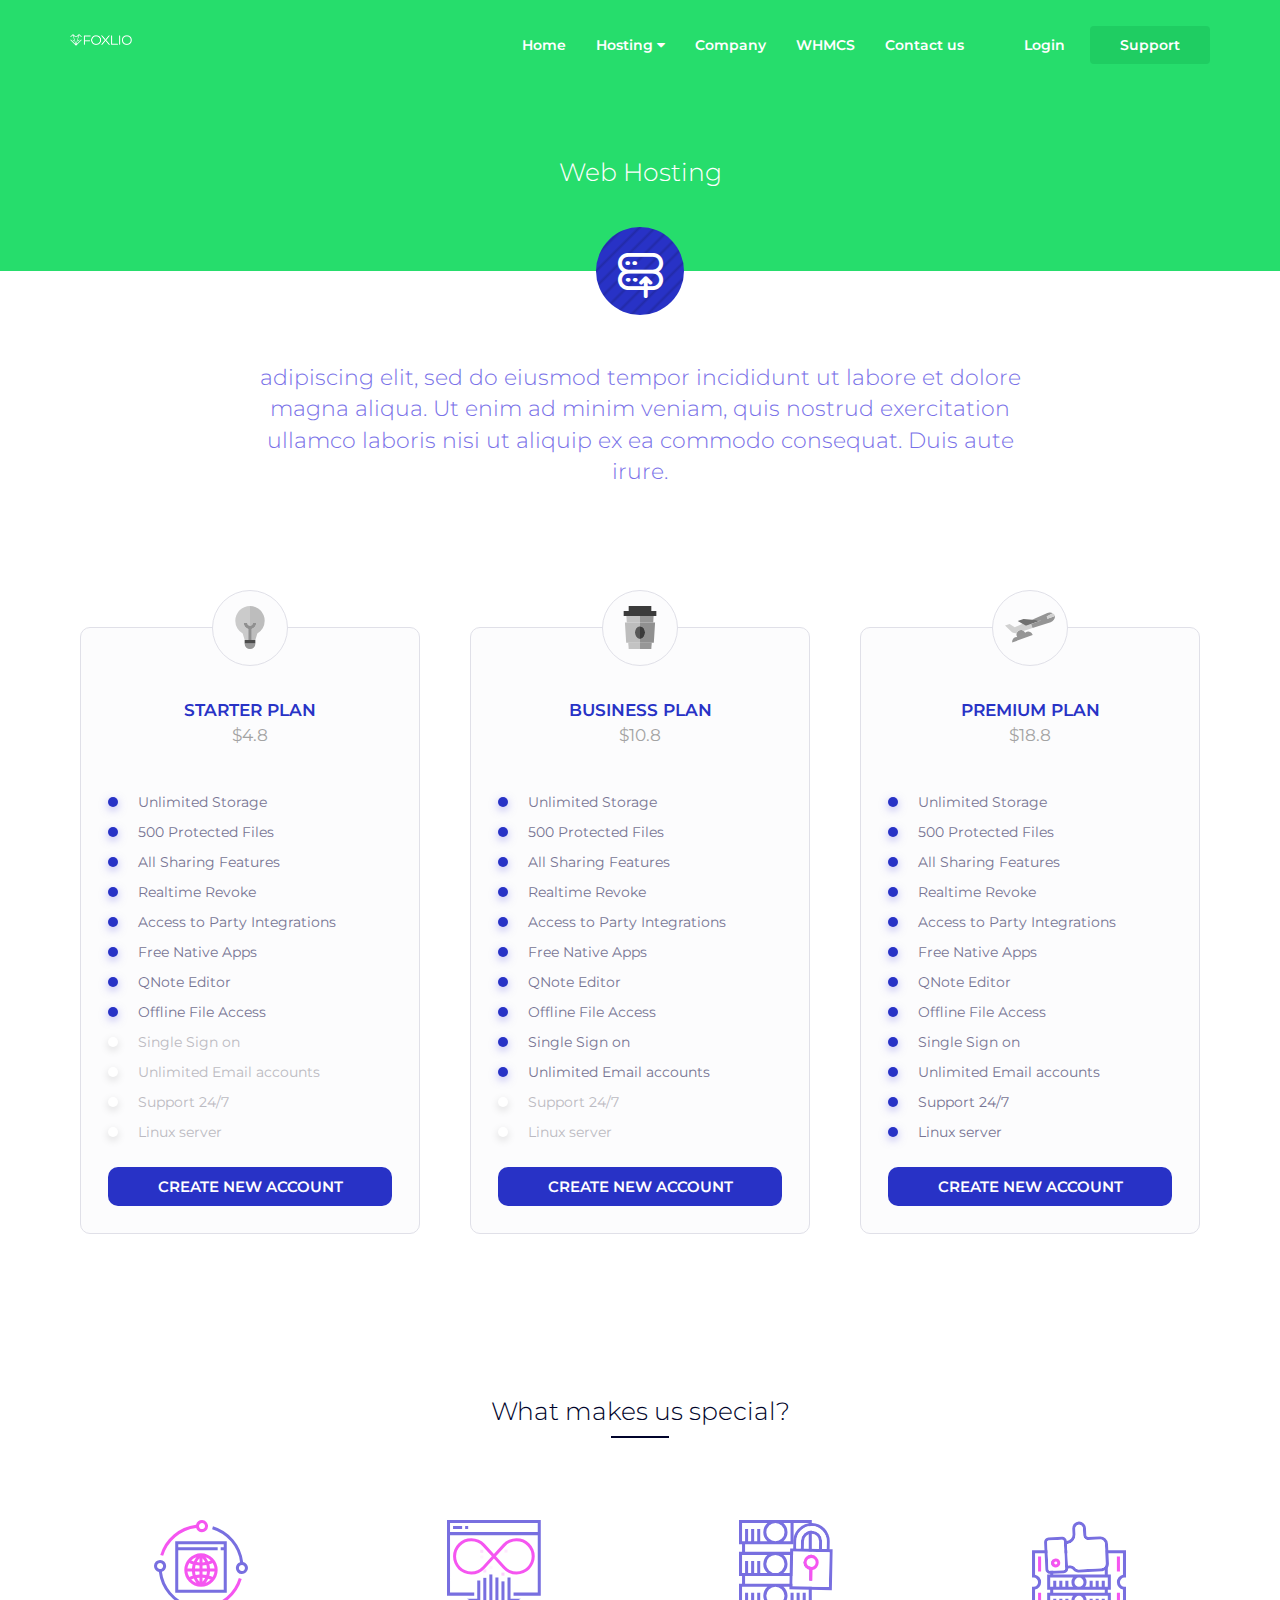
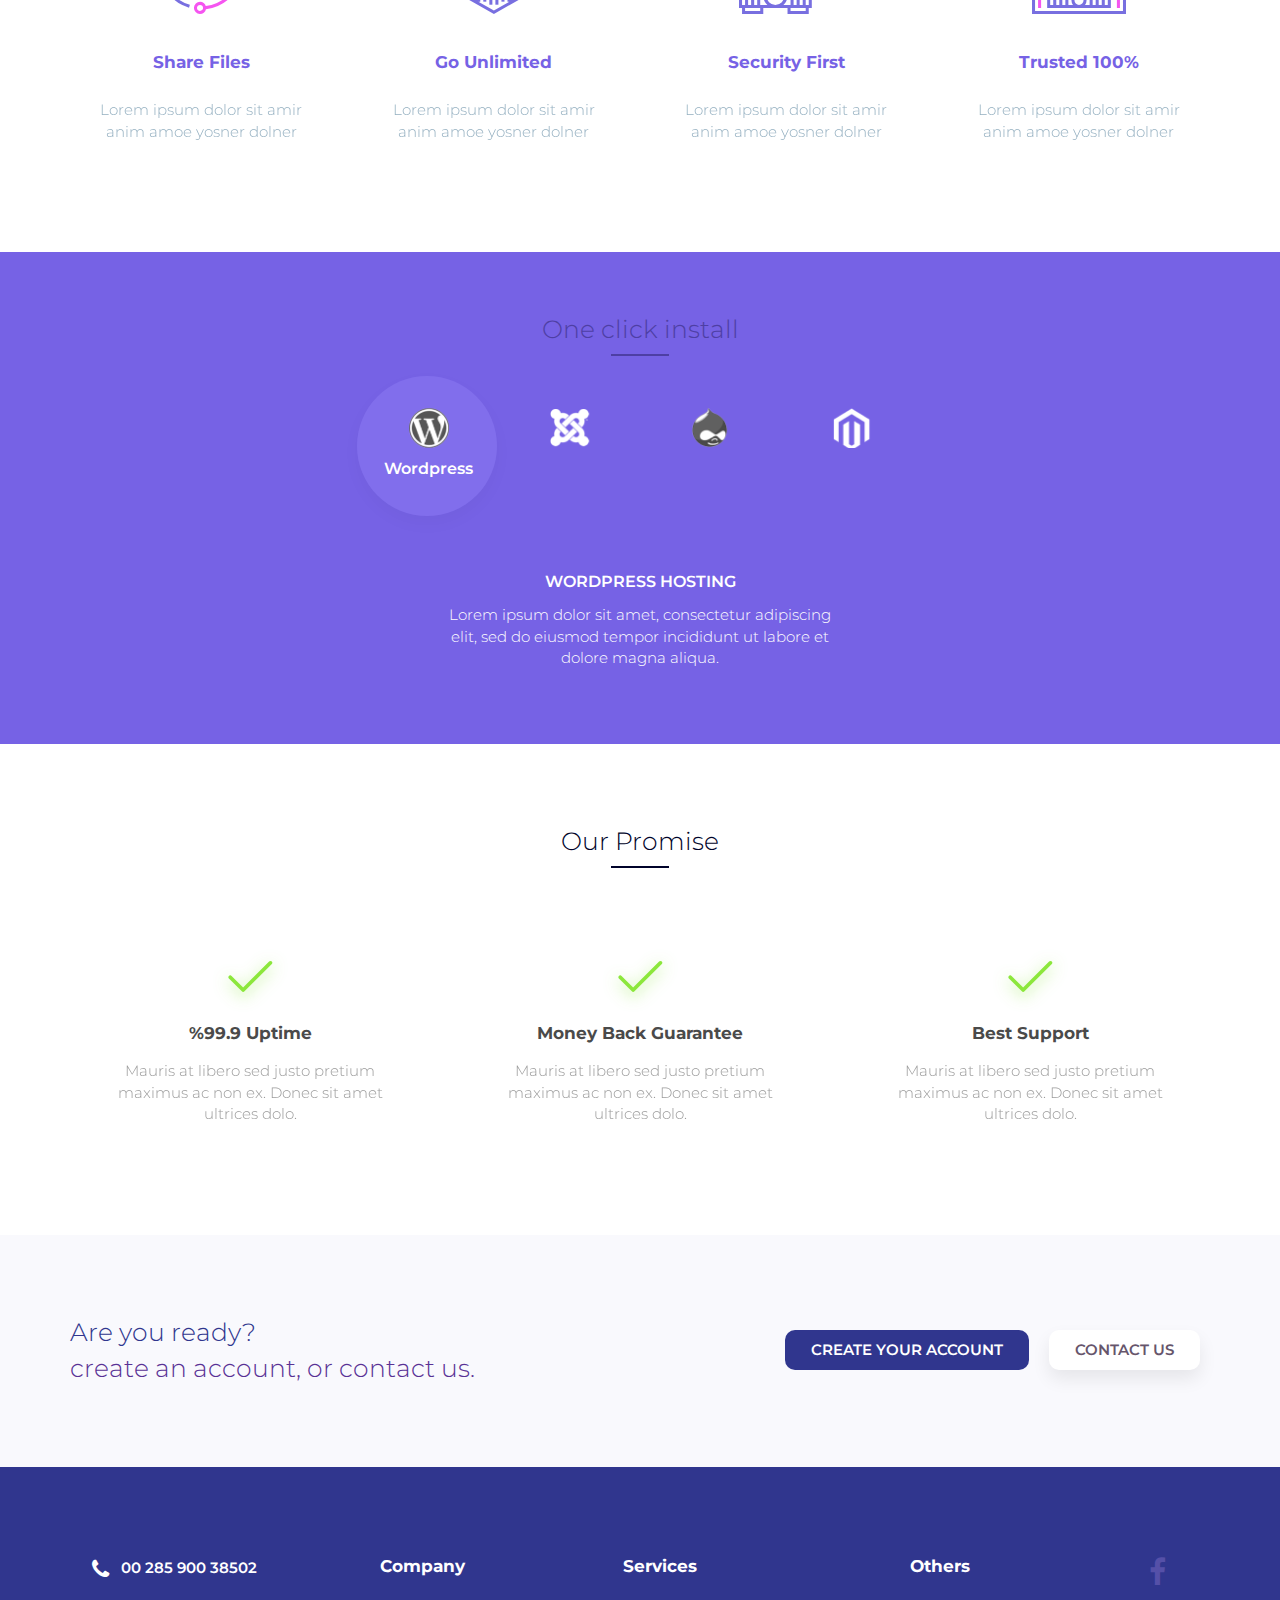
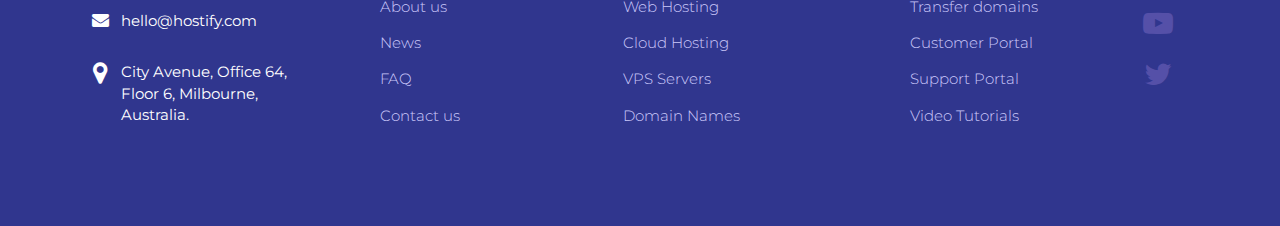
<file: webhosting.html>
<!doctype html>
<html>
<head>
<meta charset="UTF-8">
<meta name="viewport" content="width=device-width, initial-scale=1.0,maximum-scale=1.0, user-scalable=no">
<title>Hostify</title>
<link rel="stylesheet" type="text/css" href="css/bootstrap.min.css">
<link rel="stylesheet" type="text/css" href="css/bootstrap-slider.min.css">
<link rel="stylesheet" type="text/css" href="css/font-awesome.min.css">
<link rel="stylesheet" type="text/css" href="css/slick.css">
<link rel="stylesheet" type="text/css" href="css/style.css">
</head>

<body>

<div id="header-holder" class="inner-header green-header web-hosting-page">
    <nav id="nav" class="navbar navbar-default navbar-full">
        <div class="container-fluid">
            <div class="container container-nav">
                <div class="row">
                    <div class="col-md-12">
                        <div class="navbar-header">
                            <button aria-expanded="false" type="button" class="navbar-toggle collapsed" data-toggle="collapse" data-target="#bs">
                                <span class="icon-bar"></span>
                                <span class="icon-bar"></span>
                                <span class="icon-bar"></span>
                            </button>
                            <a class="logo-holder" href="index.html">
                                <div class="logo" style="width:62px;height:18px"></div>
                            </a>
                        </div>
                        <div style="height: 1px;" role="main" aria-expanded="false" class="navbar-collapse collapse" id="bs">
                            <ul class="nav navbar-nav navbar-right">
                                <li><a href="index.html">Home</a></li>
                                <li class="dropdown">
                                    <a href="#pricing">Hosting <i class="fa fa-caret-down"></i></a>
                                    <ul class="dropdown-menu">
                                      <li><a href="cloudhosting.html">Cloud Hosting</a></li>
                                      <li><a href="webhosting.html">Web Hosting</a></li>
                                      <li><a href="vpshosting.html">VPS Servers</a></li>
                                    </ul>
                                </li>
                                <li><a href="about.html">Company</a></li>
                                <li><a href="#whmcs">WHMCS</a></li>
                                <li><a href="contact.html">Contact us</a></li>
                                <li><a class="login-button" href="signin.html">Login</a></li>
                                <li class="support-button-holder support-dropdown">
                                    <a class="support-button" href="#">Support</a>
                                    <ul class="dropdown-menu">
                                      <li><a href="#"><i class="fa fa-phone"></i>Toll-Free  08-197-435-01</a></li>
                                      <li><a href="#"><i class="fa fa-comments"></i>Start a Live Chat</a></li>
                                      <li><a href="#"><i class="fa fa-ticket"></i>Open a ticket</a></li>
                                      <li><a href="#"><i class="fa fa-book"></i>Knowledge base</a></li>
                                    </ul>
                                </li>
                            </ul>
                        </div>
                    </div>
                </div>
            </div>
        </div>
    </nav>
    <div id="page-head" class="container-fluid inner-page">
        <div class="container">
            <div class="row">
                <div class="col-md-12 text-center">
                    <div class="page-title">Web Hosting</div>
                </div>
            </div>
        </div>
    </div>
</div>
<div id="page-icon" class="container-fluid">
    <div class="container">
        <div class="row">
            <div class="col-md-12 text-center">
                <div class="pricing-icon pricing-color1">
                    <div class="special-gradiant"></div>
                    <i class="htfy htfy-technology"></i>
                </div>
            </div>
        </div>
    </div>
</div>
<div id="h-info" class="container-fluid">
    <div class="container">
        <div class="row">
            <div class="col-md-12">
                <div class="info-text purple-text">adipiscing elit, sed do eiusmod tempor incididunt ut labore et dolore magna aliqua. Ut enim ad minim veniam, quis nostrud exercitation ullamco laboris nisi ut aliquip ex ea commodo consequat. Duis aute irure.</div>
            </div>
        </div>
    </div>
</div>
<div id="pricing" class="container-fluid">
    <div class="container">
        <div class="row">
            <div class="col-sm-6 col-md-4">
                <div class="pricing-box pricing-box-simple pricing-color1">
                    <div class="pricing-content">
                        <div class="pricing-icon">
                            <img src="images/pricing1.svg" alt="">
                        </div>
                        <div class="pricing-title">Starter Plan</div>
                        <div class="pricing-price">$4.8</div>
                        <div class="pricing-details">
                            <ul>
                                <li>Unlimited Storage</li>
                                <li>500 Protected Files</li>
                                <li>All Sharing Features</li>
                                <li>Realtime Revoke</li>
                                <li>Access to Party Integrations</li>
                                <li>Free Native Apps</li>
                                <li>QNote Editor</li>
                                <li>Offline File Access</li>
                                <li class="not-included">Single Sign on</li>
                                <li class="not-included">Unlimited Email accounts</li>
                                <li class="not-included">Support 24/7</li>
                                <li class="not-included">Linux server</li>
                            </ul>
                        </div>
                        <div class="pricing-link">
                            <a class="ybtn" href="#">Create New Account</a>
                        </div>
                    </div>
                </div>
            </div>
            <div class="col-sm-6 col-md-4">
                <div class="pricing-box pricing-box-simple pricing-color1">
                    <div class="pricing-content">
                        <div class="pricing-icon">
                            <img src="images/pricing2.svg" alt="">
                        </div>
                        <div class="pricing-title">Business Plan</div>
                        <div class="pricing-price">$10.8</div>
                        <div class="pricing-details">
                            <ul>
                                <li>Unlimited Storage</li>
                                <li>500 Protected Files</li>
                                <li>All Sharing Features</li>
                                <li>Realtime Revoke</li>
                                <li>Access to Party Integrations</li>
                                <li>Free Native Apps</li>
                                <li>QNote Editor</li>
                                <li>Offline File Access</li>
                                <li>Single Sign on</li>
                                <li>Unlimited Email accounts</li>
                                <li class="not-included">Support 24/7</li>
                                <li class="not-included">Linux server</li>
                            </ul>
                        </div>
                        <div class="pricing-link">
                            <a class="ybtn" href="#">Create New Account</a>
                        </div>
                    </div>
                </div>
            </div>
            <div class="col-sm-12 col-md-4">
                <div class="pricing-box pricing-box-simple pricing-color1">
                    <div class="pricing-content">
                        <div class="pricing-icon">
                            <img src="images/pricing3.svg" alt="">
                        </div>
                        <div class="pricing-title">Premium Plan</div>
                        <div class="pricing-price">$18.8</div>
                        <div class="pricing-details">
                            <ul>
                                <li>Unlimited Storage</li>
                                <li>500 Protected Files</li>
                                <li>All Sharing Features</li>
                                <li>Realtime Revoke</li>
                                <li>Access to Party Integrations</li>
                                <li>Free Native Apps</li>
                                <li>QNote Editor</li>
                                <li>Offline File Access</li>
                                <li>Single Sign on</li>
                                <li>Unlimited Email accounts</li>
                                <li>Support 24/7</li>
                                <li>Linux server</li>
                            </ul>
                        </div>
                        <div class="pricing-link">
                            <a class="ybtn" href="#">Create New Account</a>
                        </div>
                    </div>
                </div>
            </div>
        </div>
    </div>
</div>
<div id="ifeatures" class="container-fluid">
    <div class="container">
        <div class="row">
            <div class="col-md-12">
                <div class="row-title">What makes us special?</div>
            </div>
        </div>
        <div class="row">
            <div class="col-sm-6 col-md-3">
                <div class="feature-box">
                    <div class="feature-icon">
                        <img src="images/feature1.svg" alt="">
                    </div>
                    <div class="feature-title">Share Files</div>
                    <div class="feature-details">Lorem ipsum dolor sit amir anim
amoe yosner dolner </div>
                </div>
            </div>
            <div class="col-sm-6 col-md-3">
                <div class="feature-box">
                    <div class="feature-icon">
                        <img src="images/feature2.svg" alt="">
                    </div>
                    <div class="feature-title">Go Unlimited</div>
                    <div class="feature-details">Lorem ipsum dolor sit amir anim
amoe yosner dolner </div>
                </div>
            </div>
            <div class="col-sm-6 col-md-3">
                <div class="feature-box">
                    <div class="feature-icon">
                        <img src="images/feature3.svg" alt="">
                    </div>
                    <div class="feature-title">Security First</div>
                    <div class="feature-details">Lorem ipsum dolor sit amir anim
amoe yosner dolner </div>
                </div>
            </div>
            <div class="col-sm-6 col-md-3">
                <div class="feature-box">
                    <div class="feature-icon">
                        <img src="images/feature4.svg" alt="">
                    </div>
                    <div class="feature-title">Trusted 100%</div>
                    <div class="feature-details">Lorem ipsum dolor sit amir anim
amoe yosner dolner </div>
                </div>
            </div>
        </div>
    </div>
</div>
<div id="apps" class="container-fluid">
    <div class="container">
        <div class="row">
            <div class="col-md-12">
                <div class="row-title">One click install</div>
            </div>
        </div>
        <div class="row">
            <div class="col-md-12">
                <div class="apps-holder">
                    <div class="apps-links-holder">
                        <div class="app-icon-holder app-icon-holder1 opened" data-id="1">
                            <div class="app-icon"><img class="grayscale" src="images/wordpress.png" alt="wordpress"></div>
                            <div class="app-title">Wordpress</div>
                        </div>
                        <div class="app-icon-holder app-icon-holder2" data-id="2">
                            <div class="app-icon"><img class="brightness" src="images/joomla.png" alt="joomla"></div>
                            <div class="app-title">Joomla</div>
                        </div>
                        <div class="app-icon-holder app-icon-holder3" data-id="3">
                            <div class="app-icon"><img class="grayscale" src="images/drupal.png" alt="drupal"></div>
                            <div class="app-title">Drupal</div>
                        </div>
                        <div class="app-icon-holder app-icon-holder4" data-id="4">
                            <div class="app-icon"><img class="brightness" src="images/magento.png" alt="magento"></div>
                            <div class="app-title">Magento</div>
                        </div>
                    </div>
                    <div class="apps-details-holder">
                        <div class="app-details">
                            <div class="app-details1 show-details">
                                <div class="app-title">Wordpress Hosting</div>
                                <div class="app-text">Lorem ipsum dolor sit amet, consectetur adipiscing elit, sed do eiusmod tempor incididunt ut labore et dolore magna aliqua.</div>
                            </div>
                            <div class="app-details2">
                                <div class="app-title">Joomla Hosting</div>
                                <div class="app-text">Ut enim ad minim veniam, quis nostrud exercitation ullamco laboris nisi ut aliquip ex ea commodo consequat.</div>
                            </div>
                            <div class="app-details3">
                                <div class="app-title">Drupal Hosting</div>
                                <div class="app-text">Sed ut perspiciatis unde omnis iste natus error sit voluptatem accusantium doloremque laudantium, totam rem aperiam.</div>
                            </div>
                            <div class="app-details4">
                                <div class="app-title">Magento Hosting</div>
                                <div class="app-text">emo enim ipsam voluptatem quia voluptas sit aspernatur aut odit aut fugit, mo enim ipsam voluptatem quia voluptas sit.</div>
                            </div>
                        </div>
                    </div>
                </div>
            </div>
        </div>
    </div>
</div>
<div id="more-features" class="container-fluid">
    <div class="container">
        <div class="row">
            <div class="col-md-12">
                <div class="row-title">Our Promise</div>
            </div>
        </div>
        <div class="row">
            <div class="col-sm-6 col-md-4">
                <div class="mfeature-box">
                    <div class="mfeature-icon">
                        <i class="htfy htfy-tick"></i>
                    </div>
                    <div class="mfeature-title">%99.9 Uptime</div>
                    <div class="mfeature-details">Mauris at libero sed justo pretium maximus ac non ex. Donec sit amet ultrices dolo.</div>
                </div>
            </div>
            <div class="col-sm-6 col-md-4">
                <div class="mfeature-box">
                    <div class="mfeature-icon">
                        <i class="htfy htfy-tick"></i>
                    </div>
                    <div class="mfeature-title">Money Back Guarantee</div>
                    <div class="mfeature-details">Mauris at libero sed justo pretium maximus ac non ex. Donec sit amet ultrices dolo.</div>
                </div>
            </div>
            <div class="col-sm-12 col-md-4">
                <div class="mfeature-box">
                    <div class="mfeature-icon">
                        <i class="htfy htfy-tick"></i>
                    </div>
                    <div class="mfeature-title">Best Support</div>
                    <div class="mfeature-details">Mauris at libero sed justo pretium maximus ac non ex. Donec sit amet ultrices dolo.</div>
                </div>
            </div>
        </div>
    </div>
</div>
<div id="message1" class="container-fluid message-area normal-bg">
    <div class="container">
        <div class="row">
            <div class="col-sm-12 col-md-6">
                <div class="text-purple-light">Are you ready?</div>
                <div class="text-purple-dark">create an account, or contact us.</div>
            </div>
            <div class="col-sm-12 col-md-6">
                <div class="buttons-holder">
                    <a href="#" class="ybtn ybtn-purple">Create Your Account</a><a href="#" class="ybtn ybtn-white ybtn-shadow">Contact Us</a>
                </div>
            </div>
        </div>
    </div>
</div>
<div id="footer" class="container-fluid">
    <div class="container">
        <div class="row">
            <div class="col-xs-6 col-sm-4 col-md-3">
                <div class="address-holder">
                    <div class="phone"><i class="fa fa-phone"></i> 00 285 900 38502</div>
                    <div class="email"><i class="fa fa-envelope"></i> hello@hostify.com</div>
                    <div class="address">
                        <i class="fa fa-map-marker"></i> 
                        <div>City Avenue, Office 64,<br>
                            Floor 6,  Milbourne,<br>
                            Australia.</div>
                    </div>
                </div>
            </div>
            <div class="col-xs-6 col-sm-2 col-md-2">
                <div class="footer-menu-holder">
                    <h4>Company</h4>
                    <ul class="footer-menu">
                        <li><a href="about.html">About us</a></li>
                        <li><a href="blog.html">News</a></li>
                        <li><a href="faq.html">FAQ</a></li>
                        <li><a href="contact.html">Contact us</a></li>
                    </ul>
                </div>
            </div>
            <div class="col-xs-6 col-sm-2 col-md-3">
                <div class="footer-menu-holder">
                    <h4>Services</h4>
                    <ul class="footer-menu">
                        <li><a href="webhosting.html">Web Hosting</a></li>
                        <li><a href="cloudhosting.html">Cloud Hosting</a></li>
                        <li><a href="vpsservers.html">VPS Servers</a></li>
                        <li><a href="#">Domain Names</a></li>
                    </ul>
                </div>
            </div>
            <div class="col-xs-6 col-sm-3 col-md-3">
                <div class="footer-menu-holder">
                    <h4>Others</h4>
                    <ul class="footer-menu">
                        <li><a href="#">Transfer domains</a></li>
                        <li><a href="portal.html">Customer Portal</a></li>
                        <li><a href="#">Support Portal</a></li>
                        <li><a href="#">Video Tutorials</a></li>
                    </ul>
                </div>
            </div>
            <div class="col-xs-12 col-sm-1 col-md-1">
                <div class="social-menu-holder">
                    <ul class="social-menu">
                        <li><a href="#"><i class="fa fa-facebook"></i></a></li>
                        <li><a href="#"><i class="fa fa-youtube-play"></i></a></li>
                        <li><a href="#"><i class="fa fa-twitter"></i></a></li>
                    </ul>
                </div>
            </div>
        </div>
    </div>
</div>
<script src="js/jquery.min.js"></script>
<script src="js/bootstrap.min.js"></script>
<script src="js/bootstrap-slider.min.js"></script>
<script src="js/slick.min.js"></script>
<script src="js/main.js"></script>
</body>
</html>
</file>
<file: css/style.css>
@charset "UTF-8";
/*------------------------------------------------------------------
 * Theme Name: Hostify Responsive Template
 * Theme URI: http://www.brandio.io/envato/hostify
 * Author: Brandio
 * Author URI: http://www.brandio.io/
 * Description: A Bootstrap Responsive HTML5 Template
 * Version: 1.0
 * Licensed under MIT (https://github.com/twbs/bootstrap/blob/master/LICENSE)
 * Bootstrap v3.3.7 (http://getbootstrap.com)
 * Copyright 2017 Brandio.
 -------------------------------------------------------------------*/

/*------------------------------------------------------------------
[Table of contents]

1. General Styles.
2. Header Styles.
3. Top Content Styles.
4. info Section Styles.
5. Services Section Styles.
6. Message Section Styles.
7. Pricing Section Styles.
8. Custom Plan Section Styles.
9. Features Section Styles.
10. Testimonials Section Styles.
11. More Features Section Styles.
12. Footer Section Styles.
13. Sign in - Sign up Pages Styles.
14. Inner Pages Styles.
15. Responsive Styles.
-------------------------------------------------------------------*/

@import url('https://fonts.googleapis.com/css?family=Montserrat:300,400,500,600,700');
@import url('https://fonts.googleapis.com/css?family=Rubik:400,500');
@import url("../fonts/hostify.css");

/*------------------------------------------------------------------
	1. General Styles
-------------------------------------------------------------------*/
*,body{
    -webkit-transition: all 0.3s ease 0.0s;
    transition: all 0.3s ease 0.0s;
    font-family: 'Montserrat', sans-serif;
    font-weight: 400;
    -webkit-font-smoothing: antialiased;
    text-rendering: optimizeLegibility;
    -moz-osx-font-smoothing: grayscale;
}

.rtl-cols div[class^="col-"] {
    float: right;
}

.slick-slide{
    cursor: pointer;
    outline: 0;
}
.slick-dots{
    position: absolute;
    left: 0;
    bottom: 0;
    width: 100%;
    list-style: none;
    padding: 0;
    margin: 0;
    text-align: center;
}
.slick-dots li{
    display: inline-block;
    text-indent: -9999px;
    white-space: nowrap; 
    border: 0;
    width: 8px;
    height: 8px;
    border-radius: 8px;
    background-color: #ffffff;
    opacity: 0.5;
    margin-left: 5px;
    -webkit-box-shadow: 0 0 10px 0 rgba(0,0,0,0.5);
    box-shadow: 0 0 10px 0 rgba(0,0,0,0.5);
}
.slick-dots li.slick-active{
    opacity: 1;
}
.row-title{
    text-align: center;
    font-size: 25px;
    font-weight: 300;
    color: #00032a;
    position: relative;
    margin-top: 30px;
    margin-bottom: 30px;
}
.row-title:after{
    position: absolute;
    content: "";
    width: 58px;
    height: 2px;
    background-color: #00032a;
    left: 50%;
    margin-left: -29px;
    bottom: -8px;
}
.row-icon{
    text-align: center;
}
.row-icon .pricing-icon{
    position: relative;
    width: 88px;
    height: 88px;
    display: inline-block;
    border-radius: 200px;
    overflow: hidden;
    z-index: 100;
    background-color: #ffffff;
    border: 2px solid #cfced6;
    animation-name: little-move;
}

.row-icon .pricing-icon .htfy{
    color: #ffffff;
    font-size: 45px;
    margin-top: 21px;
}
.row-icon .pricing-icon .htfy-technology{
    margin-top: 26px;
}
.row-icon .pricing-icon .fa{
    color: #ffffff;
    font-size: 40px;
    margin-top: 25px;
}
.row-icon .pricing-icon.color1 .htfy,
.row-icon .pricing-icon.color1 .fa{
    color: #30368e;
}
.row-icon .pricing-icon.color2 .htfy,
.row-icon .pricing-icon.color2 .fa{
    color: #2832c6;
}
.row-icon .pricing-icon.color3 .htfy,
.row-icon .pricing-icon.color3 .fa{
    color: #2832C6;
}
.ybtn{
    border: 0;
    border-radius: 10px;
    font-size: 15px;
    font-weight: 600;
    text-transform: uppercase;
    padding: 9px 26px;
    margin: 5px 10px;
    display: inline-block;
    white-space: nowrap;
}
.ybtn:hover,
.ybtn:focus{
    text-decoration: none;
}
.ybtn-small{
    border-radius: 8px;
    font-size: 13px;
    font-weight: 600;
    text-transform: none;
    padding: 5px 15px;
    margin: 2px 4px;
}
.ybtn-shadow{
    -webkit-box-shadow: 0 9px 18px rgba(0,0,0,0.08);
    -moz-box-shadow: 0 9px 18px rgba(0,0,0,0.08);
    box-shadow: 0 9px 18px rgba(0,0,0,0.08);
}
.ybtn-purple{
    color: #ffffff;
    background-color: #30368e;
}
.ybtn-purple:hover,
.ybtn-purple:focus{
    color: #ffffff;
    background-color: #6d83e7;
}
.ybtn-purple-text{
    color: #30368e;
    background-color: transparent;
}
.ybtn-purple-text:hover,
.ybtn-purple-text:focus{
    color: #6d83e7;
}
.ybtn-white{
    color: #66556b;
    background-color: #ffffff;
}
.ybtn-white:hover,
.ybtn-white:focus{
    color: #66556b;
    background-color: #f7f7f7;
}
.ybtn-pink{
    color: #ffffff;
    background-color: #ed52f8;
}
.ybtn-pink:hover,
.ybtn-pink:focus{
    color: #ffffff;
    background-color: #e14eeb;
}
.special-gradiant{
    /* Permalink - use to edit and share this gradient: http://colorzilla.com/gradient-editor/#000000+0,000000+100&0+0,0+4,1+5,0+6,0+9,1+10,0+11,0+14,1+15,0+16,0+19,1+20,0+21,0+24,1+25,0+26,0+29,1+30,0+31,0+34,1+35,0+36,0+39,1+40,0+41,0+44,1+45,0+46,0+49,1+50,0+51,0+54,1+55,0+56,0+59,1+60,0+61,0+64,1+65,0+66,1+65,0+69,1+70,0+71,0+74,1+75,0+76,0+79,1+80,0+81,0+84,1+85,0+86,0+89,1+90,0+91,0+94,1+95,0+96,0+100 */
    background: -moz-linear-gradient(-45deg, rgba(0,0,0,0) 0%, rgba(0,0,0,0) 4%, rgba(0,0,0,1) 5%, rgba(0,0,0,0) 6%, rgba(0,0,0,0) 9%, rgba(0,0,0,1) 10%, rgba(0,0,0,0) 11%, rgba(0,0,0,0) 14%, rgba(0,0,0,1) 15%, rgba(0,0,0,0) 16%, rgba(0,0,0,0) 19%, rgba(0,0,0,1) 20%, rgba(0,0,0,0) 21%, rgba(0,0,0,0) 24%, rgba(0,0,0,1) 25%, rgba(0,0,0,0) 26%, rgba(0,0,0,0) 29%, rgba(0,0,0,1) 30%, rgba(0,0,0,0) 31%, rgba(0,0,0,0) 34%, rgba(0,0,0,1) 35%, rgba(0,0,0,0) 36%, rgba(0,0,0,0) 39%, rgba(0,0,0,1) 40%, rgba(0,0,0,0) 41%, rgba(0,0,0,0) 44%, rgba(0,0,0,1) 45%, rgba(0,0,0,0) 46%, rgba(0,0,0,0) 49%, rgba(0,0,0,1) 50%, rgba(0,0,0,0) 51%, rgba(0,0,0,0) 54%, rgba(0,0,0,1) 55%, rgba(0,0,0,0) 56%, rgba(0,0,0,0) 59%, rgba(0,0,0,1) 60%, rgba(0,0,0,0) 61%, rgba(0,0,0,0) 64%, rgba(0,0,0,1) 65%, rgba(0,0,0,0) 66%, rgba(0,0,0,0) 69%, rgba(0,0,0,1) 70%, rgba(0,0,0,0) 71%, rgba(0,0,0,0) 74%, rgba(0,0,0,1) 75%, rgba(0,0,0,0) 76%, rgba(0,0,0,0) 79%, rgba(0,0,0,1) 80%, rgba(0,0,0,0) 81%, rgba(0,0,0,0) 84%, rgba(0,0,0,1) 85%, rgba(0,0,0,0) 86%, rgba(0,0,0,0) 89%, rgba(0,0,0,1) 90%, rgba(0,0,0,0) 91%, rgba(0,0,0,0) 94%, rgba(0,0,0,1) 95%, rgba(0,0,0,0) 96%, rgba(0,0,0,0) 100%); /* FF3.6-15 */
    background: -webkit-linear-gradient(-45deg, rgba(0,0,0,0) 0%,rgba(0,0,0,0) 4%,rgba(0,0,0,1) 5%,rgba(0,0,0,0) 6%,rgba(0,0,0,0) 9%,rgba(0,0,0,1) 10%,rgba(0,0,0,0) 11%,rgba(0,0,0,0) 14%,rgba(0,0,0,1) 15%,rgba(0,0,0,0) 16%,rgba(0,0,0,0) 19%,rgba(0,0,0,1) 20%,rgba(0,0,0,0) 21%,rgba(0,0,0,0) 24%,rgba(0,0,0,1) 25%,rgba(0,0,0,0) 26%,rgba(0,0,0,0) 29%,rgba(0,0,0,1) 30%,rgba(0,0,0,0) 31%,rgba(0,0,0,0) 34%,rgba(0,0,0,1) 35%,rgba(0,0,0,0) 36%,rgba(0,0,0,0) 39%,rgba(0,0,0,1) 40%,rgba(0,0,0,0) 41%,rgba(0,0,0,0) 44%,rgba(0,0,0,1) 45%,rgba(0,0,0,0) 46%,rgba(0,0,0,0) 49%,rgba(0,0,0,1) 50%,rgba(0,0,0,0) 51%,rgba(0,0,0,0) 54%,rgba(0,0,0,1) 55%,rgba(0,0,0,0) 56%,rgba(0,0,0,0) 59%,rgba(0,0,0,1) 60%,rgba(0,0,0,0) 61%,rgba(0,0,0,0) 64%,rgba(0,0,0,1) 65%,rgba(0,0,0,0) 66%,rgba(0,0,0,0) 69%,rgba(0,0,0,1) 70%,rgba(0,0,0,0) 71%,rgba(0,0,0,0) 74%,rgba(0,0,0,1) 75%,rgba(0,0,0,0) 76%,rgba(0,0,0,0) 79%,rgba(0,0,0,1) 80%,rgba(0,0,0,0) 81%,rgba(0,0,0,0) 84%,rgba(0,0,0,1) 85%,rgba(0,0,0,0) 86%,rgba(0,0,0,0) 89%,rgba(0,0,0,1) 90%,rgba(0,0,0,0) 91%,rgba(0,0,0,0) 94%,rgba(0,0,0,1) 95%,rgba(0,0,0,0) 96%,rgba(0,0,0,0) 100%); /* Chrome10-25,Safari5.1-6 */
    background: linear-gradient(135deg, rgba(0,0,0,0) 0%,rgba(0,0,0,0) 4%,rgba(0,0,0,1) 5%,rgba(0,0,0,0) 6%,rgba(0,0,0,0) 9%,rgba(0,0,0,1) 10%,rgba(0,0,0,0) 11%,rgba(0,0,0,0) 14%,rgba(0,0,0,1) 15%,rgba(0,0,0,0) 16%,rgba(0,0,0,0) 19%,rgba(0,0,0,1) 20%,rgba(0,0,0,0) 21%,rgba(0,0,0,0) 24%,rgba(0,0,0,1) 25%,rgba(0,0,0,0) 26%,rgba(0,0,0,0) 29%,rgba(0,0,0,1) 30%,rgba(0,0,0,0) 31%,rgba(0,0,0,0) 34%,rgba(0,0,0,1) 35%,rgba(0,0,0,0) 36%,rgba(0,0,0,0) 39%,rgba(0,0,0,1) 40%,rgba(0,0,0,0) 41%,rgba(0,0,0,0) 44%,rgba(0,0,0,1) 45%,rgba(0,0,0,0) 46%,rgba(0,0,0,0) 49%,rgba(0,0,0,1) 50%,rgba(0,0,0,0) 51%,rgba(0,0,0,0) 54%,rgba(0,0,0,1) 55%,rgba(0,0,0,0) 56%,rgba(0,0,0,0) 59%,rgba(0,0,0,1) 60%,rgba(0,0,0,0) 61%,rgba(0,0,0,0) 64%,rgba(0,0,0,1) 65%,rgba(0,0,0,0) 66%,rgba(0,0,0,0) 69%,rgba(0,0,0,1) 70%,rgba(0,0,0,0) 71%,rgba(0,0,0,0) 74%,rgba(0,0,0,1) 75%,rgba(0,0,0,0) 76%,rgba(0,0,0,0) 79%,rgba(0,0,0,1) 80%,rgba(0,0,0,0) 81%,rgba(0,0,0,0) 84%,rgba(0,0,0,1) 85%,rgba(0,0,0,0) 86%,rgba(0,0,0,0) 89%,rgba(0,0,0,1) 90%,rgba(0,0,0,0) 91%,rgba(0,0,0,0) 94%,rgba(0,0,0,1) 95%,rgba(0,0,0,0) 96%,rgba(0,0,0,0) 100%); /* W3C, IE10+, FF16+, Chrome26+, Opera12+, Safari7+ */
    filter: progid:DXImageTransform.Microsoft.gradient( startColorstr='#00000000', endColorstr='#00000000',GradientType=1 ); /* IE6-9 fallback on horizontal gradient */
    position: absolute;
    left: 0;
    top: 50%;
    margin-top: -90%;
    width: 158px;
    height: 158px;
    z-index: -1;
    opacity: 0.15;
    animation-duration: 1s;
    animation-timing-function: linear;
    animation-iteration-count: infinite;
}
@keyframes little-move{
    0%{left: 0;}
    100%{left: -15px;}
}
/*
::selection {
  background: #9e57f9;
}
::-moz-selection {
  background: #9e57f9;
}
*/
/*------------------------------------------------------------------
	2. Header Styles
-------------------------------------------------------------------*/
#header-holder{
    position: relative;
    z-index: 100;
    background-color: #ffffff;
    padding-top: 15px;
}
#header-holder .bg-animation{
    position: absolute;
    opacity: 0.9;
    left: 0%;
    top: -25%;
    width: 100%;
    height: 115%;
    background-image: url(../images/headbg.svg);
    background-size: cover;
    background-repeat: no-repeat;
    background-position: center center;
    background-color: #000;
    -webkit-transform: skewY(-10deg);
    transform: skewY(-10deg);
    z-index: -1;
}
#header-holder.inner-header .bg-animation {
    opacity: 1;
    top: 0;
    height: 150%;
    background-image: inherit;
    background-color: #30368e;
    -webkit-transform: skewY(0deg);
    transform: skewY(0deg);
    display: none;
}
#header-holder.inner-header{
    background-color: #30368e;
}
#header-holder #nav{
    border: 0;
    background-color: transparent;
}
.logo-holder{
    font-family: 'Rubik', sans-serif;
    color: #ffffff;
    font-size: 19px;
    font-weight: 500;
    cursor: pointer;
    display: inline-block;
    padding-top: 17px;
}
.logo-holder:hover,
.logo-holder:focus{
    color: #ffffff;
    text-decoration: none;
}
.logo-holder .logo{
    display: inline-block;
    background-image: url(../images/logo.png);
    background-size: contain;
    background-repeat: no-repeat;
}
svg.logo{
    width: 62px;
    height: auto;
}
svg.logo text{
    font-family: 'Rubik', sans-serif;
    font-weight: 500;
    fill: #ffffff;
}
.navbar{
    border: 0;
    border-radius: 0;
    margin-bottom: 0;
}
.navbar-default .navbar-nav>li>a {
    color: #ffffff;
    font-size: 14px;
    font-weight: 600;
}
.navbar-default .navbar-nav>li>a:hover,
.navbar-default .navbar-nav>li>a:focus {
    color: #dbc2fe;
}
.navbar-default .navbar-nav > .active > a, 
.navbar-default .navbar-nav > .active > a:focus, 
.navbar-default .navbar-nav > .active > a:hover{
    color: #dbc2fe;
    background-color: transparent;
}
.navbar-default .navbar-nav>li>a.login-button{
    margin-left: 30px;
}
.support-button-holder a.support-button{
    display: inline-block;
    position: relative;
    cursor: pointer;
    padding: 9px 30px;
    background-color: #3171ff;
    border-radius: 4px;
    color: #ffffff;
    opacity: 1;
    margin-top: 11px;
    margin-left: 10px;
    font-weight: 600;
    font-size: 14px;
    -webkit-box-shadow: 0 4px 6px 0 rgba(92, 29, 192, 0.38);
    -moz-box-shadow: 0 4px 6px 0 rgba(92, 29, 192, 0.38);
    box-shadow: 0 4px 6px 0 rgba(92, 29, 192, 0.38);
}
.support-button-holder a.support-button:hover,
.support-button-holder a.support-button:focus{
    background-color: #6d83e7 !important;
    color: #ffffff !important;
}
@media (min-width: 768px){
    .navbar-nav>li>a {
        padding-top: 20px;
        padding-bottom: 20px;
    }
}
.navbar-default .navbar-toggle{
    border: 0px;
}

.navbar-default .navbar-toggle .icon-bar{
    background-color: #ffffff;
}

.navbar-default .navbar-toggle:focus, 
.navbar-default .navbar-toggle:hover{
    background-color: transparent;
    opacity: 0.7;
}

.navbar-toggle{
    margin-top: 17px;
}

.navbar-nav>li>.dropdown-menu {
    border-radius: 10px;
}
.dropdown-menu, .navbar-main .dropdown-menu {
    display: none;
    position: absolute;
    background-color: #ffffff;
    min-width: 160px;
    border: 0;
    top: 50px;
    padding: 12px 0;
    border-radius: 10px;
    -webkit-box-shadow: 0 1px 5px rgba(0, 0, 0, 0.44);
    -moz-box-shadow: 0 1px 5px rgba(0, 0, 0, 0.44);
    box-shadow: 0 1px 5px rgba(0, 0, 0, 0.44);
    z-index: 9999;
}
.dropdown-menu > li > a{
    color: #69677e;
    font-size: 13px;
    font-weight: 600;
    text-decoration: none;
    display: block;
    padding: 3px 22px;
    border-radius: 0px;
}
.dropdown-menu > li > a:focus, 
.dropdown-menu > li > a:hover{
    color: #7b49e8;
    background-color: #f7f6f8;
    /*text-shadow: 0px 0px 2px #6c84af;*/
}
.dropdown:hover .dropdown-menu ,
.dropdown:focus .dropdown-menu {
    display: block;
}
.dropdown.mega{
    position: inherit;
}
.dropdown.mega > a{
    position: relative;
    z-index: 9999;
}
.dropdown.mega > a:before{
    position: absolute;
    content: "";
    bottom: -2px;
    left: 50%;
    margin-left: -2px;
    width: 0; 
    height: 0; 
    border-left: 5px solid transparent;
    border-right: 5px solid transparent;
    border-bottom: 5px solid #ffffff;
    opacity: 0;
    transition: all 0.3s ease;
}
.dropdown.mega:hover > a:before,
.dropdown.mega:focus > a:before{
    opacity: 1;
}
.dropdown-menu.dropdown-mega{
    z-index: 9998;
    padding: 20px 0;
    margin-top: 12px !important;
    display: block;
    -webkit-transform-origin: 50% 0%;
    transform-origin: 50% 0%;
    -webkit-transform: scale(1,0);
    transform: scale(1,0);
    -webkit-transition: all 0.3s cubic-bezier(.78, .74, .25, 1);
    transition: all 0.3s cubic-bezier(.78, .74, .25, 1);
    opacity: 0;
}
.dropdown-menu.dropdown-mega li{
   
}
.dropdown.mega .dropdown-menu.dropdown-mega:after{
    position: absolute;
    content: "";
    width: 100%;
    height: 12px;
    top: -12px;
    left: 0;
}
.dropdown.mega:hover .dropdown-menu.dropdown-mega ,
.dropdown.mega:focus .dropdown-menu.dropdown-mega {
    display: block;
    -webkit-transform: scale(1,1);
    transform: scale(1,1);
    opacity: 1;
}
.mega-link{
    text-decoration: none !important;
}
.mega-box{
    position: relative;
    padding: 20px 20px 20px 90px;
    border-radius: 8px;
}
.mega-box:hover,
.mega-box:focus{
    background-color: #f3f3f7;
}
.mega-box .mega-icon{
    position: absolute;
    left: 20px;
    top: 50%;
    margin-top: -24px;
}
.mega-box .mega-icon .htfy{
    font-size: 45px;
}
.mega-box .mega-title{
    font-size: 15px;
    font-weight: 600;
    color: #3f3d59;
}
.mega-box .mega-details{
    font-size: 15px;
    font-weight: 300;
    color: #7a7896;
}
.mega-box.m-color1 .mega-icon{
    color: #30368e;
}
.mega-box.m-color1:hover .mega-icon,
.mega-box.m-color1:focus .mega-icon{
    color: #5c55c4;
}
.mega-box.m-color2 .mega-icon{
    color: #2832c6;
}
.mega-box.m-color2:hover .mega-icon,
.mega-box.m-color2:focus .mega-icon{
    color: #4985d0;
}
.mega-box.m-color3 .mega-icon{
    color: #3171ff;
}
.mega-box.m-color3:hover .mega-icon,
.mega-box.m-color3:focus .mega-icon{
    color: #4dc17b;
}
.dropdown.mega p{
    font-size: 15px;
    font-weight: 300;
    color: #7a7896;
    margin-top: 5px;
    padding: 10px;
}
.support-button-holder{
    perspective: 1000px;
    position: relative;
    z-index: 1000;
}
.support-button-holder .dropdown-menu{
    padding: 20px 0;
    margin-top: 12px !important;
    display: block;
    -webkit-transform-origin: 80% 0%;
    transform-origin: 80% 0%;
    -webkit-transform: scale(0,0);
    transform: scale(0,0);
    -webkit-transition: all 0.3s cubic-bezier(.78, .74, .25, 1);
    transition: all 0.3s cubic-bezier(.78, .74, .25, 1);
    opacity: 0;
}
.support-button-holder.open .dropdown-menu{
    
}
.support-button-holder .dropdown-menu:before{
    position: absolute;
    content: "";
    top:-5px;
    right: 40px;
    width: 0; 
    height: 0; 
    border-left: 5px solid transparent;
    border-right: 5px solid transparent;
    border-bottom: 5px solid #ffffff;
}
.support-button-holder .dropdown-menu:after{
    position: absolute;
    content: "";
    width: 100%;
    height: 12px;
    top: -12px;
    left: 0;
}
.support-button-holder .dropdown-menu li a{
    display: inline-block;
    width: 100%;
    padding: 15px 20px;
    font-size: 14px;
    font-weight: 700;
    color: #69677e;
}
.support-button-holder .dropdown-menu li a:hover,
.support-button-holder .dropdown-menu li a:focus{
    color: #7b49e8;
    background-color: #f7f6f8;
}
.support-button-holder .dropdown-menu li a .fa{
    color: #69677e;
    font-size: 17px;
    margin-right: 7px;
}
.support-button-holder .dropdown-menu li a:hover .fa,
.support-button-holder .dropdown-menu li a:focus .fa{
    color: #65d66a;
}
.support-button-holder:hover .dropdown-menu ,
.support-button-holder:focus .dropdown-menu {
    display: block;
    -webkit-transform: scale(1,1);
    transform: scale(1,1);
    opacity: 1;
}
/*------------------------------------------------------------------
	3. Top Content Styles
-------------------------------------------------------------------*/
#top-content{
    text-align: center;
    padding-top: 180px;
    padding-bottom: 40px;
}
#top-content .big-title{
    font-size: 48px;
    color: #ffffff;
    font-weight: 700;
    line-height: 62px;
    margin-bottom: 40px;
}
#top-content .big-title span{
    font-size: 48px;
    color: #84ebad;
    font-weight: 700;
}
#top-content .domain-search-holder{
    margin-bottom: 120px;
}
#top-content .domain-search-holder input[type="text"]{
    padding: 20px 35px;
    border-radius: 10px;
    background-color: #f1f4f5;
    font-size: 18px;
    color: #87838e;
    border: 0;
    outline: 0;
    width: 100%;
    max-width: 420px;
}
#top-content .domain-search-holder input[type="text"]:hover,
#top-content .domain-search-holder input[type="text"]:focus{
    background-color: #f4f7f8;
}
#top-content .domain-search-holder input[type="submit"]{
    padding: 20px 30px;
    border-radius: 10px;
    background-color: #3171ff;
    font-size: 18px;
    color: #ffffff;
    border: 0;
    margin-left: 8px;
}
#top-content .domain-search-holder input[type="submit"]:hover,
#top-content .domain-search-holder input[type="submit"]:focus{
   background-color: #57c984; 
}
#top-content .domain-search-holder ::-webkit-input-placeholder {color: #87838e;}
#top-content .domain-search-holder :-moz-placeholder {color: #87838e;}
#top-content .domain-search-holder ::-moz-placeholder {color: #87838e;}
#top-content .domain-search-holder :-ms-input-placeholder {color: #87838e;}

#top-content .arrow-button-holder{
    text-align: center;
    display: inline-block;
    margin-top: 50px;
}
#top-content .arrow-button-holder a{
    cursor: pointer;
    text-decoration: none;
}
#top-content .arrow-button-holder .arrow-icon{
    display: inline-block;
    width: 65px;
    height: 65px;
    background-color: #3171ff;
    border-radius: 100px;
    -webkit-box-shadow: 0 9px 18px rgba(0,0,0,0.08);
    -moz-box-shadow: 0 9px 18px rgba(0,0,0,0.08);
    box-shadow: 0 9px 18px rgba(0,0,0,0.08);
    margin-bottom: 22px;
}
#top-content .arrow-button-holder a:hover .arrow-icon,
#top-content .arrow-button-holder a:focus .arrow-icon{
    -webkit-box-shadow: 0 9px 18px rgba(0,0,0,0.08);
    -moz-box-shadow: 0 9px 18px rgba(0,0,0,0.08);
    box-shadow: 0 7px 16px rgba(0,0,0,0.12);
    -webkit-transform: scale(0.9);
    transform: scale(0.9);
}
#top-content .arrow-button-holder .arrow-icon .fa{
    width: 100%;
    text-align: center;
    color: #ffffff;
    padding-top: 17px;
}
#top-content .arrow-button-holder .arrow-icon .htfy{
    color: #ffffff;
    font-size: 26px;
    margin-top: 20px;
}
#top-content .arrow-button-holder .button-text{
    font-size: 15px;
    color: #ffffff;
    text-transform: uppercase;
    margin-bottom: 16px;
}
#top-content .arrow-button-holder a:hover .button-text,
#top-content .arrow-button-holder a:focus .button-text{
    opacity: 0.7;
}

/*------------------------------------------------------------------
	4. info Section Styles
-------------------------------------------------------------------*/
#info{
    background-color: #ffffff;
    padding-top: 60px;
    padding-bottom: 60px;
    text-align: center;
}
#info .info-text{
    padding-left: 15%;
    padding-right: 15%;
    margin-bottom: 30px;
    font-size: 22px;
    font-weight: 300;
    color: #3f3d59;
}
#h-info{
    background-color: #ffffff;
    padding-top: 60px;
    text-align: center;
}
#h-info .info-text{
    padding-left: 15%;
    padding-right: 15%;
    margin-top: 30px;
    font-size: 22px;
    font-weight: 300;
    color: #3f3d59;
}
#h-info .purple-text{
    color: #7971e8;
}
#h-info .blue-text{
    color: #2832c6;
}
#h-info .green-text{
    color: #26dd6c;
}

/*------------------------------------------------------------------
	5. Services Section Styles
-------------------------------------------------------------------*/
#services{
}
.service-box{
    border-radius: 9px;
    border: 1px solid #e0e0e8;
    background-color: #fcfcfd;
    position: relative;
    overflow: hidden;
    padding-top: 38px;
    padding-bottom: 38px;
    padding-right: 30px;
    margin-top: 10px;
    margin-bottom: 10px;
}
.service-box:hover{
    border: 1px solid #e2e2ec;
    background-color: #f3f3f7;
}
.service-box .service-icon{
    display: inline-block;
    position: absolute;
    top: 50%;
    left: -30px;
    margin-top: -62px;
}
.service-box .service-icon img{
    width: 137px;
}
.service-box .service-title{
    margin-left: 120px;
    font-size: 17px;
    font-weight: 600;
    color: #3f3d59;
    text-transform: uppercase;
    margin-bottom: 15px;
}
.service-box .service-title a{
    font-size: 17px;
    font-weight: 600;
    color: #3f3d59;
    text-transform: uppercase;
    position: relative;
    display: inline-block;
    cursor: pointer;
}
.service-box .service-title a:hover,
.service-box .service-title a:focus{
    text-decoration: none;
}
.service-box .service-title a:after{
    font-family: "hostify" !important;
    position: absolute;
    content: "\6b";
    font-size: 10px;
    top: 5px;
    right: -15px;
    color: #3f3d59;
    text-transform: none;
    -webkit-transition: all 1.0s ease;
    transition: all 1.0s ease;
}
.service-box .service-title a:hover:after,
.service-box .service-title a:focus:after{
    right: -17px;
    -webkit-transform: rotateX(180deg);
    transform: rotateX(180deg);
}
.service-box .service-details{
    margin-left: 120px;
    font-size: 16px;
    font-weight: 300;
    color: #7a7896;
}
.service-box .service-details p{
    font-size: 16px;
    font-weight: 300;
    color: #7a7896;
}
/*------------------------------------------------------------------
	6. Message Section Styles
-------------------------------------------------------------------*/
.message-area{
    padding-top: 60px;
    padding-bottom: 60px;
    position: relative;
}
.message-area.normal-bg{
    background-color: #f9f9fd;
    padding-top: 80px;
    padding-bottom: 80px;
}
.message-area .bg-color{
    background-color: #f6f9fc;
    position: absolute;
    width: 100%;
    height: 100%;
    left: 0;
    -webkit-transform: skewY(-10deg) scaleY(2.5);
    transform: skewY(-10deg) scaleY(2.5);
    -webkit-transform-origin: center center;
    transform-origin: center center;
    z-index: -1;
}
.text-purple-light{
    font-size: 25px;
    font-weight: 300;
    color: #30368e;
}
.text-purple-dark{
    font-size: 25px;
    font-weight: 400;
    color: #593295;
}
.message-area.normal-bg .text-purple-dark{
    font-weight: 300;
}
.message-area .buttons-holder{
    text-align: right;
    padding-top: 10px;
}
/*------------------------------------------------------------------
	7. Pricing Section Styles
-------------------------------------------------------------------*/
#pricing{
    padding-top: 60px;
    padding-bottom: 60px;
    position: relative;
}
#pricing .bg-color{
    background-color: #d6e0f5;
    position: absolute;
    width: 100%;
    height: 100%;
    left: 0;
    -webkit-transform: skewY(-10deg) scaleY(0.7);
    transform: skewY(-10deg) scaleY(0.7);
    -webkit-transform-origin: center center;
    transform-origin: center center;
    z-index: -1;
}
.pricing-box{
    text-align: center;
    margin-top: 80px;
    margin-bottom: 20px;
    padding-left: 10px;
    padding-right: 10px;
}
.pricing-box:hover{
    /*transform: scale(1.02);*/
}
.pricing-box .pricing-content{
    border: 1px solid #e0e0e8;
    background-color: #fcfcfd;
    -webkit-box-shadow: 0 9px 18px rgba(0,0,0,0.08);
    -moz-box-shadow: 0 9px 18px rgba(0,0,0,0.08);
    box-shadow: 0 9px 18px rgba(0,0,0,0.08);
    border-radius: 10px;
    position: relative;
    padding: 70px 27px 27px 27px;
}
.pricing-box.pricing-box-simple .pricing-content{
    -webkit-box-shadow: 0 9px 18px rgba(0,0,0,0.0);
    -moz-box-shadow: 0 9px 18px rgba(0,0,0,0.0);
    box-shadow: 0 9px 18px rgba(0,0,0,0.0);
}
.pricing-box.no-icon .pricing-content{
    padding: 40px 27px 27px 27px;
}
.pricing-box:hover .pricing-content{
    background-color: #fdfdfd;
    -webkit-box-shadow: 0 9px 48px rgba(0,0,0,0.12);
    -moz-box-shadow: 0 9px 48px rgba(0,0,0,0.12);
    box-shadow: 0 9px 48px rgba(0,0,0,0.12);
}
.pricing-box.pricing-box-simple:hover .pricing-content{
    -webkit-box-shadow: 0 9px 18px rgba(0,0,0,0.0);
    -moz-box-shadow: 0 9px 18px rgba(0,0,0,0.0);
    box-shadow: 0 9px 18px rgba(0,0,0,0.0);
}
.pricing-box .pricing-content .pricing-icon{
    position: absolute;
    width: 88px;
    height: 88px;
    left: 50%;
    margin-left: -44px;
    top: -44px;
    border-radius: 200px;
    overflow: hidden;
    z-index: 100;
}
.pricing-box.pricing-box-simple .pricing-content .pricing-icon{
    width: 76px;
    height: 76px;
    margin-left: -38px;
    top: -38px;
}
.pricing-box:hover .pricing-content .pricing-icon .special-gradiant{
    animation-name: little-move;
}
.pricing-box .pricing-content .pricing-icon .htfy{
    color: #ffffff;
    font-size: 45px;
    margin-top: 21px;
}
.pricing-box.pricing-box-simple .pricing-content .pricing-icon .htfy{
    font-size: 33px;
}
.pricing-box .pricing-content .pricing-icon .htfy-technology{
    margin-top: 26px;
}
.pricing-box.pricing-box-simple .pricing-content .pricing-icon .htfy-technology{
    margin-top: 23px;
}
.pricing-box .pricing-content .pricing-icon .fa{
    color: #ffffff;
    font-size: 40px;
    margin-top: 25px;
}
.pricing-box .pricing-content .pricing-icon img{
    position: absolute;
    width: 50px;
    height: 43px;
    left: 50%;
    top: 50%;
    margin-left: -25px;
    margin-top: -22px;
}
.pricing-box.pricing-box-simple .pricing-content .pricing-icon .fa{
    font-size: 28px;
}
.pricing-box.pricing-box-simple .pricing-content .pricing-icon .htfy{
    color: #a1a1a1;
}
.pricing-box.pricing-box-simple .pricing-content .pricing-icon .fa{
    color: #a1a1a1;
}
.pricing-box.pricing-box-simple .pricing-content .pricing-icon img{
    -webkit-filter: grayscale(100%) brightness(88%);
    filter: grayscale(100%) brightness(88%);
}
.pricing-box.pricing-color1 .pricing-content .pricing-icon{
    background-color: #2832C6;
}
.pricing-box.pricing-color2 .pricing-content .pricing-icon{
    background-color: #2832c6;
}
.pricing-box.pricing-color3 .pricing-content .pricing-icon{
    background-color: #2832C6;
}
.pricing-box.pricing-box-simple .pricing-content .pricing-icon{
    border: 1px solid #e0e0e8;
    background-color: #fcfcfd;
}

.pricing-box.pricing-box-simple.pricing-color1:hover .pricing-content .pricing-icon{
    border-color: #2832C6;
    background-color: #eae8ff;
}
.pricing-box.pricing-box-simple.pricing-color2:hover .pricing-content .pricing-icon{
    border-color: #2832c6;
    background-color: #e4f0ff;
}
.pricing-box.pricing-box-simple.pricing-color3:hover .pricing-content .pricing-icon{
    border-color: #59d75d;
    background-color: #e3ffe5;
}
.pricing-box.pricing-box-simple:before{
    position: absolute;
    content: "\62";
    font-family: "hostify" !important;
    top: 54px;
    right: 84px;
    -webkit-transition: all 0.3s ease;
    transition: all 0.3s ease;
    -webkit-transform: scaleX(0);
    transform: scaleX(0);
    opacity: 0;
}
.pricing-box.pricing-box-simple:hover:before{
    -webkit-transform: scaleX(1);
    transform: scaleX(1);
    opacity: 1;
}
.pricing-box.pricing-box-simple.pricing-color1:before{
    color: #2832C6;
}
.pricing-box.pricing-box-simple.pricing-color2:before{
    color: #2832c6;
}
.pricing-box.pricing-box-simple.pricing-color3:before{
    color: #59d75d;
}

.pricing-box.pricing-box-simple:after{
    position: absolute;
    content: "Select";
    font-size: 13px;
    font-weight: 700;
    text-transform: uppercase;
    color: #3f3d59;
    top: 55px;
    right: 30px;
    -webkit-transition: all 0.3s ease;
    transition: all 0.3s ease;
    opacity: 0;
}
.pricing-box.pricing-box-simple:hover:after{
    right: 26px;
    opacity: 1;
}
.pricing-box.featured .pricing-content:after{
    position: absolute;
    content: "\f005";
    font-family: "fontAwesome";
    font-size: 14px;
    top: 0;
    left: 20px;
    border-radius: 10px;
    border-top-left-radius: 0;
    border-top-right-radius: 0;
    padding: 2px 5px;
    color: #ffffff;
    -webkit-transition: all 0.2s ease;
    transition: all 0.2s ease;
}
.pricing-box.featured:hover .pricing-content:after{
    padding: 4px 5px;
}
.pricing-box.featured.pricing-color1 .pricing-content:after{
    background-color: #2832C6;
}
.pricing-box.featured.pricing-color2 .pricing-content:after{
    background-color: #2832c6;
}
.pricing-box.featured.pricing-color3 .pricing-content:after{
    background-color: #2832C6;
}
.pricing-box .pricing-content .pricing-title{
    font-size: 17px;
    font-weight: 600;
    text-transform: uppercase;
}
.pricing-box.pricing-color1 .pricing-content .pricing-title{
    color: #2832C6;
}
.pricing-box.pricing-color2 .pricing-content .pricing-title{
    color: #2832c6;
}
.pricing-box.pricing-color3 .pricing-content .pricing-title{
    color: #2832C6;
}
.pricing-box .pricing-content .pricing-price{
    font-size: 17px;
    color: #a3a3a3;
}
.pricing-box .pricing-content .pricing-details{
    text-align: left;
}
.pricing-box .pricing-content .pricing-details ul{
    padding: 0;
    margin: 0;
    list-style: none;
    margin-top: 40px;
    margin-bottom: 20px;
}
.pricing-box .pricing-content .pricing-details ul li{
    font-size: 14px;
    color: #777493;
    padding-top: 5px;
    padding-bottom: 5px;
    padding-left: 30px;
    position: relative;
}
.pricing-box .pricing-content .pricing-details ul li:hover{
    padding-left: 27px;
}
.pricing-box .pricing-content .pricing-details ul li:before{
    position: absolute;
    content: "";
    width: 10px;
    height: 10px;
    border-radius: 10px;
    left: 0;
    top: 50%;
    margin-top: -5px;
    background-color: #ffffff;
    -webkit-box-shadow: 0 3px 8px rgba(0,0,0,0.15);
    -moz-box-shadow: 0 3px 8px rgba(0,0,0,0.15);
    box-shadow: 0 3px 8px rgba(0,0,0,0.15);
    -webkit-transition: all 0.3s ease;
    transition: all 0.3s ease;
}
.pricing-box .pricing-content .pricing-details ul li:hover:before{
    -webkit-transform-origin: center center;
    transform-origin: center center;
    -webkit-transform: scale(0.7);
    transform: scale(0.7);
}
.pricing-box.pricing-color1 .pricing-content .pricing-details ul li:before{
    background-color: #2832C6;
    -webkit-box-shadow: 0 3px 8px rgba(117, 109, 231, 0.5);
    -moz-box-shadow: 0 3px 8px rgba(117, 109, 231, 0.5);
    box-shadow: 0 3px 8px rgba(117, 109, 231, 0.5);
}
.pricing-box.pricing-color2 .pricing-content .pricing-details ul li:before{
    background-color: #2832c6;
    -webkit-box-shadow: 0 3px 8px rgba(93, 156, 236, 0.5);
    -moz-box-shadow: 0 3px 8px rgba(93, 156, 236, 0.5);
    box-shadow: 0 3px 8px rgba(93, 156, 236, 0.5);
}
.pricing-box.pricing-color3 .pricing-content .pricing-details ul li:before{
    background-color: #2832C6;
    -webkit-box-shadow: 0 3px 8px rgba(101, 214, 146, 0.5);
    -moz-box-shadow: 0 3px 8px rgba(101, 214, 146, 0.5);
    box-shadow: 0 3px 8px rgba(101, 214, 146, 0.5);
}

.pricing-box .pricing-content .pricing-details ul li.not-included{
    color: #bbbac1;
}
.pricing-box .pricing-content .pricing-details ul li.not-included:before{
    background-color: #ffffff;
    -webkit-box-shadow: 0 3px 8px rgba(0,0,0,0.15);
    -moz-box-shadow: 0 3px 8px rgba(0,0,0,0.15);
    box-shadow: 0 3px 8px rgba(0,0,0,0.15);
}
.pricing-box .pricing-content .pricing-link a{
    color: #66556b;
    background-color: #ffffff;
    width: 100%;
    margin: 0;
}
.pricing-box.pricing-color1 .pricing-content .pricing-link a{
    color: #ffffff;
    background-color: #2832C6;
}
.pricing-box.pricing-color1 .pricing-content .pricing-link a:hover,
.pricing-box.pricing-color1 .pricing-content .pricing-link a:focus{
    color: #ffffff;
    background-color: #6861d8;
}
.pricing-box.pricing-color2 .pricing-content .pricing-link a{
    color: #ffffff;
    background-color: #2832c6;
}
.pricing-box.pricing-color2 .pricing-content .pricing-link a:hover,
.pricing-box.pricing-color2 .pricing-content .pricing-link a:focus{
    color: #ffffff;
    background-color: #6D83E7;
}
.pricing-box.pricing-color3 .pricing-content .pricing-link a{
    color: #ffffff;
    background-color: #2832C6;
}
.pricing-box.pricing-color3 .pricing-content .pricing-link a:hover,
.pricing-box.pricing-color3 .pricing-content .pricing-link a:focus{
    color: #ffffff;
    background-color: #6D83E7;
}

#page-icon .pricing-icon{
    position: absolute;
    width: 88px;
    height: 88px;
    left: 50%;
    margin-left: -44px;
    top: -44px;
    border-radius: 200px;
    overflow: hidden;
    z-index: 100;
}
#page-icon:hover .pricing-icon .special-gradiant{
    animation-name: little-move;
}
#page-icon .pricing-icon .htfy{
    color: #ffffff;
    font-size: 45px;
    margin-top: 21px;
}
#page-icon .pricing-icon .htfy-technology{
    margin-top: 26px;
}
#page-icon .pricing-icon .fa{
    color: #ffffff;
    font-size: 40px;
    margin-top: 25px;
}
#page-icon .pricing-icon.pricing-color1{
    background-color: #2832C6;
}
#page-icon .pricing-icon.pricing-color2{
    background-color: #2832c6;
}
#page-icon .pricing-icon.pricing-color3{
    background-color: #2832C6;
}
/*------------------------------------------------------------------
	8. Custom Plan Section Styles
-------------------------------------------------------------------*/
#custom-plan{
    text-align: center;
    padding-top: 60px;
    padding-bottom: 30px;
}
#custom-plan h4{
    color: #3f3d59;
    font-size: 17px;
    font-weight: 700;
    text-transform: uppercase;
    margin-bottom: 30px;
}
#custom-plan p{
    color: #3f3d59;
    font-size: 16px;
    font-weight: 300;
    padding-left: 100px;
    padding-right: 100px;
    line-height: 25px;
    margin-bottom: 40px;
}
.custom-plan-box{
    display: inline-block;
    width: 100%;
    max-width: 700px;
    padding: 70px 60px;
    border: 1px solid #e0e0e8;
    background-color: #ffffff;
    border-radius: 10px;
    -webkit-box-shadow: 0 9px 18px rgba(0,0,0,0.08);
    -moz-box-shadow: 0 9px 18px rgba(0,0,0,0.08);
    box-shadow: 0 9px 18px rgba(0,0,0,0.08);
}
.custom-plan-box .slider.slider-horizontal {
    width: 100%;
}
.custom-plan-box .slider-selection {
    background: none;
    filter: none;
    -webkit-box-shadow: none;
    box-shadow: none;
    background-color: #3ec241;
}
.custom-plan-box .slider-track {
    background: none;
    filter: none;
    -webkit-box-shadow: none;
    box-shadow: none;
    background-color: #e7f3ff;
}
.custom-plan-box .slider-track:before {
    position: absolute;
    content: "";
    width: 14px;
    height: 14px;
    border-radius: 20px;
    background-color: #3ec241;
    left: -7px;
    top: 50%;
    margin-top: -7px;
    -webkit-box-shadow: 0 3px 8px rgba(126, 231, 109, 0.5);
    box-shadow: 0 3px 8px rgba(126, 231, 109, 0.5);
}
.custom-plan-box .slider-track:after {
    position: absolute;
    content: "";
    width: 14px;
    height: 14px;
    border-radius: 20px;
    background-color: #e7f3ff;
    right: -7px;
    top: 50%;
    margin-top: -7px;
    -webkit-box-shadow: 0 3px 8px rgba(112, 145, 179, 0.5);
    box-shadow: 0 3px 8px rgba(112, 145, 179, 0.5);
}
.custom-plan-box .slider.slider-horizontal .slider-track {
    height: 2px;
    margin-top: -1px;
}
.custom-plan-box .slider-handle {
    position: absolute;
    top: -1px;
    width: 22px;
    height: 22px;
    background: none;
    background-color: #64da67;
    filter: none;
    -webkit-box-shadow: 0 3px 8px rgba(126, 231, 109, 0.5);
    box-shadow: 0 3px 8px rgba(126, 231, 109, 0.5);
    border: 5px solid #3ec241;
    outline: none;
}
.custom-plan-box .slider-handle:hover,
.custom-plan-box .slider-handle:focus {
    background-color: #5acb5c;
    border: 5px solid #30ad33;
}
.custom-plan-box .slider .tooltip {
    font-family: 'Montserrat', sans-serif;
    font-size: 14px;
    font-weight: 700;
}
.custom-plan-box .slider .tooltip.top .tooltip-arrow {
    border: 0;
}
.custom-plan-box .slider .tooltip-inner {
    color: #bac4ce;
    text-align: center;
    background-color: transparent;
    -webkit-user-select: none;  /* Chrome all / Safari all */
    -moz-user-select: none;     /* Firefox all */
    -ms-user-select: none;      /* IE 10+ */
    user-select: none;          /* Likely future */
}
.custom-plan-box .slider .tooltip-inner:after {
    content: attr(data-unit);
    color: #bac4ce;
    margin-left: 2px;
}
.custom-plan-box .slider .tooltip.top {
    margin-top: 22px;
}

.custom-plan-box .slider .tooltip-up {
    font-size: 21px;
    font-weight: 700;
    color: #3ec241;
    text-align: center;
    margin-top: -95px;
    -webkit-user-select: none;  /* Chrome all / Safari all */
    -moz-user-select: none;     /* Firefox all */
    -ms-user-select: none;      /* IE 10+ */
    user-select: none;          /* Likely future */
}
.custom-plan-box .slider .tooltip-up:before {
    content: attr(data-currency);
    color: #3ec241;
}

/*------------------------------------------------------------------
	9. Features Section Styles
-------------------------------------------------------------------*/
#features{
    padding-top: 60px;
    padding-bottom: 60px;
}
#features-holder{
    position: relative;
    perspective: 1000px;
    margin-top: 50px;
}
#features-holder .feature-box{
    position: absolute;
    left: 0;
    top: 0;
    padding: 60px 50px;
    background-color: #30368e;
    border-radius: 10px;
    -webkit-transform: rotateX(60deg) scale(0.5) translateY(50px);
    transform: rotateX(60deg) scale(0.5) translateY(50px);
    opacity: 0;
    -webkit-box-shadow: 0 8px 18px rgba(0,0,0,0.08);
    box-shadow: 0 8px 18px rgba(0,0,0,0.08);
    -webkit-transition: all 0.8s ease;
    transition: all 0.8s ease;
}
#features-holder .feature-box.show-details{
    -webkit-transform: rotateX(0deg) scale(1) translateY(0px);
    transform: rotateX(0deg) scale(1) translateY(0px);
    opacity: 1;
}
#features-holder .feature-box .feature-title-holder{
    margin-bottom: 50px;
}
#features-holder .feature-box .feature-title-holder .feature-icon .htfy{
    color: #ffffff;
    font-size: 34px;
    vertical-align: middle;
    margin-right: 20px;
}
#features-holder .feature-box .feature-title-holder .feature-icon .fa{
    color: #ffffff;
    font-size: 34px;
    vertical-align: middle;
    margin-right: 20px;
}
#features-holder .feature-box .feature-title-holder .feature-title{
    color: #ffffff;
    font-size: 19px;
    font-weight: 700;
}
#features-holder .feature-box .feature-details{
    color: #c0bbf9;
    font-size: 17px;
    font-weight: 300;
}
#features-holder .feature-box .feature-details p{
    color: #c0bbf9;
    font-size: 17px;
    font-weight: 300;
    margin-bottom: 20px;
}

#features-links-holder{
    position: relative;
    perspective: 1000px;
    margin-top: 50px;
}
#features-links-holder .icons-axis{
    position: absolute;
    width: 194px;
    height: 194px;
    right: 0;
    top: 50%;
    margin-top: -97px;
    border-radius: 200px;
    text-align: center;
    padding-top: 58px;
    background-color: #ffffff;
    -webkit-box-shadow: 0 3px 37px rgba(112, 145, 179, 0.22);
    box-shadow: 0 3px 37px rgba(112, 145, 179, 0.22);
}
#features-links-holder .icons-axis img{
    width: 98px;
}
#features-links-holder .feature-icon-holder{
    position: absolute;
    width: 62px;
    height: 62px;
    border-radius: 100px;
    background-color: #30368e;
    text-align: center;
    padding-top: 8px;
    z-index: 100;
    cursor: pointer;
}
#features-links-holder .feature-icon-holder:hover,
#features-links-holder .feature-icon-holder:focus{
    background-color: #6d83e7;
}
#features-links-holder .feature-icon-holder1{
    top: 0;
    right: 50px;
}
#features-links-holder .feature-icon-holder2{
    top: 54px;
    right: 182px;
}
#features-links-holder .feature-icon-holder3{
    top: 50%;
    margin-top: -31px;
    right: 234px;
}
#features-links-holder .feature-icon-holder4{
    bottom: 54px;
    right: 182px;
}
#features-links-holder .feature-icon-holder5{
    bottom: 0;
    right: 50px;
}
#features-links-holder .feature-icon-holder .feature-icon{
    color: #ffffff;
    font-size: 38px;
}
#features-links-holder .feature-icon-holder4{
    padding-top: 12px;
}
#features-links-holder .feature-icon-holder4 .feature-icon{
    font-size: 30px;
}
#features-links-holder .feature-icon-holder .feature-title{
    position: absolute;
    color: #3f3d59;
    font-size: 13px;
    font-weight: 700;
    right: 75px;
    top: 30%;
    width: 150px;
    text-align: right;
}
#features-links-holder .feature-icon-holder .animation-holder{
    position: absolute;
    width: 100%;
    height: 100%;
    top: 0;
    left: 0;
    border-radius: 100px;
    overflow: hidden;
    z-index: -1;
    opacity: 0;
}
#features-links-holder .feature-icon-holder.opened{
    background-color: #3171ff;
}
#features-links-holder .feature-icon-holder.opened .animation-holder{
    opacity: 1;
}
#features-links-holder .feature-icon-holder.opened .animation-holder .special-gradiant{
    animation-name: little-move;
}
/*------------------------------------------------------------------
	10. Testimonials Section Styles
-------------------------------------------------------------------*/
#testimonials{
    padding-top: 60px;
    padding-bottom: 60px;
    text-align: center;
    overflow: hidden;
}
#testimonials .bg-color{
    background-color: #f4f5fd;
    position: absolute;
    width: 100%;
    height: 100%;
    left: 0;
    -webkit-transform: skewY(-10deg) scaleY(0.8);
    transform: skewY(-10deg) scaleY(0.8);
    -webkit-transform-origin: center center;
    transform-origin: center center;
    z-index: -1;
}
#testimonials #testimonials-slider{
    position: relative;
    z-index: 100;
    margin-top: 60px;
}
#testimonials #testimonials-slider .slick-arrow{
    outline: none;   
}
#testimonials #testimonials-slider .slick-prev, 
#testimonials #testimonials-slider .slick-next{
    border:0;
    background: none;
    font-size: 0;
    height: 30px;
    position: absolute;
    top: 50%;
    margin-top: -15px;
}
#testimonials #testimonials-slider .slick-prev{
    left: 20px;
}
#testimonials #testimonials-slider .slick-next{
    right: 20px;
}
#testimonials #testimonials-slider .slick-prev:after{
    content: "\61";
    font-family: "Hostify";
    font-size: 38px;
    position: absolute;
    left: 0;
    top: 0;
    color: #d7daef;
    -webkit-transform: rotate(90deg);
    -moz-transform: rotate(90deg);
    transform: rotate(90deg);
    -webkit-transition: all 0.3s ease;
    -moz-transition: all 0.3s ease;
    transition: all 0.3s ease;
    z-index: 1000;
}
#testimonials #testimonials-slider .slick-prev:hover:after,
#testimonials #testimonials-slider .slick-prev:focus:after{
    -webkit-transform: scale(0.9) rotate(90deg);
    -moz-transform: scale(0.9) rotate(90deg);
    transform: scale(0.9) rotate(90deg);
}
#testimonials #testimonials-slider .slick-next:after{
    content: "\61";
    font-family: "Hostify";
    font-size: 38px;
    position: absolute;
    right: 0;
    top: 0;
    color: #d7daef;
    -webkit-transform: rotate(-90deg);
    -moz-transform: rotate(-90deg);
    transform: rotate(-90deg);
    -webkit-transition: all 0.3s ease;
    -moz-transition: all 0.3s ease;
    transition: all 0.3s ease;
    z-index: 1000;
}
#testimonials #testimonials-slider .slick-next:hover:after,
#testimonials #testimonials-slider .slick-next:focus:after{
    -webkit-transform: scale(0.9) rotate(-90deg);
    -moz-transform: scale(0.9) rotate(-90deg);
    transform: scale(0.9) rotate(-90deg);
}
#testimonials #testimonials-slider .slick-slide{
    padding: 40px 7%;
    height: inherit;
}
#testimonials #testimonials-slider .details-holder{
    position: relative;
    padding: 60px 80px;
}
#testimonials #testimonials-slider .details-holder img.photo{
    position: absolute;
    width: 76px;
    left: 50%;
    margin-left: -38px;
    top: -38px;
    border-radius: 100%;
}
#testimonials #testimonials-slider .details-holder h4{
    color: #444d97;
    font-size: 16px;
    font-weight: 700;
    margin-top: 0;
}
#testimonials #testimonials-slider .details-holder h5{
    color: #6c75bd;
    font-size: 15px;
    font-weight: 300;
    margin-top: 0;
    margin-bottom: 40px;
    opacity: 0.7;
}
#testimonials #testimonials-slider .details-holder p{
    color: #626aa7;
    font-size: 19px;
    font-weight: 300;
}
/*------------------------------------------------------------------
	11. More Features Section Styles
-------------------------------------------------------------------*/
#more-features{
    text-align: center;
    padding-top: 50px;
    padding-bottom: 50px;
}
#more-features .mfeature-box{
    background-color: #ffffff;
    border: 1px solid rgba(238, 238, 244, 0);
    border-radius: 10px;
    padding: 40px 20px;
    -webkit-box-shadow: 0 8px 18px rgba(0,0,0,0.0);
    box-shadow: 0 8px 18px rgba(0,0,0,0.0);
    margin-top: 20px;
    margin-bottom: 20px;
}
#more-features .mfeature-box:hover{
    border: 1px solid #eeeef4;
    -webkit-box-shadow: 0 8px 18px rgba(0,0,0,0.08);
    box-shadow: 0 8px 18px rgba(0,0,0,0.08);
}
#more-features .mfeature-box .mfeature-icon{
    margin-bottom: 15px;
    -webkit-transform: scale(0.9);
    transform: scale(0.9);
}
#more-features .mfeature-box:hover .mfeature-icon{
    -webkit-transform: scale(1);
    transform: scale(1);
}
#more-features .mfeature-box .mfeature-icon .htfy{
    color: #8ce73c;
    font-size: 50px;
    text-shadow: 0 5px 16px rgba(140, 231, 60, 0.68);
}
#more-features .mfeature-box .mfeature-icon .fa{
    color: #8ce73c;
    font-size: 50px;
    text-shadow: 0 5px 16px rgba(140, 231, 60, 0.68);
}
#more-features .mfeature-box .mfeature-title{
    color: #4a4a4a;
    font-size: 17px;
    font-weight: 700;
    margin-bottom: 15px;
}
#more-features .mfeature-box .mfeature-details{
    color: #707070;
    font-size: 15px;
    font-weight: 300;
    opacity: 0.7;
}
/*------------------------------------------------------------------
	12. Footer Section Styles
-------------------------------------------------------------------*/
#footer{
    background-color: #30368e;
    padding-top: 90px;
    padding-bottom: 70px;
    text-align: center;
}
#footer .footer-menu-holder{
    display: inline-block;
    text-align: left;
    min-width: 130px;
}
#footer .address-holder{
    display: inline-block;
    text-align: left;
}
#footer h4 {
    font-size: 17px;
    color: #ffffff;
    margin: 0;
    margin-bottom: 20px;
    font-weight: 700;
}
#footer ul.footer-menu{
    list-style: none;
    padding: 0;
    margin: 0;
}
#footer ul.footer-menu li{
    margin-bottom: 15px;
}
#footer ul.footer-menu li a{
    color: #ccc9fb;
    font-size: 15px;
    font-weight: 300;
    padding: 2px 15px;
    margin-left: -15px;
    border-radius: 10px;
    cursor: pointer;
}
#footer ul.footer-menu li a:hover,
#footer ul.footer-menu li a:focus,
#footer ul.footer-menu li.active a{
    color: #30368e;
    background-color: #ffffff;
    -webkit-box-shadow: 0 8px 18px rgba(0,0,0,0.08);
    box-shadow: 0 8px 18px rgba(0,0,0,0.08);
    text-decoration: none;
}
#footer p{
    color: #ffffff;
    font-size: 15px;
}
#footer .phone{
    color: #ffffff;
    font-size: 15px;
    font-weight: 600;
    margin-bottom: 15px;
    border-radius: 10px;
    padding: 15px 25px;
    margin-top: -15px;
    margin-left: -25px;
}
#footer .phone:hover{
    background-color: #6159d1;
    -webkit-box-shadow: 0 8px 18px rgba(0,0,0,0.08);
    box-shadow: 0 8px 18px rgba(0,0,0,0.08);
}
#footer .phone .fa{
    color: #ffffff;
    font-size: 22px;
    width: 20px;
    margin-right: 7px;
    text-align: center;
    vertical-align: middle;
}
#footer .phone a{
    color: #ffffff;
}
#footer .email{
    color: #ffffff;
    font-size: 15px;
    margin-bottom: 15px;
    border-radius: 10px;
    padding: 15px 25px;
    margin-top: -15px;
    margin-left: -25px;
}
#footer .email:hover{
    background-color: #6159d1;
    -webkit-box-shadow: 0 8px 18px rgba(0,0,0,0.08);
    box-shadow: 0 8px 18px rgba(0,0,0,0.08);
}
#footer .email .fa{
    color: #ffffff;
    font-size: 17px;
    width: 20px;
    margin-right: 7px;
    text-align: center;
}
#footer .address{
    margin-bottom: 15px;
    border-radius: 10px;
    padding: 15px 25px;
    margin-top: -15px;
    margin-left: -25px;
}
#footer .address:hover{
    background-color: #6159d1;
    -webkit-box-shadow: 0 8px 18px rgba(0,0,0,0.08);
    box-shadow: 0 8px 18px rgba(0,0,0,0.08);
}
#footer .address div{
    display: inline-block;
    color: #ffffff;
    font-size: 15px;
}
#footer .address .fa{
    color: #ffffff;
    font-size: 25px;
    width: 20px;
    margin-right: 7px;
    text-align: center;
    vertical-align: top;
}
#footer .social-menu{
    padding: 0;
    margin: 0;
    list-style: none;
}
#footer .social-menu li{
    margin-bottom: 20px;
    text-align: left;
}
#footer .social-menu li a{
    display: inline-block;
}
#footer .social-menu li a .fa{
    color: #5550a8;
    font-size: 30px;
    text-align: center;
    min-width: 30px;
}
#footer .social-menu li a:hover .fa,
#footer .social-menu li a:focus .fa{
    color: #ffffff;
}
/*------------------------------------------------------------------
	13. Sign in - Sign up Pages Styles
-------------------------------------------------------------------*/
#form-section > .row{
    position: relative;
}
.website-logo{
    position: absolute;
    z-index: 1000;
    top: 60px;
    left: 0px;
    width: 100%;
    max-width: 550px;
    text-align: center;
}
.website-logo img{
    width: 62px;
}
.website-logo .logo{
    display: inline-block;
    background-image: url('../images/logo.png');
    background-size: contain;
    background-repeat: no-repeat;
}
.info-slider-holder{
    display: inline-block;
    position: absolute;
    top: 0;
    left: 0;
    width: 550px;
    min-height: 700px;
    height: 100%;
    overflow: hidden;
    background-color: #30368e;
    padding: 140px 60px 60px;
    text-align: center;
    z-index: 999;
    -webkit-transform-style: preserve-3d;
    -moz-transform-style: preserve-3d;
    transform-style: preserve-3d;
}
.info-slider-holder .info-holder{
    position: relative;
    top: 50%;
    -webkit-transform: translateY(-50%);
    transform: translateY(-50%);
}
@media (min-height: 700px) {
   .info-slider-holder{
        position: fixed;
    }
    .website-logo{
        position: fixed;
    }
}
.info-slider-holder .bg-animation{
    position: absolute;
    opacity: 0.9;
    left: 0;
    top: -20%;
    width: 100%;
    height: 70%;
    background-image: url(../images/headbg.svg);
    background-repeat: no-repeat;
    background-size: 100% 100%;
    -webkit-transform: skewY(-10deg);
    transform: skewY(-10deg);
    z-index: -1;
}
.info-slider-holder h6{
    font-size: 16px;
    font-family: "Rubik", sans-serif;
    color: #ffffff;
    font-weight: 500;
    margin-bottom: 20px;
}
.info-slider-holder .bold-title{
    font-size: 31px;
    color: #ffffff;
    font-weight: 700;
    line-height: 38px;
    margin-bottom: 70px;
}
.info-slider-holder .bold-title span{
    font-size: 31px;
    color: #84ebad;
    font-weight: 700;
}
.mini-testimonials-slider .details-holder img.photo{
    display: inline-block;
    width: 88px;
    height: 88px;
    border-radius: 200px;
    margin-bottom: 10px;
}
.mini-testimonials-slider .details-holder h4{
    font-size: 16px;
    font-weight: 700;
    color: #ffffff;
}
.mini-testimonials-slider .details-holder h5{
    font-size: 15px;
    font-weight: 300;
    color: #ffffff;
    opacity: 0.7;
    margin-bottom: 40px;
}
.mini-testimonials-slider .details-holder p{
    font-size: 19px;
    font-weight: 300;
    color: #ffffff;
    margin-bottom: 60px;
}
.mini-testimonials-slider .slick-dots li{
    -webkit-box-shadow: none;
    box-shadow: none;
    opacity: 0.2;
}
.mini-testimonials-slider .slick-dots li.slick-active{
    opacity: 1;
}
.form-holder{
    margin-left: 550px;
}
.form-holder .menu-holder{
    text-align: right;
    padding: 22px 30px;
}
.form-holder .menu-holder ul.main-links{
    list-style: none;
    padding: 0;
    margin: 0;
}
.form-holder .menu-holder ul.main-links li{
    display: inline-block;
}
.form-holder .menu-holder ul.main-links li a{
    display: inline-block;
}
.form-holder .menu-holder ul.main-links li a.normal-link{
    color: #9c9ca3;
    font-size: 14px;
    text-decoration: none;
}
.form-holder .menu-holder ul.main-links li a.normal-link:hover,
.form-holder .menu-holder ul.main-links li a.normal-link:focus{
    color: #919196;
}
.form-holder.signup .menu-holder ul.main-links li a.normal-link{
    color: #ffffff;
}
.form-holder.signup .menu-holder ul.main-links li a.normal-link:hover,
.form-holder.signup .menu-holder ul.main-links li a.normal-link:focus{
    color: #ffffff;
    opacity: 0.7;
}
.form-holder .menu-holder ul.main-links li a.sign-button{
    color: #ffffff;
    font-size: 15px;
    font-weight: 700;
    text-transform: uppercase;
    padding: 8px 20px;
    border-radius: 10px;
    background-color: #30368e;
    text-decoration: none;
    margin-left: 10px;
    -webkit-box-shadow: 0 8px 18px rgba(0,0,0,0.08);
    box-shadow: 0 8px 18px rgba(0,0,0,0.08);
}
.form-holder .menu-holder ul.main-links li a.sign-button:hover,
.form-holder .menu-holder ul.main-links li a.sign-button:focus{
    background-color: #6f68d0;
}
.form-holder.signup .menu-holder ul.main-links li a.sign-button{
    color: #929292;
    font-size: 13px;
    font-weight: 700;
    padding: 10px 20px;
    border-radius: 100px;
    background-color: #ffffff;
    text-decoration: none;
    margin-left: 10px;
    -webkit-box-shadow: 0 12px 32px 0 rgba(6, 154, 71, 0.43);
    -moz-box-shadow: 0 12px 32px 0 rgba(6, 154, 71, 0.43);
    box-shadow: 0 12px 32px 0 rgba(6, 154, 71, 0.43);
}
.form-holder.signup .menu-holder ul.main-links li a.sign-button .hno{
    color: #929292;
    font-size: 20px;
    vertical-align: middle;
    margin-top: 1px;
    margin-left: 5px;
}
.form-holder.signup .menu-holder ul.main-links li a.sign-button:hover,
.form-holder.signup .menu-holder ul.main-links li a.sign-button:focus{
    padding-right: 15px;
    background-color: #ffffff;
    -webkit-box-shadow: 0 14px 42px 0 rgba(6, 154, 71, 0.43);
    -moz-box-shadow: 0 14px 42px 0 rgba(6, 154, 71, 0.43);
    box-shadow: 0 14px 42px 0 rgba(6, 154, 71, 0.43);
}
.form-holder.signup .menu-holder ul.main-links li a.sign-button:hover .hno,
.form-holder.signup .menu-holder ul.main-links li a.sign-button:focus .hno{
    margin-left: 10px;
}
.form-holder .signin-signup-form{
    text-align: center;
    padding: 100px 40px 40px;
}
.signin-signup-form ::-webkit-input-placeholder {color: #526489;}
.signin-signup-form :-moz-placeholder {color: #526489;}
.signin-signup-form ::-moz-placeholder {color: #526489;}
.signin-signup-form :-ms-input-placeholder {color: #526489;}
.form-control::-webkit-input-placeholder {color: #526489;}
.form-control:-moz-placeholder {color: #526489;}
.form-control::-moz-placeholder {color: #526489;}
.form-control:-ms-input-placeholder {color: #526489;}

.signin-signup-form .form-items{
    margin: 0 auto;
    width: 90%;
    max-width: 700px;
}
.signin-signup-form .form-title{
    color: #30368e;
    font-weight: 300;
    font-size: 30px;
    margin-bottom: 40px;
    margin-top: 50px;
    text-align: center;
}
.signin-signup-form .row{
    margin-right: -10px;
    margin-left: -10px;
}
.signin-signup-form .row div[class^="col-"]{
    padding-right: 10px;
    padding-left: 10px;
}
.signin-signup-form .row div[class^="col-"]:first-child{
    padding-right: 5px;
}
.signin-signup-form .row div[class^="col-"]:last-child{
    padding-left: 5px;
}
.signin-signup-form .form-text{
    margin-bottom: 10px;
}
.signin-signup-form .form-text input,
.signin-signup-form .form-text .dropdown-toggle.btn-default{
    width: 100%;
    padding: 8px 20px;
    text-align: left;
    border: 0;
    outline: 0;
    border-radius: 8px;
    background-color: #f0f4fd;
    font-size: 13px;
    color: #526489;
}
.signin-signup-form .form-text input:hover,
.signin-signup-form .form-text input:focus,
.signin-signup-form .form-text .dropdown-toggle.btn-default:hover,
.signin-signup-form .form-text .dropdown-toggle.btn-default:focus{
    background-color: #ebeff8;
}
.signin-signup-form .form-text textarea{
    width: 100%;
    padding: 8px 20px;
    border-radius: 8px;
    text-align: left;
    background-color: #ffffff;
    border: 0;
    font-size: 13px;
    color: #526489;
    outline: none;
}
.signin-signup-form .form-text textarea:hover,
.signin-signup-form .form-text textarea:focus{
    background-color: #ebeff8;
}
.signin-signup-form .form-text.text-holder{
    margin-top: 30px;
}
.signin-signup-form .form-text .text-only{
    color: #abb4bc;
    font-size: 13px;
    font-weight: 400;
}
.signin-signup-form .form-text input[type="checkbox"],
.signin-signup-form .form-text input[type="radio"]{
    width: auto;
}
.signin-signup-form .form-text input[type="checkbox"]:not(:checked), 
.signin-signup-form .form-text input[type="checkbox"]:checked,
.signin-signup-form .form-text input[type="radio"]:not(:checked), 
.signin-signup-form .form-text input[type="radio"]:checked{
    position: absolute;
    left: -9999px;
}
.signin-signup-form .form-text input[type="checkbox"]:not(:checked) + label, 
.signin-signup-form .form-text input[type="checkbox"]:checked + label,
.signin-signup-form .form-text input[type="radio"]:not(:checked) + label, 
.signin-signup-form .form-text input[type="radio"]:checked + label{
    position: relative;
    padding-left: 23px;
    cursor: pointer;
    display: inline;
    color: #abb4bc;
    font-size: 13px;
    font-weight: 400;
    margin-left: 10px;
}
.signin-signup-form .form-text input[type="checkbox"]:checked + label,
.signin-signup-form .form-text input[type="radio"]:checked + label{
    color: #30368e;
}
.signin-signup-form .form-text input[type="checkbox"]:not(:checked) + label:before,
.signin-signup-form .form-text input[type="radio"]:not(:checked) + label:before{
    content: '';
    position: absolute;
    left: 0;
    top: 2px;
    width: 15px;
    height: 15px;
    background: #f0f4fd;
    border-radius: 50px;
    border: 0px solid #abb4bc;
    -webkit-transition: all 0.3s ease;
    -moz-transition: all 0.3s ease;
    transition: all 0.3s ease;
}
.signin-signup-form .form-text input[type="checkbox"]:not(:checked) + label:before{
    border-radius: 4px;
}
.signin-signup-form .form-text input[type="checkbox"]:checked + label:before,
.signin-signup-form .form-text input[type="radio"]:checked + label:before{
    content: '';
    position: absolute;
    left: 0;
    top: 2px;
    width: 15px;
    height: 15px;
    background: #30368e;
    border-radius: 50px;
    border: 0px solid #abb4bc;
    -webkit-transition: all 0.3s ease;
    -moz-transition: all 0.3s ease;
    transition: all 0.3s ease;
}
.signin-signup-form .form-text input[type="checkbox"]:checked + label:before{
    border-radius: 4px;
}
.signin-signup-form .form-text input[type="checkbox"]:not(:checked) + label:after,
.signin-signup-form .form-text input[type="radio"]:not(:checked) + label:after{
    opacity: 0;
    -webkit-transform: scale(0);
    -moz-transform: scale(0);
    transform: scale(0);
}
.signin-signup-form .form-text input[type="checkbox"]:not(:checked) + label:after, 
.signin-signup-form .form-text input[type="checkbox"]:checked + label:after {
    content: '\f00c';
    font-family: "fontAwesome";
    position: absolute;
    top: 2px;
    left: 2px;
    font-size: 10px;
    color: #ffffff;
    -webkit-transition: all .2s ease;
    -moz-transition: all .2s ease;
    transition: all .2s ease;
}
.signin-signup-form .form-text input[type="radio"]:not(:checked) + label:after, 
.signin-signup-form .form-text input[type="radio"]:checked + label:after {
    /*
    content: '\f111';
    font-family: "fontAwesome";
    position: absolute;
    top: 5px;
    left: 5px;
    font-size: 7px;
    color: #30368e;
    */
    content: "";
    position: absolute;
    top: 7px;
    left: 5px;
    width: 5px;
    height: 5px;
    border-radius: 20px;
    background-color: #ffffff;
    -webkit-transition: all .2s ease;
    -moz-transition: all .2s ease;
    transition: all .2s ease;
}
.signin-signup-form .form-button{
    margin: auto;
    margin-top: 40px;
    margin-bottom: 50px;
}
.signin-signup-form .form-button .ybtn {
    padding: 7px 26px;
}

/*------------------------------------------------------------------
	14. Inner Pages Styles
-------------------------------------------------------------------*/
#page-head{
    padding-top: 50px;
    padding-bottom: 50px;
    overflow: hidden;
}
#page-head .page-title {
    color: #ffffff;
    font-size: 25px;
    font-weight: 300;
    position: relative;
    z-index: 10;
}
#header-holder.contact-header{
    background-color: #393754;
}
#header-holder.contact-header #page-head .page-title {
    font-size: 27px;
    font-weight: 700;
    margin-bottom: 30px;
}
#header-holder.contact-header #page-head .text{
    font-size: 22px;
    font-weight: 300;
    color: #ffffff;
    opacity: 0.5;
}
#header-holder.contact-header .navbar-default .navbar-nav>li>a:hover,
#header-holder.contact-header  .navbar-default .navbar-nav>li>a:focus {
    color: #8783b4;
}
#header-holder.about-header{
    background-color: #30368e;
}
#header-holder.about-header #page-head{
    padding-top: 80px;
    padding-bottom: 80px;
}
.bg-custom{
    position: absolute;
    left: 0;
    top: 0;
    width: 100%;
    height: 100%;
    z-index: 0;
}
.bg-custom .obj-gradiant1{
    /* Permalink - use to edit and share this gradient: http://colorzilla.com/gradient-editor/#7f20d8+0,30368e+100 */
    background: rgb(127,32,216); /* Old browsers */
    background: -moz-linear-gradient(45deg, rgba(127,32,216,1) 0%, rgba(117,109,231,1) 100%); /* FF3.6-15 */
    background: -webkit-linear-gradient(45deg, rgba(127,32,216,1) 0%,rgba(117,109,231,1) 100%); /* Chrome10-25,Safari5.1-6 */
    background: linear-gradient(45deg, rgba(127,32,216,1) 0%,rgba(117,109,231,1) 100%); /* W3C, IE10+, FF16+, Chrome26+, Opera12+, Safari7+ */
    filter: progid:DXImageTransform.Microsoft.gradient( startColorstr='#7f20d8', endColorstr='#30368e',GradientType=1 ); /* IE6-9 fallback on horizontal gradient */
    opacity: 0.43;
    position: absolute;
    width: 70%;
    height: 50%;
    left: 0;
    top: 20%;
}
.bg-custom .obj-gradiant2{
    /* Permalink - use to edit and share this gradient: http://colorzilla.com/gradient-editor/#30368e+0,7f20d8+100,7f20d8+101 */
    background: rgb(117,109,231); /* Old browsers */
    background: -moz-linear-gradient(-45deg, rgba(117,109,231,1) 0%, rgba(127,32,216,1) 100%, rgba(127,32,216,1) 101%); /* FF3.6-15 */
    background: -webkit-linear-gradient(-45deg, rgba(117,109,231,1) 0%,rgba(127,32,216,1) 100%,rgba(127,32,216,1) 101%); /* Chrome10-25,Safari5.1-6 */
    background: linear-gradient(135deg, rgba(117,109,231,1) 0%,rgba(127,32,216,1) 100%,rgba(127,32,216,1) 101%); /* W3C, IE10+, FF16+, Chrome26+, Opera12+, Safari7+ */
    filter: progid:DXImageTransform.Microsoft.gradient( startColorstr='#30368e', endColorstr='#7f20d8',GradientType=1 ); /* IE6-9 fallback on horizontal gradient */
    opacity: 0.43;
    position: absolute;
    width: 70%;
    height: 50%;
    right: 0;
    bottom: 0;
}

.icons-animation-holder{
    position: relative;
    display: inline-block;
    width: 325px;
    height: 230px;
    margin: 80px 0;
}
.icons-animation-holder .aicon{
    border-radius: 200px;
    width: 106px;
    height: 106px;
    display: inline-block;
    position: absolute;
    background-color: #8a83f3;
    text-align: center;
    margin-top: -53px;
    margin-left: -53px;
    padding-top: 20px;
}
.icons-animation-holder .aicon img{
    width: 75px;
}
.icons-animation-holder .aicon1{
    top: 0%;
    left: 0%;
    opacity: 0;
    animation:animateplace1 1s ease 0.3s forwards;
}
.icons-animation-holder .aicon2{
    top: 0%;
    left: 100%;
    opacity: 0;
    animation:animateplace2 1s ease 0.5s forwards;
}
.icons-animation-holder .aicon3{
    top: 100%;
    left: 0%;
    opacity: 0;
    animation:animateplace3 1s ease 0.7s forwards;
}
.icons-animation-holder .aicon4{
    top: 100%;
    left: 100%;
    opacity: 0;
    animation:animateplace4 1s ease 0.9s forwards;
}

@keyframes animateplace1 {
    0% { top: 50%;left: 50%; opacity: 0;} 
    100% { top: 0%;left: 0%; opacity: 1;}
}
@keyframes animateplace2 {
    0% { top: 50%;left: 50%; opacity: 0;} 
    100% { top: 0%;left: 100%; opacity: 1;}
}
@keyframes animateplace3 {
    0% { top: 50%;left: 50%; opacity: 0;} 
    100% { top: 100%;left: 0%; opacity: 1;}
}
@keyframes animateplace4 {
    0% { top: 50%;left: 50%; opacity: 0;} 
    100% { top: 100%;left: 100%; opacity: 1;}
}
.icons-animation-holder .aicon-main{
    /* Permalink - use to edit and share this gradient: http://colorzilla.com/gradient-editor/#30368e+0,aaa5f1+92 */
    background: rgb(117,109,231); /* Old browsers */
    background: -moz-linear-gradient(-45deg, rgba(117,109,231,1) 0%, rgba(170,165,241,1) 92%); /* FF3.6-15 */
    background: -webkit-linear-gradient(-45deg, rgba(117,109,231,1) 0%,rgba(170,165,241,1) 92%); /* Chrome10-25,Safari5.1-6 */
    background: linear-gradient(135deg, rgba(117,109,231,1) 0%,rgba(170,165,241,1) 92%); /* W3C, IE10+, FF16+, Chrome26+, Opera12+, Safari7+ */
    filter: progid:DXImageTransform.Microsoft.gradient( startColorstr='#30368e', endColorstr='#aaa5f1',GradientType=1 ); /* IE6-9 fallback on horizontal gradient */
    -webkit-box-shadow: 0 0 45px rgba(0,0,0,0.15);
    box-shadow: 0 0 45px rgba(0,0,0,0.15);
    top: 50%;
    left: 50%;
    padding-top: 45px;
}
.icons-animation-holder .aicon-main svg.logo{
    width: 62px;
    height: auto;
}
.company-info-holder{
    text-align: left;
}
.company-info-holder h4{
    font-size: 13px;
    font-weight: 600;
    text-transform: uppercase;
    color: #ffffff;
    margin-bottom: 30px;
}
.company-info-holder .info-slider{
    
}
.company-info-holder .details-holder p{
    font-size: 27px;
    font-weight: 700;
    color: #ffffff;
}
.company-info-holder .info-slider .slick-list{
    margin-bottom: 40px;
    
}
.company-info-holder .info-slider .slick-dots{
    text-align: left;
    position: relative;
}
.company-info-holder .info-slider .slick-dots li{
    -webkit-box-shadow: none;
    box-shadow: none;
}
.company-info-holder .info-slider .slick-dots li:first-child{
    margin-left: 0;
}
#ifeatures{
    text-align: center;
    padding-top: 50px;
    padding-bottom: 50px;
}
#ifeatures .feature-box{
    background-color: #ffffff;
    padding: 40px 10px;
    margin-top: 20px;
    margin-bottom: 20px;
}
#ifeatures .feature-box .feature-icon{
    margin-bottom: 25px;
}
#ifeatures .feature-box .feature-icon img{
    width: 94px;
    height: 94px;
}

#ifeatures .feature-box .feature-title{
    color: #7662e5;
    font-size: 17px;
    font-weight: 700;
    margin-bottom: 25px;
}
#ifeatures .feature-box .feature-details{
    color: #678ea6;
    font-size: 15px;
    font-weight: 300;
    opacity: 0.7;
}
#more-info{
    background-color: #857eea;
    padding-top: 80px;
    padding-bottom: 80px;
    position: relative;
    z-index: 100;
}
#more-info .bg-custom{
    position: absolute;
    left: 0;
    top: 0;
    width: 100%;
    height: 100%;
    z-index: 0;
}
#more-info .bg-custom .obj-gradiant1{
    /* Permalink - use to edit and share this gradient: http://colorzilla.com/gradient-editor/#7977e7+0,97cae5+100 */
    background: rgb(121,119,231); /* Old browsers */
    background: -moz-linear-gradient(-45deg, rgba(121,119,231,1) 0%, rgba(151,202,229,1) 100%); /* FF3.6-15 */
    background: -webkit-linear-gradient(-45deg, rgba(121,119,231,1) 0%,rgba(151,202,229,1) 100%); /* Chrome10-25,Safari5.1-6 */
    background: linear-gradient(135deg, rgba(121,119,231,1) 0%,rgba(151,202,229,1) 100%); /* W3C, IE10+, FF16+, Chrome26+, Opera12+, Safari7+ */
    filter: progid:DXImageTransform.Microsoft.gradient( startColorstr='#7977e7', endColorstr='#97cae5',GradientType=1 ); /* IE6-9 fallback on horizontal gradient */
    opacity: 1;
    position: absolute;
    width: 45%;
    height: 60%;
    left: 0;
    top: 0;
}
#more-info .bg-custom .obj-gradiant2{
    /* Permalink - use to edit and share this gradient: http://colorzilla.com/gradient-editor/#30368e+0,aaa5f1+100 */
    background: rgb(117,109,231); /* Old browsers */
    background: -moz-linear-gradient(-45deg, rgba(117,109,231,1) 0%, rgba(170,165,241,1) 100%); /* FF3.6-15 */
    background: -webkit-linear-gradient(-45deg, rgba(117,109,231,1) 0%,rgba(170,165,241,1) 100%); /* Chrome10-25,Safari5.1-6 */
    background: linear-gradient(135deg, rgba(117,109,231,1) 0%,rgba(170,165,241,1) 100%); /* W3C, IE10+, FF16+, Chrome26+, Opera12+, Safari7+ */
    filter: progid:DXImageTransform.Microsoft.gradient( startColorstr='#30368e', endColorstr='#aaa5f1',GradientType=1 ); /* IE6-9 fallback on horizontal gradient */
    opacity: 0.4;
    position: absolute;
    width: 60%;
    height: 50%;
    right: 0;
    bottom: 0;
}
#more-info .links-holder{
    text-align: center;
    padding-top: 40px;
}
#more-info .links-holder ul{
    display: inline-block;
    list-style: none;
    padding: 0;
    margin: 0;
    width: 222px;
}
#more-info .links-holder ul li{
    margin-bottom: 15px;
}
#more-info .links-holder ul li .info-link{
    font-size: 16px;
    font-weight: 600;
    text-align: left;
    color: #ffffff;
    background-color: transparent;
    border-radius: 10px;
    -webkit-box-shadow: 0 8px 18px rgba(0,0,0,0);
    box-shadow: 0 8px 18px rgba(0,0,0,0);
    padding: 9px 25px;
    cursor: pointer;
}
#more-info .links-holder ul li .info-link:hover,
#more-info .links-holder ul li .info-link:focus,
#more-info .links-holder ul li .info-link.opened{
    background-color: #7d77d8;
    border-radius: 10px;
    -webkit-box-shadow: 0 8px 18px rgba(0,0,0,0.08);
    box-shadow: 0 8px 18px rgba(0,0,0,0.08);
}
.info-details-holder{
    position: relative;
    min-height: 250px;
}
.info-details-holder .info-details{
    position: absolute;
    top: 0;
    left: 0;
    opacity: 0;
}
.info-details-holder .info-details.show-details{
    opacity: 1;
}
.info-details-holder .info-details h1{
    font-size: 38px;
    font-weight: 600;
    color: #ffffff;
    margin-bottom: 30px;
}
.info-details-holder .info-details p{
    font-size: 16px;
    font-weight: 300;
    color: #ffffff;
    opacity: 0.7;
}

#team{
    background-color: #ffffff;
    padding-top: 100px;
    padding-bottom: 60px;
    text-align: center;
    overflow: hidden;
}
#team .team-holder{
    padding-top: 40px;
}
#team .person-box{
    display: inline-block;
    width: 100%;
    max-width: 191px;
    position: relative;
    padding: 60px 15px 30px;
    border-radius: 14px;
    background-color: #efefef;
    border: 1px solid #e0e0e8;
    margin-top: 50px;
    margin-bottom: 50px;
}
#team .person-box:hover,
#team .person-box:focus{
    background-color: #5a5787;
}
#team .person-box .person-icon .person-img{
    position: absolute;
    width: 100%;
    top: -37px;
    left: 0;
}
#team .person-box:hover .person-icon .person-img,
#team .person-box:focus .person-icon .person-img{
    top: -34px;
}
#team .person-box .person-icon .person-img img{
    width: 75px;
    border-radius: 100px;
}
#team .person-box .person-name{
    color: #454545;
    font-size: 17px;
    font-weight: 700;
    margin-bottom: 3px;
}
#team .person-box:hover .person-name,
#team .person-box:focus .person-name{
    color: #ffffff;
}
#team .person-box .person-title{
    color: #3f5d6f;
    font-size: 15px;
    font-weight: 300;
    opacity: 0.7;
    margin-bottom: 15px;
}
#team .person-box:hover .person-title,
#team .person-box:focus .person-title{
    color: #ffffff;
}
#team .person-box .person-social a{
    cursor: pointer;
}
#team .person-box .person-social a .fa{
    color: #ffffff;
    font-size: 20px;
    opacity: 0;
    margin-left: 4px;
    margin-right: 4px;
}
#team .person-box:hover .person-social a .fa,
#team .person-box:focus .person-social a .fa{
    opacity: 0.7;
}
#team .person-box .person-social a:hover .fa,
#team .person-box .person-social a:focus .fa{
    opacity: 1;
}


#header-holder.green-header{
    background-color: #26dd6c;
}
#header-holder.green-header .bg-animation{
    display: none;
}
#header-holder.green-header .navbar-default .navbar-nav>li>a:hover,
#header-holder.green-header  .navbar-default .navbar-nav>li>a:focus {
    color: #149c48;
}
#header-holder.green-header .support-button-holder a.support-button {
    background-color: #1fcd62;
    -webkit-box-shadow: 0 4px 6px 0 rgba(92, 29, 192, 0.0);
    -moz-box-shadow: 0 4px 6px 0 rgba(92, 29, 192, 0.0);
    box-shadow: 0 4px 6px 0 rgba(92, 29, 192, 0.0);
}
#header-holder.green-header .support-button-holder a.support-button:hover,
#header-holder.green-header .support-button-holder a.support-button:focus{
    background-color: #13b953 !important;
}

#header-holder.purple-header{
    background-color: #30368e;
}
#header-holder.purple-header .bg-animation{
    display: none;
}
#header-holder.purple-header .navbar-default .navbar-nav>li>a:hover,
#header-holder.purple-header  .navbar-default .navbar-nav>li>a:focus {
    color: #5951c4;
}
#header-holder.purple-header .support-button-holder a.support-button {
    background-color: #6159d0;
    -webkit-box-shadow: 0 4px 6px 0 rgba(92, 29, 192, 0.0);
    -moz-box-shadow: 0 4px 6px 0 rgba(92, 29, 192, 0.0);
    box-shadow: 0 4px 6px 0 rgba(92, 29, 192, 0.0);
}
#header-holder.purple-header .support-button-holder a.support-button:hover,
#header-holder.purple-header .support-button-holder a.support-button:focus{
    background-color: #5750be !important;
}

#header-holder.blue-header{
    background-color: #589ff7;
}
#header-holder.blue-header .bg-animation{
    display: none;
}
#header-holder.blue-header .navbar-default .navbar-nav>li>a:hover,
#header-holder.blue-header  .navbar-default .navbar-nav>li>a:focus {
    color: #3f81d3;
}
#header-holder.blue-header .support-button-holder a.support-button {
    background-color: #458ae0;
    -webkit-box-shadow: 0 4px 6px 0 rgba(92, 29, 192, 0.0);
    -moz-box-shadow: 0 4px 6px 0 rgba(92, 29, 192, 0.0);
    box-shadow: 0 4px 6px 0 rgba(92, 29, 192, 0.0);
}
#header-holder.blue-header .support-button-holder a.support-button:hover,
#header-holder.blue-header .support-button-holder a.support-button:focus{
    background-color: #3f7ece !important;
}

#header-holder.web-hosting-page #page-head{
    padding-top: 80px;
    padding-bottom: 80px;
}

#apps{
    background-color: #7662e5;
    padding-top: 30px;
    padding-bottom: 40px;
    text-align: center;
}
#apps .row-title {
    color: #4e3fa4;
    margin-bottom: 60px;
}
#apps .row-title:after {
    background-color: #4e3fa4;
}
#apps .apps-holder{
    
}
#apps .apps-holder .apps-links-holder{
    display: inline-block;
    width: 50%;
}
#apps .apps-holder .apps-details-holder{
    display: inline-block;
    width: 70%;
}
#apps .apps-holder .app-icon-holder{
    position: relative;
    display: inline-block;
    width: 24%;
    cursor: pointer;
    margin-bottom: 60px;
    z-index: 1;
}
#apps .apps-holder .app-icon-holder .app-icon{
    margin-bottom: 10px;
}
#apps .apps-holder .app-icon-holder .app-icon img{
    width: 40px;
}
.grayscale{
    -webkit-filter: grayscale(100%);
    filter: grayscale(100%);
}
.brightness{
    -webkit-filter: brightness(1000%);
    filter: brightness(1000%);
}
#apps .apps-holder .app-icon-holder .app-title{
    color: #dddde8;
    font-size: 16px;
    font-weight: 600;
    color: transparent;
}
#apps .apps-holder .app-icon-holder.opened .app-title{
    color: #ffffff;
}
#apps .apps-holder .app-icon-holder:after{
    position: absolute;
    content: "";
    top: -32px;
    right: 0;
    width: 140px;
    height: 140px;
    margin-left: -7px;
    border-radius: 400px;
    background-color: transparent;
    -webkit-transition: all 0.3s ease;
    -moz-transition: all 0.3s ease;
    transition: all 0.3s ease;
    z-index: -1;
    background-color: transparent;
    -webkit-box-shadow: 0 7px 18px rgba(0,0,0,0.0);
    box-shadow: 0 7px 18px rgba(0,0,0,0.0);
}
#apps .apps-holder .app-icon-holder.opened:after{
    background-color: #816eec;
    -webkit-box-shadow: 0 7px 18px rgba(0,0,0,0.03);
    box-shadow: 0 7px 18px rgba(0,0,0,0.03);
}

.feature-icon img{

    margin-bottom: 11px;

}


#apps .apps-holder .app-details{
    position: relative;
    min-height: 158px;
    border-radius: 9px;
}

#apps .apps-holder .app-details div[class^="app-details"]{
    opacity: 0;
    position: absolute;
    left: 0;
    top: 0;
    -webkit-transform: scale(0.9);
    -moz-transform: scale(0.9);
    transform: scale(0.9);
    padding: 30px 25%;
}
#apps .apps-holder .app-details div[class^="app-details"].show-details{
    opacity: 1;
    -webkit-transform: scale(1);
    -moz-transform: scale(1);
    transform: scale(1);
}
#apps .apps-holder .app-details div[class^="app-details"] .app-title{
    font-size: 16px;
    font-weight: 600;
    color: #ffffff;
    text-transform: uppercase;
    margin-bottom: 10px;
}
#apps .apps-holder .app-details div[class^="app-details"] .app-text{
    font-size: 15px;
    font-weight: 300;
    color: #ffffff;
}

#articles{
    background-color: #ffffff;
    padding-top: 50px;
    padding-bottom: 50px;
    text-align: center;
}
#articles .article-summary{
    margin: 40px 20px;
}
#articles .article-summary .article-img{
    margin-bottom: 18px;
}
#articles .article-summary .article-img img{
    width: 100%;
}
#articles .article-summary .article-img img:hover,
#articles .article-summary .article-img img:focus{
    -webkit-filter: brightness(110%);
    filter: brightness(110%);
}

#articles .article-summary .article-title{
    padding-bottom: 13px;
    margin-bottom: 13px;
    text-align: center;
    position: relative;
}
#articles .article-summary .article-title a{
    color: #30368e;
    font-size: 16px;
    font-weight: 600;
    text-decoration: none;
    text-align: center;
}
#articles .article-summary .article-title:after{
    position: absolute;
    content: "";
    left: 50%;
    margin-left: -19px;
    bottom: 0;
    width: 38px;
    height: 3px;
    border-radius: 10px;
    background-color: #393754;
}
#articles .article-summary .article-date{
    color: rgba(119, 116, 147, 0.34);
    font-size: 13px;
    font-weight: 700;
    margin-bottom: 10px;
    text-align: left;
}
#articles .article-summary .article-text{
    color: #828e98;
    font-size: 14px;
    line-height: 22px;
    margin-bottom: 10px;
    text-align: left;
}
#articles .article-summary .article-links{
    margin-left: 0;
    margin-right: 0;
}
#articles .article-summary .article-links .ybtn{
    padding-left: 0;
    padding-right: 0;
}
#articles .article-summary .article-links div[class^="col-"]{
    padding: 0;
    
}
#articles .article-summary .article-links .readmore-holder{
    text-align: right;
}
#articles .article-summary .article-links .date-holder{
    text-align: left;
    color: #d5deed;
    font-size: 13px;
    font-weight: 600;
    margin-top: 9px;
}
#articles .article-summary .article-links .date-holder a{
    display: inline-block;
    padding: 10px 8px;
}
#articles .article-summary .article-links .date-holder a .fa{
    color: #c3c9cd;
    font-size: 18px;
}
#articles .article-summary .article-links .date-holder a:hover .fa,
#articles .article-summary .article-links .date-holder a:focus .fa{
    color: #aab2b7;
}
#articles .pagination{
    padding-top: 30px;
}
#articles .pagination .page-number{
    border-radius: 50px;
    padding: 5px 10px;
    color: #30368e;
    text-decoration: none;
    font-weight: 600;
    border: 2px solid #30368e;
}
#articles .pagination a.page-number:hover,
#articles .pagination a.page-number:focus{
    background-color: #ededed;
}
#articles .pagination .page-number.current{
    color: #bfbfbf;
    border: 2px solid #bfbfbf;
}
#post-content{
    padding-top: 70px;
    padding-bottom: 70px;
}
#post-content .post .post-thumbnail img{
    width: 100%;
}
#post-content .post .post-entry{
    padding: 30px 20px;
}
#post-content .post .post-entry .date-published{
    font-weight: 300;
    font-size: 15px;
    color: #cccccc;
}
#post-content .post .post-entry a{
    text-decoration: none;
}
#post-content .post .post-entry a .post-title{
    font-weight: 700;
    font-size: 35px;
    line-height: 43px;
    color: #5f6576;
    margin-bottom: 60px;
}
#post-content .post .post-entry a:hover .post-title,
#post-content .post .post-entry a:focus .post-title{
    color: #0397ff;
}
#post-content .post .meta .view{
    margin-right: 20px;
    color: #696969;
}
#post-content .post .meta .view:before{
    content: "\f06e";
    font-family: fontAwesome;
    color: #30368e;
    margin-right: 10px;
}
#post-content .post .meta .like{
    margin-right: 20px;
    color: #696969;
}
#post-content .post .meta .like:before{
    content: "\f004";
    font-family: fontAwesome;
    color: #30368e;
    margin-right: 10px;
}
#post-content .post .meta .like a{
    color: #696969;
}
#post-content .post .meta .like a:hover,
#post-content .post .meta .like a:focus{
    color: #0397ff;
}
#post-content .post .meta .comment{
    margin-right: 20px;
    color: #696969;
}
#post-content .post .meta .comment:before{
    content: "\f27a";
    font-family: fontAwesome;
    color: #30368e;
    margin-right: 10px;
}
#post-content #post-body .post .post-title{
    font-weight: 600;
    font-size: 22px;
    color: #3f3d59;
    margin-bottom: 20px;
    margin-top: 30px;
}
#post-content #post-body .post .meta{
    margin-bottom: 30px;
}
#post-content #post-body .post p{
    line-height: 26px;
}
#post-content #post-body .post-author img{
    border-radius: 200px;
    width: 100px;
}
#post-content #post-body .post-author .name{
    font-size: 20px;
    margin-bottom: 4px;
    margin-top: 18px;
}
#post-content #sidebar .widget{
    margin-bottom: 50px;
}
#post-content #sidebar .widget-title{
    margin-top: 0;
    margin-bottom: 20px;
    font-size: 17px;
    font-weight: 600;
    padding-bottom: 10px;
    border-bottom: 1px solid #e1e1e1;
    color: #3f3d59;
}
#post-content #sidebar #categories.widget .item{
    position: relative;
    margin-bottom: 8px;
    margin-top: 8px;
}
#post-content #sidebar #categories.widget .item a{
    color: #696969;
    display: inline-block;
    width: 100%;
    padding: 5px 0;
    position: relative;
    text-decoration: none;
}
#post-content #sidebar #categories.widget .item a span{
    position: absolute;
    border-radius: 50px;
    width: 24px;
    height: 24px;
    right: 0px;
    top: 3px;
    text-align: center;
    border: 2px solid #3171ff;
    color: #3171ff;
    padding-top: 2px;
    font-size: 12px;
    font-weight: 600;
}
#post-content #sidebar #categories.widget .item a:hover,
#post-content #sidebar #categories.widget .item a:focus{
    color: #3171ff;
}
#post-content #sidebar #categories.widget .item a:hover span,
#post-content #sidebar #categories.widget .item a:focus span{
    background-color: #3171ff;
    color: #ffffff;
}
#post-content #sidebar #popular-posts.widget .item{
    margin: 0;
    margin-bottom: 20px;
}
#post-content #sidebar #popular-posts.widget .item .thumb{
    padding: 0;
    overflow: hidden;
}
#post-content #sidebar #popular-posts.widget .item .thumb img{
    width: 135%;
}
#post-content #sidebar #popular-posts.widget .item .info .date{
    font-size: 13px;
    color: #b7b7b7;
    display: block;
}
#post-content #sidebar #popular-posts.widget .item .info .title a{
    font-weight: 600;
    font-size: 14px;
    color: #3f3d59;
    text-decoration: none;
}
#post-content #sidebar #popular-posts.widget .item .info .title a:hover,
#post-content #sidebar #popular-posts.widget .item .info .title a:focus{
    color: #72d99b;
}

#post-content #sidebar #tags.widget a.tag-link{
    padding: 8px 15px;
    background: #f6f7f7;
    border: 1px solid #f6f7f7;
    border-radius: 6px;
    font-size: 14px;
    display: inline-block;
    color: #ababab;
    margin-right: 5px;
    margin-bottom: 7px;
    line-height: 1;
    text-decoration: none;
    font-weight: 600;
}
#post-content #sidebar #tags.widget a.tag-link:hover,
#post-content #sidebar #tags.widget a.tag-link:focus{
    background-color: #72d99b;
    color: #ffffff;
}
#info-text{
    background-color: #ffffff;
    padding-top: 55px;
    padding-bottom: 50px;
}
#info-text .text{
    text-align: center;
    position: relative;
    margin-bottom: 30px;
    font-size: 20px;
    font-weight: 300;
    color: #3f3d59;
}
#info-text .text:after{
    position: absolute;
    content: "";
    left: 50%;
    margin-left: -17px;
    bottom: -20px;
    width: 34px;
    height: 2px;
    background-color: #3f3d59;
}
#contact-info{
    background-color: #f9fbff;
    padding-top: 30px;
    padding-bottom: 30px;
}
#contact-info .info-box{
    padding: 50px 40px;
    text-align: left;
    position: relative;
    z-index: 1000;
}
#contact-info .info-box:hover{
    background-color: #ffffff;
}
#contact-info .info-box .info-title{
    color: #7662e5;
    font-size: 17px;
    font-weight: 600;
    text-transform: uppercase;
    margin-bottom: 20px;
}
#contact-info .info-box .info-title:before{
    display: inline-block;
    color: #ffffff;
    font-family: "FontAwesome";
    text-align: center;
    font-size: 23px;
    vertical-align: middle;
    margin-top: -5px;
    margin-right: 18px;
    border-radius: 50px;
    width: 48px;
    height: 48px;
    background-color: #ed52f8;
    -webkit-transition: all 0.3s ease;
    transition: all 0.3s ease;
}
#contact-info .info-box:hover .info-title:before{
    background-color: #7662e5;
}
#contact-info .info-box .info-title.phone-icon:before{
    padding-top: 8px;
    content: "\f095";
}
#contact-info .info-box .info-title.chat-icon:before{
    padding-top: 8px;
    content: "\f075";
}
#contact-info .info-box .info-title.location-icon:before{
    padding-top: 9px;
    content: "\f041";
}

#contact-info .info-box .info-details{
    font-size: 15px;
    color: #678ea6;
}
#contact-info .info-box .info-details a{
    font-size: 15px;
    color: #7662e5;
    text-decoration: none;
}
#contact-info .info-box .info-details p{
    margin-bottom: 18px;
    opacity: 0.7;
}
#contact-info .info-box .info-details p:last-child{
    margin-bottom: 0;
}
#extra-info{
    background-color: #e7f4ff;
    padding-top: 60px;
    padding-bottom: 60px;
    text-align: center;
}
#extra-info .text-holder{
    display: inline-block;
    text-align: left;
}
#extra-info h1{
    font-size: 38px;
    font-weight: 600;
    color: #7662e5;
    margin-bottom: 30px;
    line-height: 50px;
}
#extra-info p{
    font-size: 16px;
    font-weight: 300;
    color: #7662e5;
    opacity: 0.7;
    line-height: 30px;
}
#extra-info .link-holder{
    padding-top: 100px;
}

#page-content{
    padding-top: 40px;
    padding-bottom: 40px;
    background-color: #ffffff;
}
#page-content .content-holder{

}
#page-content ul,#page-content ol{
    padding: 0;
    padding-left: 14px;
    margin-bottom: 20px;
}
#page-content ul li,#page-content ol li{
    color: #7a7896;
    font-size: 16px;
}
#page-content h4{
    font-size: 17px;
    color: #3f3d59;
    font-weight: 600;
}
#page-content p{
    font-size: 16px;
    color: #7a7896;
    font-weight: 300;
    margin-bottom: 30px;
}
/*------------------------------------------------------------------
	15. Responsive Styles
-------------------------------------------------------------------*/

/* Other screens styles modifications */
@media (max-width: 1200px) {
    .company-info-holder .details-holder p {
        font-size: 23px;
    }
    .icons-animation-holder {
        width: 290px;
        height: 190px;
    }
    .icons-animation-holder .aicon-main {
        padding-top: 36px;
    }
    .icons-animation-holder .aicon {
        width: 84px;
        height: 84px;
        margin-top: -42px;
        margin-left: -42px;
    }
    .icons-animation-holder .aicon-main svg.logo {
        width: 56px;
    }
    .icons-animation-holder .aicon img {
        width: 48px;
    }
}
@media (max-width: 992px) {
    .rtl-cols div[class^="col-"] {
        float: inherit;
    }
    .message-area .buttons-holder {
        text-align: left;
    }
    .message-area .buttons-holder .ybtn{
        margin-left: 0;
    }
    .nav>li>a {
        padding: 20px 12px;
    }
    .navbar-default .navbar-nav>li>a.login-button {
        margin-left: 10;
    }
    .support-button-holder a.support-button{
        padding: 9px 20px;
    }
    #features-links-holder{
        height: 320px !important;
    }
    #features-links-holder .feature-icon-holder .feature-title {
        right: 50%;
        margin-right: -75px;
        top: -25px;
        text-align: center;
    }
    #features-links-holder .icons-axis {
        width: 194px;
        height: 194px;
        right: 50%;
        margin-right: -97px;
        top: inherit;
        margin-top: inherit;
        bottom: 0;
    }
    #features-links-holder .feature-icon-holder1 {
        top: inherit;
        bottom: 50px;
        left: 50%;
        margin-left: -202px;
    }
    #features-links-holder .feature-icon-holder2 {
        top: inherit;
        right: inherit;
        bottom: 166px;
        left: 50%;
        margin-left: -168px;
    }
    #features-links-holder .feature-icon-holder3 {
        top: inherit;
        margin-top: inherit;
        right: 50%;
        margin-right: -31px;
        bottom: 234px;
    }
    #features-links-holder .feature-icon-holder4 {
        bottom: 166px;
        right: 50%;
        margin-right: -168px;
    }
    #features-links-holder .feature-icon-holder5 {
        bottom: 50px;
        right: 50%;
        margin-right: -202px;
    }
    #testimonials #testimonials-slider .details-holder {
        padding: 60px 20px;
    }
    #footer .phone {
        font-size: 13px;
        margin-bottom: 0;
    }
    #footer .email {
        font-size: 13px;
        margin-bottom: 0;
    }
    #footer .address div {
        display: inline-block;
        color: #ffffff;
        font-size: 13px;
    }
    #footer ul.footer-menu li {
        margin-bottom: 10px;
    }
    #footer ul.footer-menu li a {
        font-size: 13px;
    }
    .info-slider-holder{
        display: none;
    }
    .form-holder{
        margin-left: 0;
    }
    .website-logo{
        position: absolute;
        top: 30px;
        left: 30px;
        width: inherit;
    }
    .website-logo .logo{
        background-image: url("../images/logo_dark.png");
    }
    .form-holder .menu-holder ul.main-links li a.normal-link {
        font-size: 13px;
    }
    .form-holder .menu-holder ul.main-links li a.sign-button {
        font-size: 12px;
    }
    #form-section svg.logo text{
        fill: #30368e;
    }
    #contact-info div[class^="col-"]:nth-child(2) .info-box:before{
        opacity: 0;
    }
    #contact-info div[class^="col-"]:nth-child(2) .info-box:after{
        opacity: 0;
    }
}
@media (max-width: 768px) {
    .navbar-toggle{
        margin-right: 0;
    }
    #nav .dropdown-menu {
        display: block;
        position: relative;
        width: 100%;
        text-align: center;
        margin-bottom: 20px;
        top: 0;
        border-radius: 0;
    }
    #nav .dropdown {
        width: 100%;
    }
    .nav>li{
        text-align: center;
    }
    .navbar-default .navbar-nav>li>a.login-button {
        margin-left: 0;
    }
    .support-button-holder a.support-button{
        margin-left: 0;
    }
    .support-button-holder .dropdown-menu{
        -webkit-transform: scale(1,1);
        transform: scale(1,1);
        opacity: 1;
    }
    .mega .dropdown-menu{
        -webkit-transform: scale(1,1);
        transform: scale(1,1);
        opacity: 1;
    }
    .mega .dropdown-menu .mega-box{
        text-align: left;
    }
    .dropdown.mega:hover > a:before,
    .dropdown.mega:focus > a:before{
        opacity: 0;
    }
    .support-button-holder .dropdown-menu:before{
        right: 50%;
        margin-right: -2px;
    }
    #top-content {
        padding-top: 120px;
    }
    #top-content .domain-search-holder input[type="text"]{
        max-width: 100%;
        margin-bottom: 10px;
    }
    #top-content .domain-search-holder input[type="submit"]{
        margin-left: 0px;
    }
    #top-content .big-title {
        font-size: 40px;
    }
    #top-content .big-title span {
        font-size: 40px;
    }
    #top-content .big-title img {
        width: 80%;
        height: auto;
    }
    #info {
        padding-top: 20px;
        padding-bottom: 40px;
    }
    #info .info-text {
        padding-left: 5%;
        padding-right: 5%;
    }
    #custom-plan {
        padding-top: 20px;
        padding-bottom: 10px;
    }
    #custom-plan p {
        padding-left: 20px;
        padding-right: 20px;
    }
    #features-links-holder{
        height: 250px !important;
    }
    #features-links-holder .icons-axis {
        width: 140px;
        height: 140px;
        padding-top: 42px;
        margin-right: -70px;
    }
    #features-links-holder .icons-axis img {
        width: 70px;
    }
    #features-links-holder .feature-icon-holder1 {
        bottom: 36px;
        margin-left: -190px;
    }
    #features-links-holder .feature-icon-holder2 {
        bottom: 138px;
        margin-left: -146px;
    }
    #features-links-holder .feature-icon-holder3 {
        bottom: 185px;
    }
    #features-links-holder .feature-icon-holder4 {
        bottom: 138px;
        margin-right: -146px;
    }
    #features-links-holder .feature-icon-holder5 {
        bottom: 36px;
        margin-right: -190px;
    }
    #testimonials {
        padding-top: 20px;
        padding-bottom: 20px;
    }
    #testimonials #testimonials-slider {
        margin-top: 30px;
    }
    #testimonials #testimonials-slider .slick-next {
        right: 0px;
    }
    #testimonials #testimonials-slider .slick-prev {
        left: 0px;
    }
    #testimonials #testimonials-slider .slick-prev:after {
        font-size: 30px;
    }
    #testimonials #testimonials-slider .slick-next:after {
        font-size: 30px;
    }
    #testimonials #testimonials-slider .slick-slide {
        padding: 40px 4%;
    }
    #testimonials #testimonials-slider .details-holder {
        padding: 60px 10px 0px
    }
    #more-features {
        padding-top: 10px;
        padding-bottom: 10px;
    }
    #footer .address-holder {
        margin-bottom: 20px;
    }
    #footer .footer-menu-holder {
        margin-bottom: 20px;
    }
    #footer .social-menu li {
        text-align: center;
        display: inline-block;
        margin: 20px;
    }
    #apps .apps-holder .apps-links-holder{
        width: 100%;
    }
    #apps .apps-holder .app-icon-holder .app-title{
        font-size: 13px;
    }
    
    #apps .apps-holder .app-icon-holder .app-icon {
        margin-bottom: 5px;
    }
    #apps .apps-holder .apps-details-holder {
        width: 100%;
    }
    #apps .apps-holder .app-details div[class^="app-details"] {
        padding: 30px 5%;
    }
    #header-holder.about-header #page-head {
        padding-top: 30px;
    }
    .company-info-holder .details-holder p {
        font-size: 17px;
    }
    .icons-animation-holder {
        width: 238px;
        height: 184px;
    }
    #more-info {
        padding-bottom: 150px;
    }
}
@media (max-width: 480px) {
    #features-links-holder .feature-icon-holder .feature-title {
        display: none;
        opacity: 0;
    }
    #features-links-holder .feature-icon-holder1 {
        bottom: 36px;
        margin-left: -162px;
    }
    #features-links-holder .feature-icon-holder2 {
        bottom: 130px;
        margin-left: -126px;
    }
    #features-links-holder .feature-icon-holder3 {
        bottom: 172px;
    }
    #features-links-holder .feature-icon-holder4 {
        bottom: 130px;
        margin-right: -126px;
    }
    #features-links-holder .feature-icon-holder5 {
        bottom: 36px;
        margin-right: -162px;
    }
    #footer .address div {
        font-size: 12px;
    }
    #footer .address .fa {
        font-size: 19px;
    }
    #footer .email .fa {
        font-size: 12px;
    }
    #footer .phone .fa {
        font-size: 15px;
    }
    #footer .phone {
        padding: 15px 0px 15px 15px;
    }
    #footer .email {
        padding: 15px 0px 15px 15px;
    }
    #footer .address {
        padding: 15px 0px 15px 15px;
    }
    #apps .row-title:before{
        display: none;
    }
    #apps .apps-holder .apps-links-holder{
        width: 100%;
    }
    #apps .apps-holder .app-icon-holder .app-title{
        font-size: 11px;
    }
    #apps .apps-holder .app-icon-holder .app-icon {
        margin-bottom: 5px;
    }
    #apps .apps-holder .apps-details-holder {
        width: 100%;
    }
    #apps .apps-holder .app-details div[class^="app-details"] {
        padding: 20px 5%;
    }
    #apps .apps-holder .app-icon-holder:after {
        top: -13px;
        right: -4px;
        width: 90px;
        height: 90px;
    }
}
@media (max-width: 320px) {
    #apps .apps-holder .app-icon-holder{
        width: 23%;
    }
    #apps .apps-holder .app-icon-holder .app-icon img {
        width: 30px;
    }
    #apps .apps-holder .app-icon-holder .app-title {
        font-size: 10px;
    }
}


.bitcoin body,html {
    height: 100%;
}

.bitcoin body {
    -webkit-font-smoothing: antialiased;
    background-image: linear-gradient(to right, #ece9e6, #ccc);
    font-smoothing: antialiased;
    align-items: center;
    color: #fafafa;
    display: flex;
    font-family: "macha";
    height: 100%;
    justify-content: center;
}

.bitcoin .card {
    align-items: center;
    background-image: linear-gradient(to top right, #141e30, #243b55);
    border-radius: .4em;
    box-shadow: 0 0 66px rgba(#000, 0.3);
    display: flex;
    flex-direction: column;
    flex-wrap: wrap;
    justify-content: center;
    overflow: hidden;
    padding: 1em;
    position: relative;
    width: 250px;
    height: 300px;
    z-index: 0;
    
    &:after {
        mix-blend-mode: overlay;
        border: 1px solid #eee;
        border-radius: .4em;
        content: '';
        height: calc(100% - 2em);
        left: 0;
        margin: 1em;
        position: absolute;
        top: 0;
        width: calc(100% - 2em);
        z-index: 1;
    }
}

.bitcoin h1 {
    letter-spacing: 0.05em;
    margin: .25em 0;
}

.bitcoin p {
    margin: 0;
}

.bitcoin .up {
    color: #42ffa8;
}

.bitcoin .down {
    color: #ff0740;

    &:after {
        transform: rotate(180deg);
    }

    & + svg {
        transform: rotate(0deg);
    }
}

.bitcoin .up,
.bitcoin .down {
    align-items: center;
    display: flex;
    &:after{
        border-style: solid;
        border-width: 0 5px 5px 5px;
        border-color: transparent transparent currentColor transparent;
        content: "";
        height: 0;
        margin-left: .5em;
        margin-top: .1em;
        width: 0;
    }
}

.bitcoin svg {
    bottom: -50%;
    fill: #999;
    left: -20%;
    mix-blend-mode: overlay;
    position: absolute;
    transform: scaleX(-1);
    width: 150%;
    z-index: -1;
}
</file>
